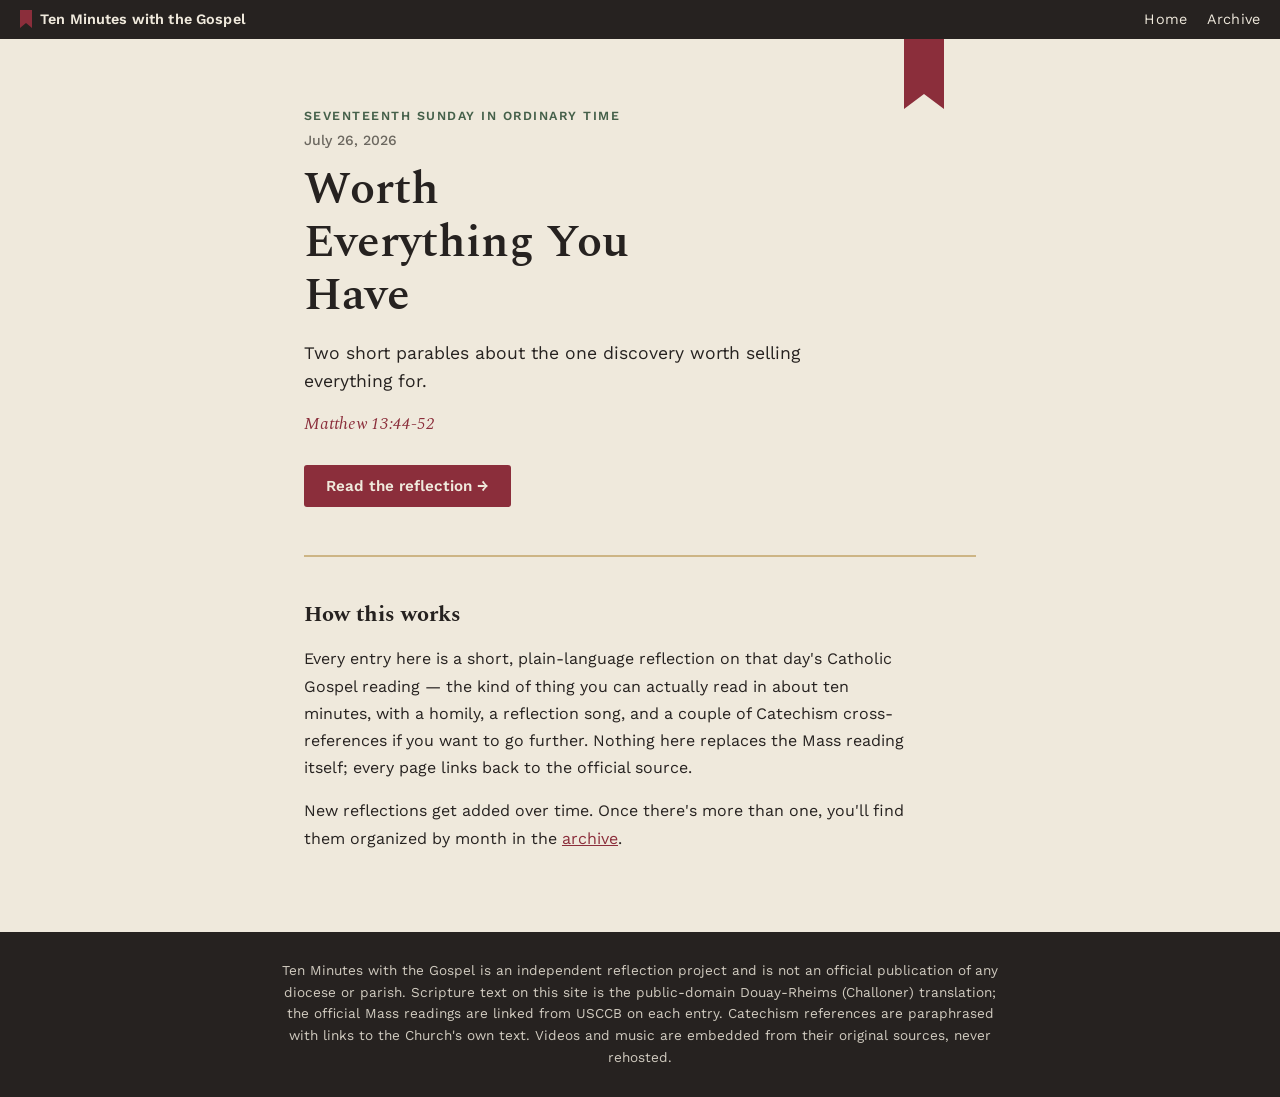
<file: index.html>
<!DOCTYPE html>
<html lang="en">
<head>
<meta charset="UTF-8">
<meta name="viewport" content="width=device-width, initial-scale=1.0">
<meta name="color-scheme" content="light">
<title>Ten Minutes with the Gospel</title>
<meta name="description" content="A short, honest reflection on each day's Catholic Gospel reading — for busy people who want ten minutes to actually sit with it.">

<meta property="og:type" content="website">
<meta property="og:title" content="Ten Minutes with the Gospel">
<meta property="og:description" content="A short, honest reflection on each day's Catholic Gospel reading.">
<meta property="og:image" content="https://allenvincentlucas.github.io/ten-minutes-with-the-gospel/og-image.png">
<meta property="og:url" content="https://allenvincentlucas.github.io/ten-minutes-with-the-gospel/">
<meta name="twitter:card" content="summary_large_image">
<meta name="twitter:title" content="Ten Minutes with the Gospel">
<meta name="twitter:image" content="https://allenvincentlucas.github.io/ten-minutes-with-the-gospel/og-image.png">
<meta name="twitter:description" content="A short, honest reflection on each day's Catholic Gospel reading.">

<link rel="preconnect" href="https://fonts.googleapis.com">
<link rel="preconnect" href="https://fonts.gstatic.com" crossorigin>
<link href="https://fonts.googleapis.com/css2?family=Spectral:ital,wght@0,400;0,500;0,600;1,400&family=Work+Sans:wght@400;500;600&display=swap" rel="stylesheet">

<link rel="icon" href="favicon.svg" type="image/svg+xml">
<link rel="icon" href="favicon-32.png" type="image/png" sizes="32x32">
<link rel="apple-touch-icon" href="apple-touch-icon.png">

<link rel="stylesheet" href="assets/tokens.css">
<link rel="stylesheet" href="assets/site-nav.css">
<link rel="stylesheet" href="style.css">
</head>
<body class="tmg-chrome">

<nav class="tmg-nav">
  <a class="tmg-nav__brand" href="index.html">
    <svg class="tmg-nav__ribbon" viewBox="0 0 12 18" aria-hidden="true">
      <path d="M0 0 H12 V18 L6 13 L0 18 Z" fill="var(--tmg-ribbon)"/>
    </svg>
    Ten Minutes with the Gospel
  </a>
  <div class="tmg-nav__links">
    <a href="index.html" aria-current="page">Home</a>
    <a href="archive/index.html">Archive</a>
  </div>
</nav>

<main>
  <section class="hero">
    <div class="hero__ribbon" aria-hidden="true">
      <svg viewBox="0 0 40 70" width="40" height="70">
        <path d="M0 0 H40 V70 L20 55 L0 70 Z" fill="var(--tmg-ribbon)"/>
      </svg>
    </div>

    <p class="eyebrow" id="hero-eyebrow">Today's ten minutes</p>
    <p class="hero__date" id="hero-date" hidden></p>
    <h1 id="hero-title">The first reflection is on its way</h1>
    <p class="hero__lede" id="hero-lede">
      Nothing's been posted yet — check back soon, or read on below to see how this site works.
    </p>
    <p class="hero__citation" id="hero-citation" hidden></p>
    <a class="btn" id="hero-cta" href="archive/index.html">Browse the archive</a>
  </section>

  <hr class="rule">

  <section class="about">
    <h2>How this works</h2>
    <p>
      Every entry here is a short, plain-language reflection on that day's
      Catholic Gospel reading — the kind of thing you can actually read in
      about ten minutes, with a homily, a reflection song, and a couple of
      Catechism cross-references if you want to go further. Nothing here
      replaces the Mass reading itself; every page links back to the
      official source.
    </p>
    <p>
      New reflections get added over time. Once there's more than one,
      you'll find them organized by month in the <a href="archive/index.html">archive</a>.
    </p>
  </section>
</main>

<footer class="tmg-footer">
  <div class="tmg-footer__row">
    Ten Minutes with the Gospel is an independent reflection project and is
    not an official publication of any diocese or parish. Scripture text on
    this site is the public-domain Douay-Rheims (Challoner) translation;
    the official Mass readings are linked from USCCB on each entry.
    Catechism references are paraphrased with links to the Church's own
    text. Videos and music are embedded from their original sources, never
    rehosted.
  </div>
</footer>

<script src="script.js"></script>
</body>
</html>
</file>
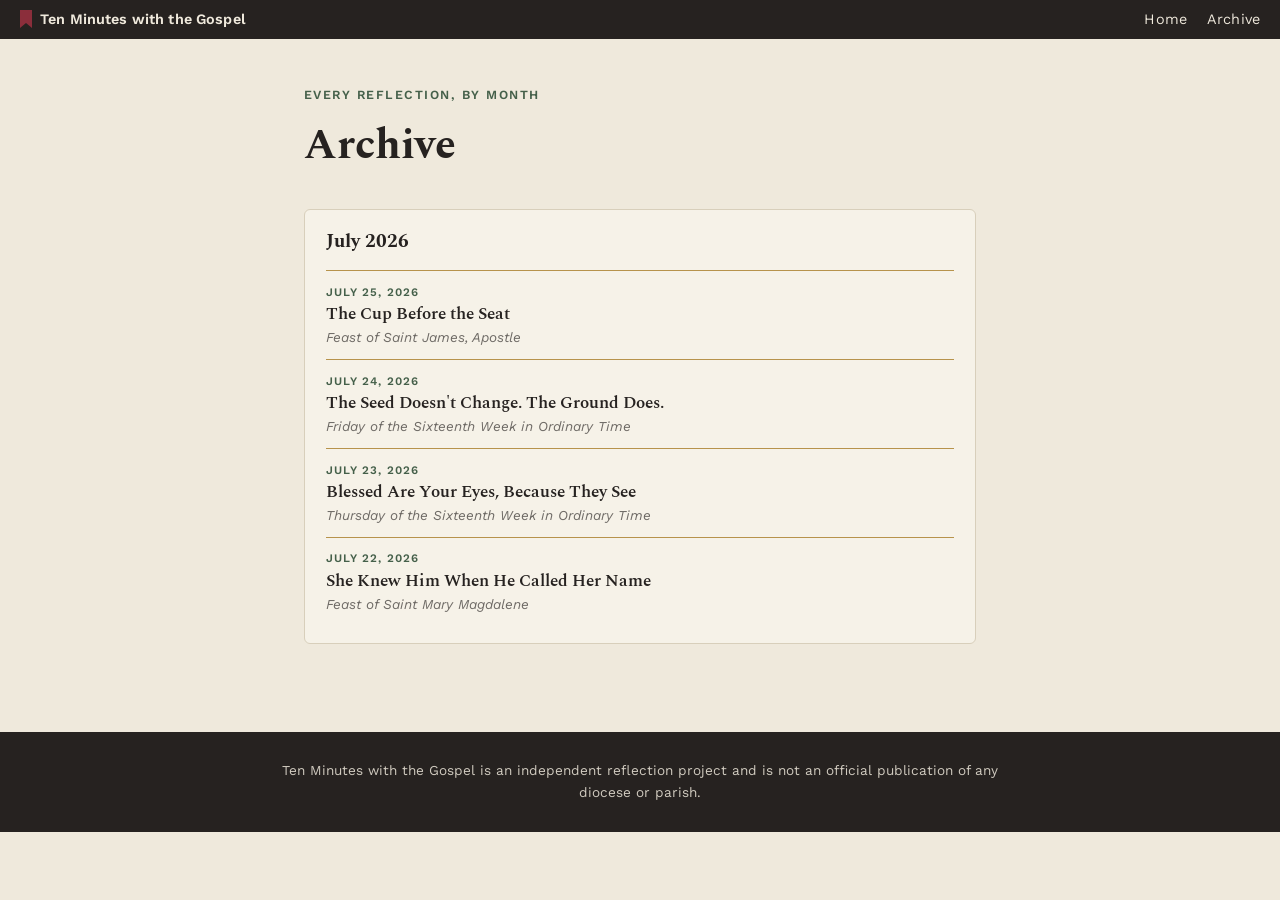
<file: archive/index.html>
<!DOCTYPE html>
<html lang="en">
<head>
<meta charset="UTF-8">
<meta name="viewport" content="width=device-width, initial-scale=1.0">
<meta name="color-scheme" content="light">
<title>Archive — Ten Minutes with the Gospel</title>
<meta name="description" content="Every Gospel reflection, organized by month.">

<link rel="preconnect" href="https://fonts.googleapis.com">
<link rel="preconnect" href="https://fonts.gstatic.com" crossorigin>
<link href="https://fonts.googleapis.com/css2?family=Spectral:ital,wght@0,400;0,500;0,600;1,400&family=Work+Sans:wght@400;500;600&display=swap" rel="stylesheet">

<link rel="stylesheet" href="../assets/tokens.css">
<link rel="stylesheet" href="../assets/site-nav.css">
<link rel="stylesheet" href="style.css">
</head>
<body class="tmg-chrome">

<nav class="tmg-nav">
  <a class="tmg-nav__brand" href="../index.html">
    <svg class="tmg-nav__ribbon" viewBox="0 0 12 18" aria-hidden="true">
      <path d="M0 0 H12 V18 L6 13 L0 18 Z" fill="var(--tmg-ribbon)"/>
    </svg>
    Ten Minutes with the Gospel
  </a>
  <div class="tmg-nav__links">
    <a href="../index.html">Home</a>
    <a href="index.html" aria-current="page">Archive</a>
  </div>
</nav>

<main>
  <p class="eyebrow">Every reflection, by month</p>
  <h1>Archive</h1>

  <div id="archive-list">
    <p class="empty-note">
      Nothing here yet — the archive fills in as new reflections are posted.
    </p>
  </div>
</main>

<footer class="tmg-footer">
  <div class="tmg-footer__row">
    Ten Minutes with the Gospel is an independent reflection project and is
    not an official publication of any diocese or parish.
  </div>
</footer>

<script src="script.js"></script>
</body>
</html>
</file>
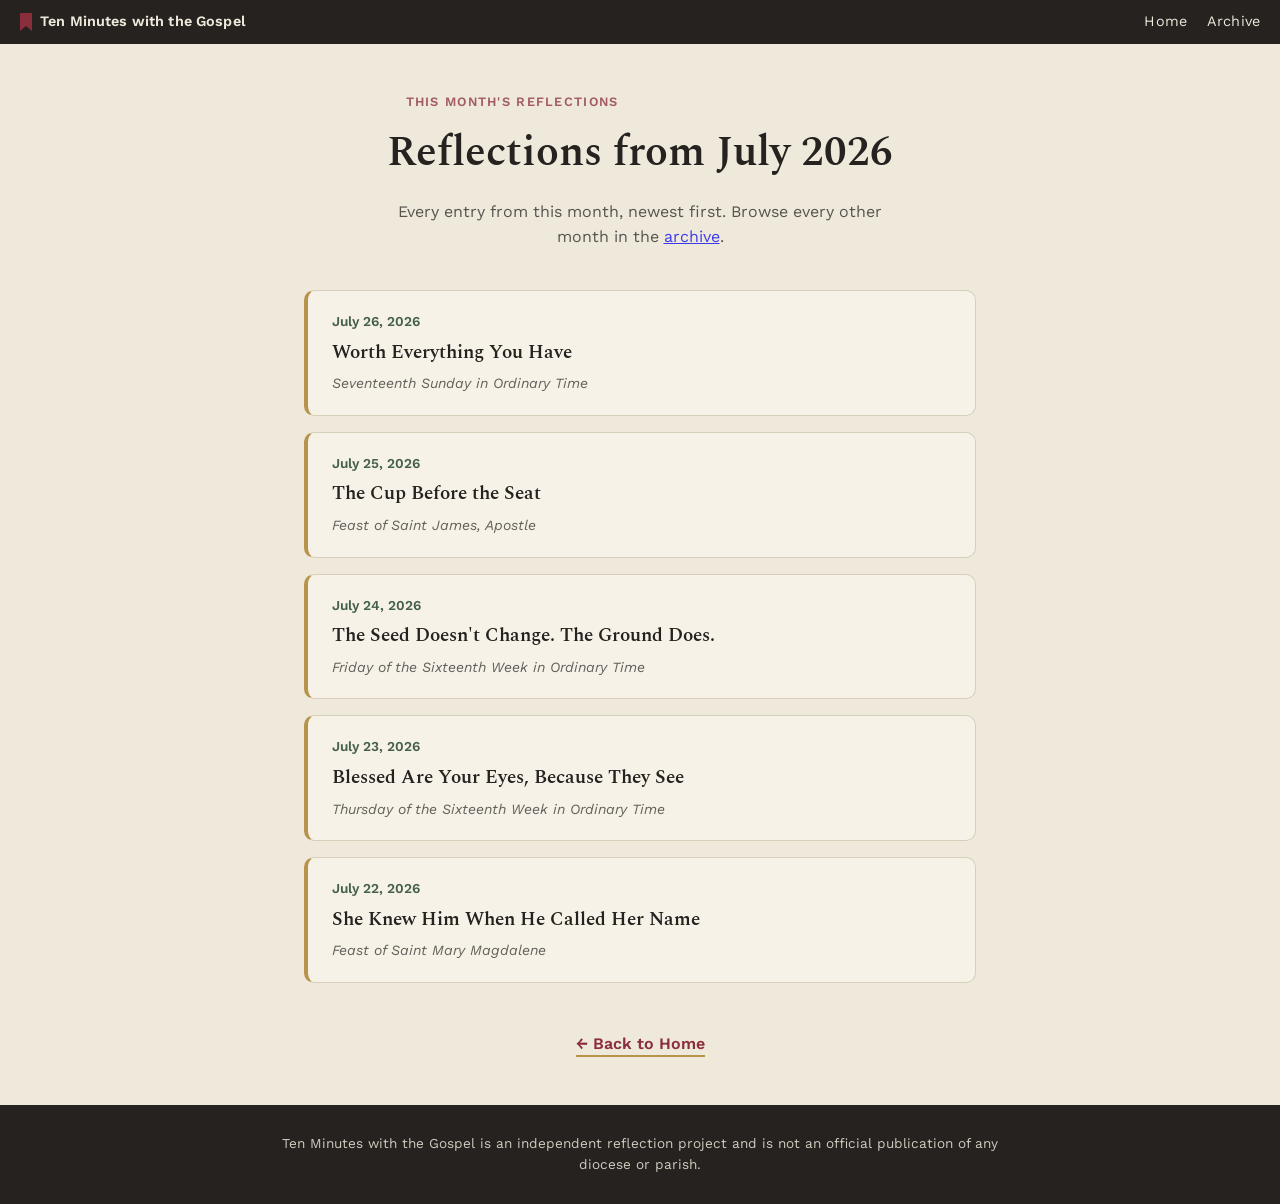
<file: 2026/07/index.html>
<!DOCTYPE html>
<html lang="en">
<head>
<meta charset="UTF-8">
<meta name="viewport" content="width=device-width, initial-scale=1.0">
<meta name="color-scheme" content="light">
<title>Reflections This Month — Ten Minutes with the Gospel</title>
<meta name="description" content="All of this month's Gospel reflections from Ten Minutes with the Gospel.">

<link rel="preconnect" href="https://fonts.googleapis.com">
<link rel="preconnect" href="https://fonts.gstatic.com" crossorigin>
<link href="https://fonts.googleapis.com/css2?family=Spectral:ital,wght@0,400;0,500;0,600;1,400&family=Work+Sans:wght@400;500;600&display=swap" rel="stylesheet">
<link rel="stylesheet" href="../../assets/tokens.css">
<link rel="stylesheet" href="../../assets/site-nav.css">
<link rel="stylesheet" href="../../month-page.css">
<link rel="icon" href="../../favicon.svg" type="image/svg+xml">
<link rel="icon" href="../../favicon-32.png" type="image/png" sizes="32x32">
<link rel="apple-touch-icon" href="../../apple-touch-icon.png">
</head>
<body class="tmg-chrome" style="background:#efe9dc;">

<nav class="tmg-nav">
  <a class="tmg-nav__brand" href="../../index.html">
    <svg class="tmg-nav__ribbon" viewBox="0 0 12 18" aria-hidden="true">
      <path d="M0 0 H12 V18 L6 13 L0 18 Z" fill="var(--tmg-ribbon)"/>
    </svg>
    Ten Minutes with the Gospel
  </a>
  <div class="tmg-nav__links">
    <a href="../../index.html">Home</a>
    <a href="../../archive/index.html">Archive</a>
  </div>
</nav>

<main class="month-wrap">
  <section class="month-hero">
    <p class="eyebrow">This Month's Reflections</p>
    <h1 id="month-title">Reflections</h1>
    <p>Every entry from this month, newest first. Browse every other month in the <a href="../../archive/index.html">archive</a>.</p>
  </section>

  <div id="month-entries" class="month-entries">
    <p class="empty-note">Loading this month's reflections…</p>
  </div>

  <div class="month-nav-back">
    <a href="../../index.html">&larr; Back to Home</a>
  </div>
</main>

<footer class="tmg-footer">
  <div class="tmg-footer__row">
    Ten Minutes with the Gospel is an independent reflection project and is
    not an official publication of any diocese or parish.
  </div>
</footer>

<script src="../../month-page.js"></script>
</body>
</html>
</file>
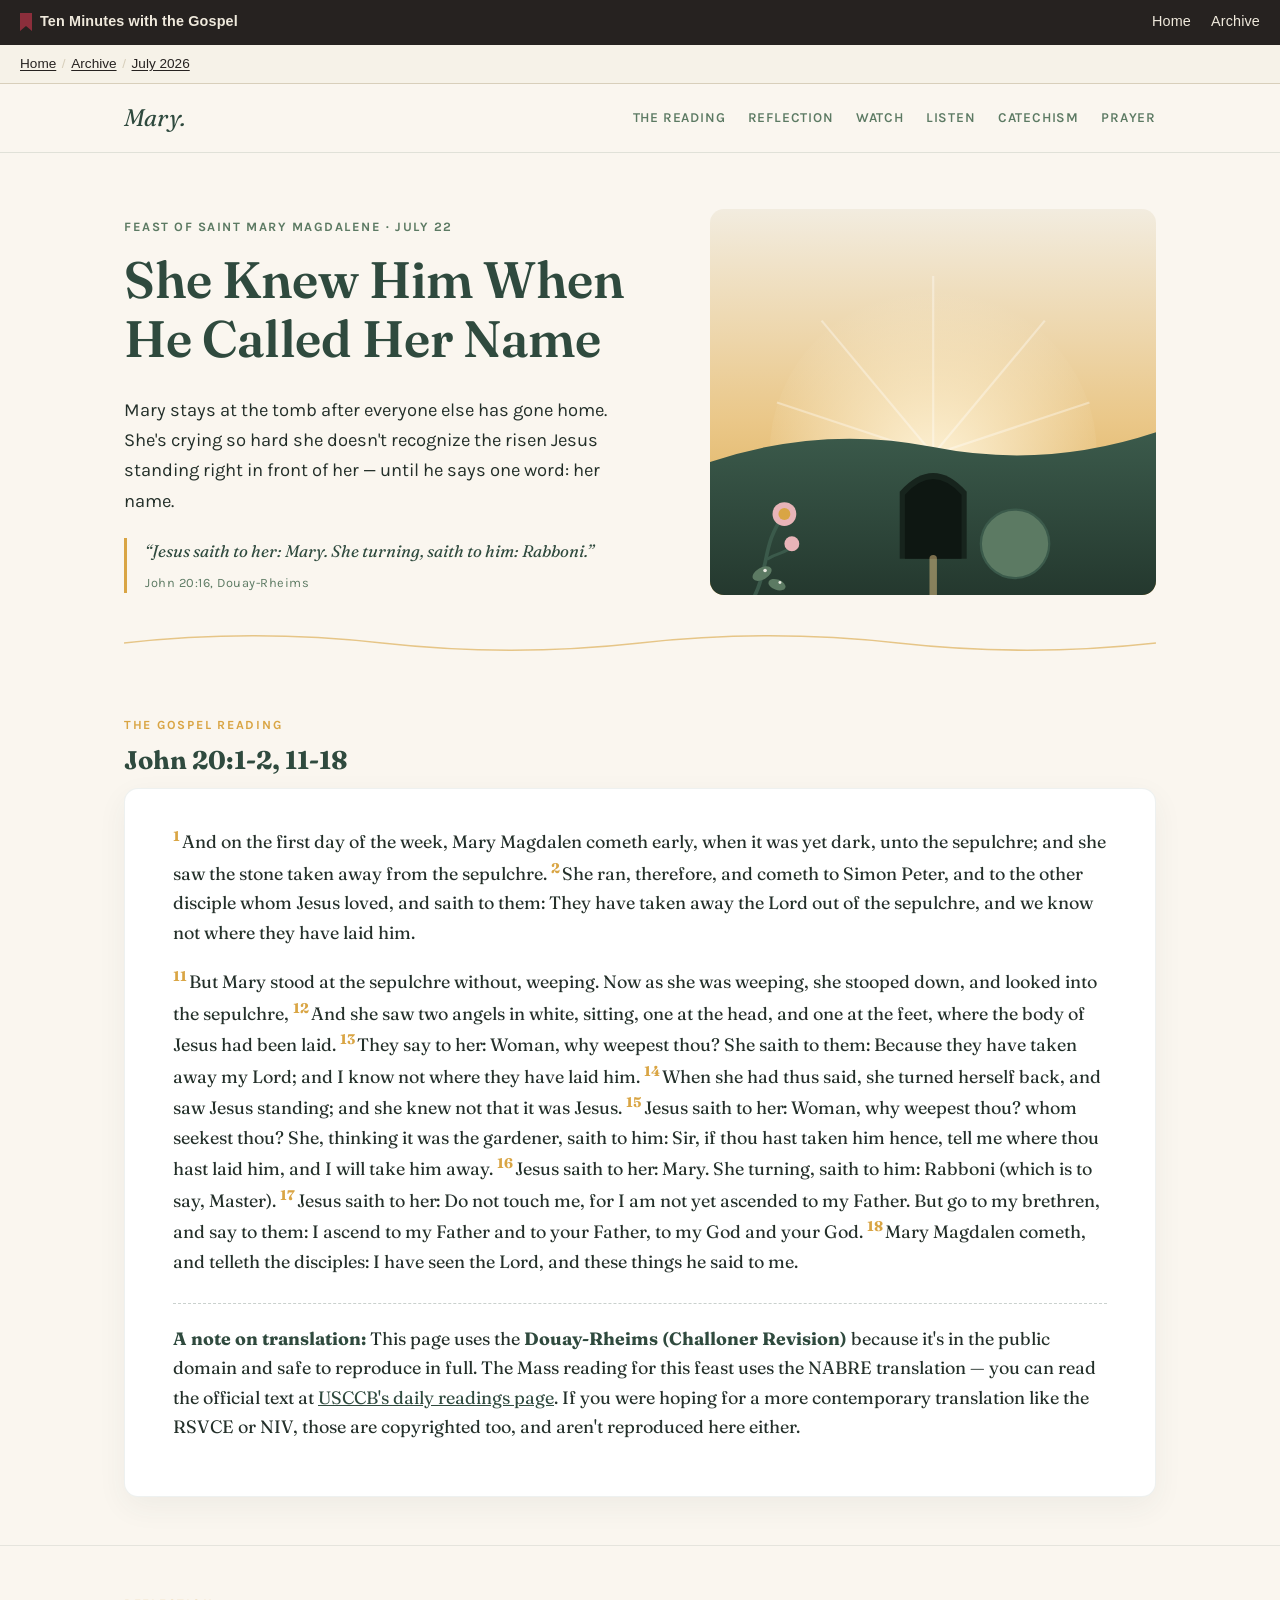
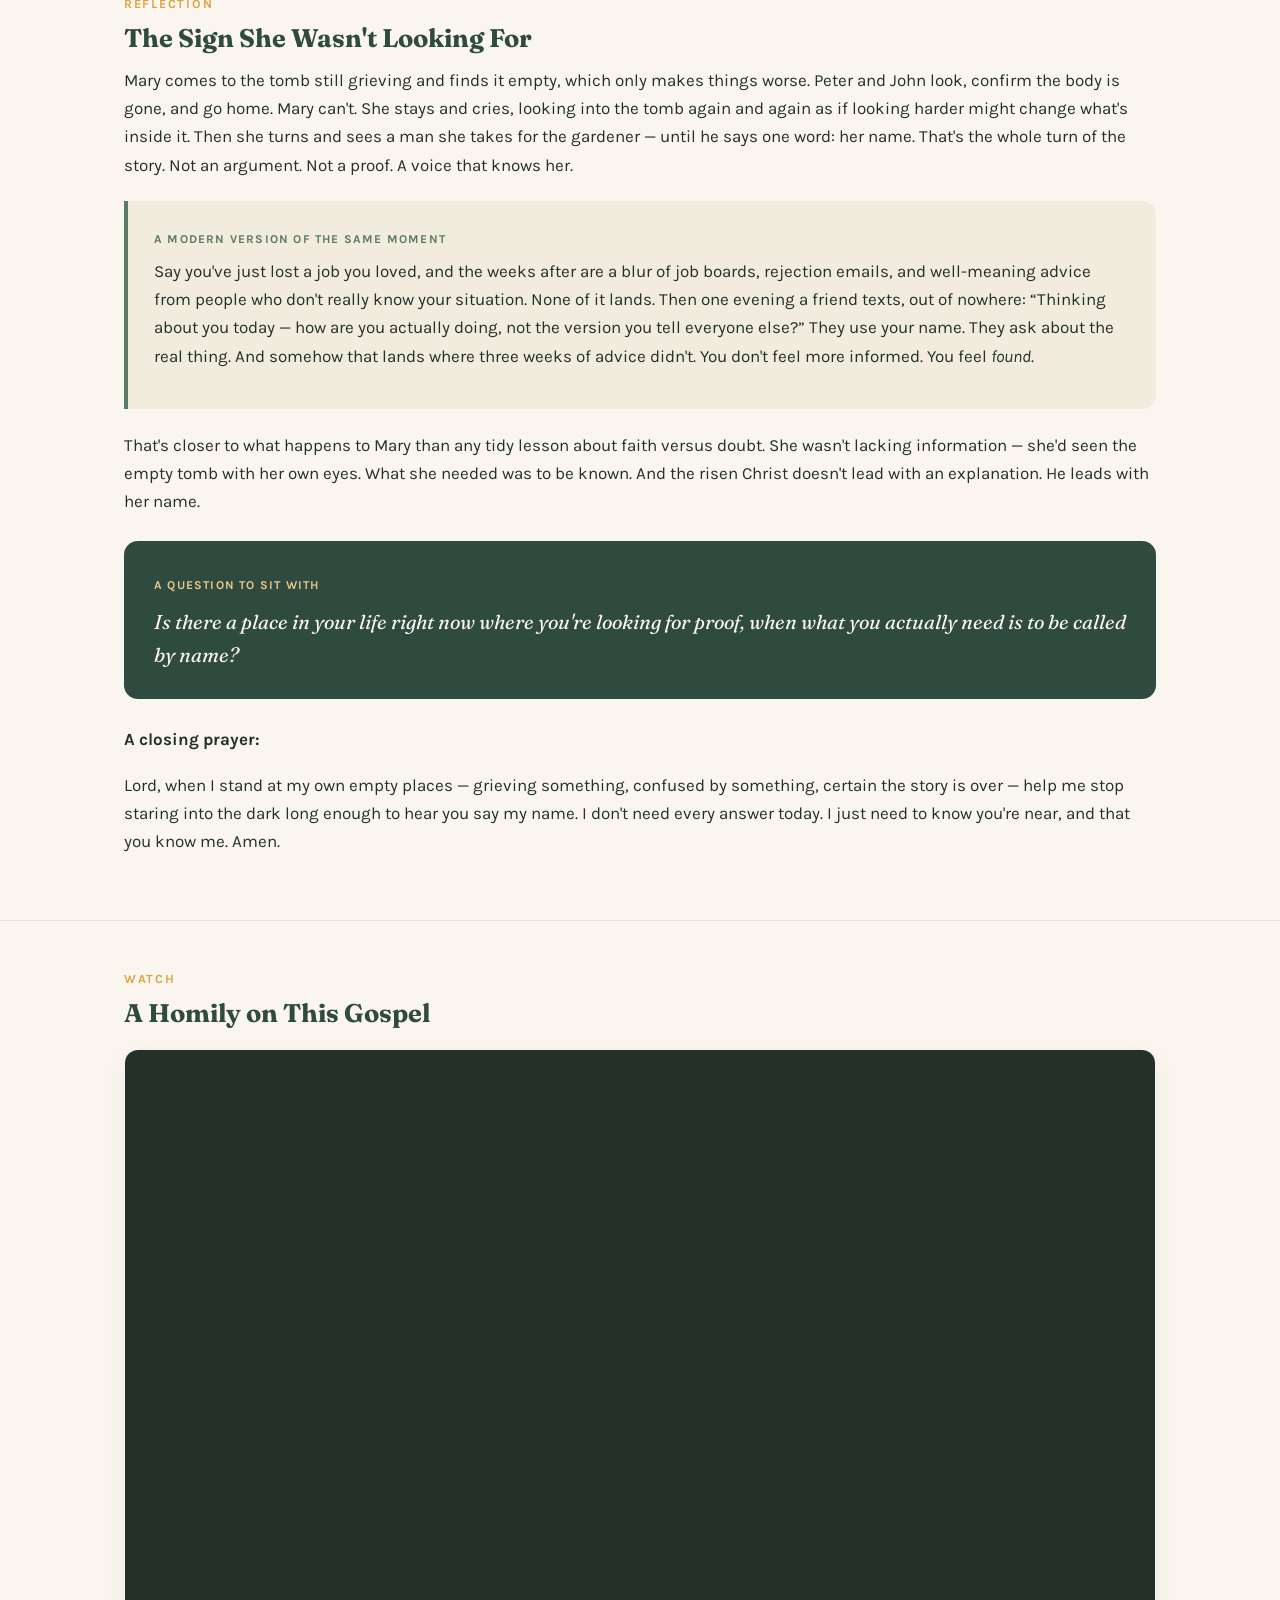
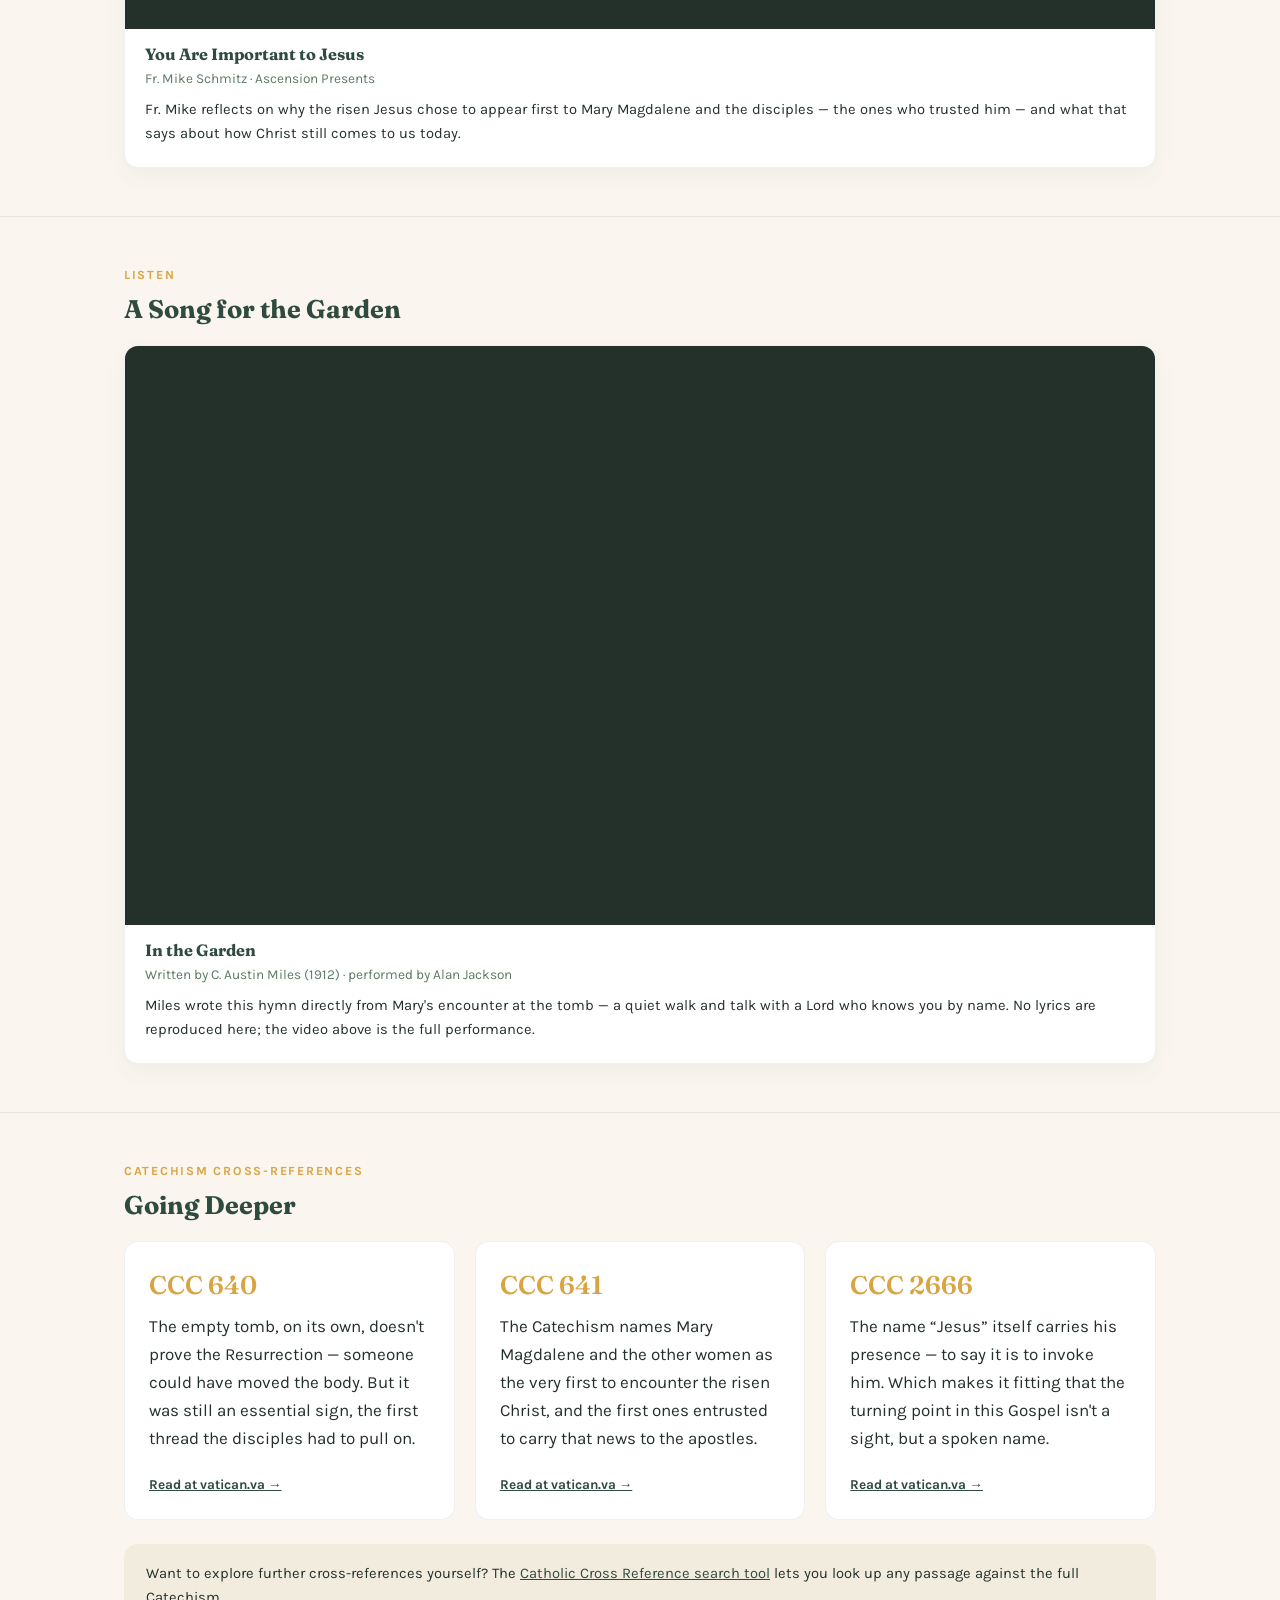
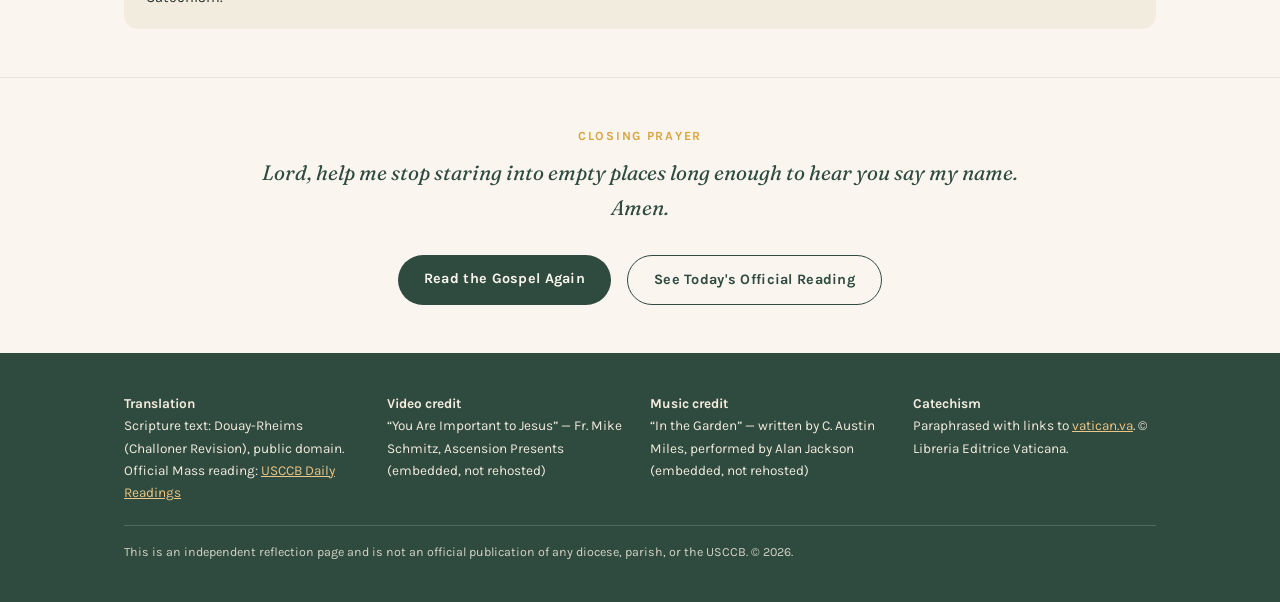
<file: 2026/07/22/index.html>
<!DOCTYPE html>
<html lang="en">
<head>
<meta charset="UTF-8">
<meta name="viewport" content="width=device-width, initial-scale=1.0">
<meta name="color-scheme" content="light">
<title>She Knew Him When He Called Her Name — Feast of St. Mary Magdalene</title>
<meta name="description" content="A reflection on John 20:1-2, 11-18: Mary Magdalene at the empty tomb, and the moment Jesus calls her by name.">

<!-- Open Graph / Twitter Card -->
<meta property="og:type" content="website">
<meta property="og:title" content="She Knew Him When He Called Her Name">
<meta property="og:description" content="A Gospel reflection for the Feast of St. Mary Magdalene: grief at the tomb, and the voice that turns it into recognition.">
<meta property="og:image" content="https://allenvincentlucas.github.io/ten-minutes-with-the-gospel/2026/07/22/og-image.png">
<meta property="og:url" content="https://allenvincentlucas.github.io/ten-minutes-with-the-gospel/2026/07/22/">
<meta name="twitter:card" content="summary_large_image">
<meta name="twitter:title" content="She Knew Him When He Called Her Name">
<meta name="twitter:description" content="A Gospel reflection for the Feast of St. Mary Magdalene: grief at the tomb, and the voice that turns it into recognition.">
<meta name="twitter:image" content="https://allenvincentlucas.github.io/ten-minutes-with-the-gospel/2026/07/22/og-image.png">

<link rel="preconnect" href="https://fonts.googleapis.com">
<link rel="preconnect" href="https://fonts.gstatic.com" crossorigin>
<link href="https://fonts.googleapis.com/css2?family=Fraunces:ital,wght@0,400;0,600;1,500&family=Karla:wght@400;500;700&display=swap" rel="stylesheet">
<link rel="stylesheet" href="../../../assets/tokens.css">
<link rel="stylesheet" href="../../../assets/site-nav.css">
<link rel="stylesheet" href="style.css">
</head>
<body>

<nav class="tmg-nav">
  <a class="tmg-nav__brand" href="../../../index.html">
    <svg class="tmg-nav__ribbon" viewBox="0 0 12 18" aria-hidden="true">
      <path d="M0 0 H12 V18 L6 13 L0 18 Z" fill="var(--tmg-ribbon)"/>
    </svg>
    Ten Minutes with the Gospel
  </a>
  <div class="tmg-nav__links">
    <a href="../../../index.html">Home</a>
    <a href="../../../archive/index.html">Archive</a>
  </div>
</nav>

<div class="tmg-breadcrumb">
  <a href="../../../index.html">Home</a><span aria-hidden="true">/</span><a href="../../../archive/index.html">Archive</a><span aria-hidden="true">/</span><a href="../index.html">July 2026</a>
</div>

<header class="site-header">
  <div class="wrap">
    <div class="brand">Mary.</div>
    <nav class="site-nav">
      <a href="#reading">The Reading</a>
      <a href="#reflection">Reflection</a>
      <a href="#watch">Watch</a>
      <a href="#listen">Listen</a>
      <a href="#catechism">Catechism</a>
      <a href="#prayer">Prayer</a>
    </nav>
  </div>
</header>

<section class="hero">
  <div class="wrap">
    <div class="hero-copy">
      <span class="eyebrow">Feast of Saint Mary Magdalene &middot; July 22</span>
      <h1>She Knew Him When He Called Her Name</h1>
      <p class="lede">Mary stays at the tomb after everyone else has gone home. She's crying so hard she doesn't recognize the risen Jesus standing right in front of her — until he says one word: her name.</p>
      <blockquote class="pull-quote">
        &ldquo;Jesus saith to her: Mary. She turning, saith to him: Rabboni.&rdquo;
        <cite>John 20:16, Douay-Rheims</cite>
      </blockquote>
    </div>
    <div class="hero-art">
      <svg viewBox="0 0 600 520" xmlns="http://www.w3.org/2000/svg" role="img" aria-label="A garden at dawn with an open tomb, sunrise light, and a rose branch heavy with dew">
        <defs>
          <linearGradient id="sky" x1="0" y1="0" x2="0" y2="1">
            <stop offset="0%" stop-color="#F2ECDF"/>
            <stop offset="55%" stop-color="#EAC788"/>
            <stop offset="100%" stop-color="#D9A544"/>
          </linearGradient>
          <radialGradient id="glow" cx="50%" cy="55%" r="55%">
            <stop offset="0%" stop-color="#FFF6DE" stop-opacity="0.95"/>
            <stop offset="100%" stop-color="#FFF6DE" stop-opacity="0"/>
          </radialGradient>
          <linearGradient id="hill" x1="0" y1="0" x2="0" y2="1">
            <stop offset="0%" stop-color="#3B5A4B"/>
            <stop offset="100%" stop-color="#24382E"/>
          </linearGradient>
        </defs>

        <rect x="0" y="0" width="600" height="520" fill="url(#sky)"/>

        <!-- sunrise glow behind the hill -->
        <circle cx="300" cy="330" r="220" fill="url(#glow)"/>

        <!-- rays -->
        <g stroke="#FFFFFF" stroke-opacity="0.35" stroke-width="3">
          <line x1="300" y1="330" x2="150" y2="150"/>
          <line x1="300" y1="330" x2="300" y2="90"/>
          <line x1="300" y1="330" x2="450" y2="150"/>
          <line x1="300" y1="330" x2="90" y2="260"/>
          <line x1="300" y1="330" x2="510" y2="260"/>
        </g>

        <!-- distant garden hill -->
        <path d="M0,340 Q150,290 300,320 T600,300 L600,520 L0,520 Z" fill="url(#hill)"/>

        <!-- tomb archway -->
        <path d="M255,470 L255,380 Q300,330 345,380 L345,470 Z" fill="#17241D"/>
        <path d="M262,470 L262,384 Q300,342 338,384 L338,470 Z" fill="#0E1712"/>

        <!-- rolled stone -->
        <circle cx="410" cy="450" r="46" fill="#5C7A63"/>
        <circle cx="410" cy="450" r="46" fill="none" stroke="#3B5A4B" stroke-width="3"/>

        <!-- path through the garden -->
        <path d="M300,470 Q300,500 300,520" stroke="#EAC788" stroke-width="10" stroke-linecap="round" fill="none" opacity="0.5"/>

        <!-- rose branch, foreground -->
        <g transform="translate(60,410)">
          <path d="M0,110 C20,70 10,40 40,0" stroke="#3B5A4B" stroke-width="5" fill="none" stroke-linecap="round"/>
          <path d="M18,60 C34,50 44,54 50,40" stroke="#3B5A4B" stroke-width="4" fill="none" stroke-linecap="round"/>
          <circle cx="40" cy="0" r="16" fill="#E8B4B8"/>
          <circle cx="40" cy="0" r="8" fill="#D9A544"/>
          <circle cx="50" cy="40" r="10" fill="#E8B4B8"/>
          <ellipse cx="10" cy="80" rx="14" ry="8" fill="#5C7A63" transform="rotate(-30 10 80)"/>
          <ellipse cx="30" cy="95" rx="12" ry="7" fill="#5C7A63" transform="rotate(20 30 95)"/>
          <!-- dew drops -->
          <circle cx="14" cy="76" r="2.4" fill="#FAF6EF" opacity="0.9"/>
          <circle cx="34" cy="92" r="2" fill="#FAF6EF" opacity="0.9"/>
        </g>
      </svg>
    </div>
  </div>
</section>

<div class="divider">
  <div class="wrap">
    <svg viewBox="0 0 1080 40" xmlns="http://www.w3.org/2000/svg" preserveAspectRatio="none" style="width:100%;height:32px;" aria-hidden="true">
      <path d="M0,20 Q135,2 270,20 T540,20 T810,20 T1080,20" fill="none" stroke="#D9A544" stroke-width="2" opacity="0.6"/>
    </svg>
  </div>
</div>

<section class="block" id="reading">
  <div class="wrap">
    <span class="section-label">The Gospel Reading</span>
    <h2>John 20:1-2, 11-18</h2>
    <div class="reading-card">
      <p><span class="verse-num">1</span>And on the first day of the week, Mary Magdalen cometh early, when it was yet dark, unto the sepulchre; and she saw the stone taken away from the sepulchre. <span class="verse-num">2</span>She ran, therefore, and cometh to Simon Peter, and to the other disciple whom Jesus loved, and saith to them: They have taken away the Lord out of the sepulchre, and we know not where they have laid him.</p>
      <p><span class="verse-num">11</span>But Mary stood at the sepulchre without, weeping. Now as she was weeping, she stooped down, and looked into the sepulchre, <span class="verse-num">12</span>And she saw two angels in white, sitting, one at the head, and one at the feet, where the body of Jesus had been laid. <span class="verse-num">13</span>They say to her: Woman, why weepest thou? She saith to them: Because they have taken away my Lord; and I know not where they have laid him. <span class="verse-num">14</span>When she had thus said, she turned herself back, and saw Jesus standing; and she knew not that it was Jesus. <span class="verse-num">15</span>Jesus saith to her: Woman, why weepest thou? whom seekest thou? She, thinking it was the gardener, saith to him: Sir, if thou hast taken him hence, tell me where thou hast laid him, and I will take him away. <span class="verse-num">16</span>Jesus saith to her: Mary. She turning, saith to him: Rabboni (which is to say, Master). <span class="verse-num">17</span>Jesus saith to her: Do not touch me, for I am not yet ascended to my Father. But go to my brethren, and say to them: I ascend to my Father and to your Father, to my God and your God. <span class="verse-num">18</span>Mary Magdalen cometh, and telleth the disciples: I have seen the Lord, and these things he said to me.</p>

      <div class="translation-note">
        <p><strong>A note on translation:</strong> This page uses the <strong>Douay-Rheims (Challoner Revision)</strong> because it's in the public domain and safe to reproduce in full. The Mass reading for this feast uses the NABRE translation &mdash; you can read the official text at <a href="https://bible.usccb.org/bible/readings/072226.cfm" target="_blank" rel="noopener">USCCB's daily readings page</a>. If you were hoping for a more contemporary translation like the RSVCE or NIV, those are copyrighted too, and aren't reproduced here either.</p>
      </div>
    </div>
  </div>
</section>

<section class="block" id="reflection">
  <div class="wrap">
    <span class="section-label">Reflection</span>
    <h2>The Sign She Wasn't Looking For</h2>
    <p>Mary comes to the tomb still grieving and finds it empty, which only makes things worse. Peter and John look, confirm the body is gone, and go home. Mary can't. She stays and cries, looking into the tomb again and again as if looking harder might change what's inside it. Then she turns and sees a man she takes for the gardener &mdash; until he says one word: her name. That's the whole turn of the story. Not an argument. Not a proof. A voice that knows her.</p>

    <div class="scenario-box">
      <span class="tag">A modern version of the same moment</span>
      <p>Say you've just lost a job you loved, and the weeks after are a blur of job boards, rejection emails, and well-meaning advice from people who don't really know your situation. None of it lands. Then one evening a friend texts, out of nowhere: &ldquo;Thinking about you today &mdash; how are you actually doing, not the version you tell everyone else?&rdquo; They use your name. They ask about the real thing. And somehow that lands where three weeks of advice didn't. You don't feel more informed. You feel <em>found</em>.</p>
    </div>

    <p>That's closer to what happens to Mary than any tidy lesson about faith versus doubt. She wasn't lacking information &mdash; she'd seen the empty tomb with her own eyes. What she needed was to be known. And the risen Christ doesn't lead with an explanation. He leads with her name.</p>

    <div class="question-callout">
      <span class="tag">A question to sit with</span>
      <p>Is there a place in your life right now where you're looking for proof, when what you actually need is to be called by name?</p>
    </div>

    <p style="margin-top:26px;"><strong>A closing prayer:</strong></p>
    <p class="prayer-inline">Lord, when I stand at my own empty places &mdash; grieving something, confused by something, certain the story is over &mdash; help me stop staring into the dark long enough to hear you say my name. I don't need every answer today. I just need to know you're near, and that you know me. Amen.</p>
  </div>
</section>

<section class="block" id="watch">
  <div class="wrap">
    <span class="section-label">Watch</span>
    <h2>A Homily on This Gospel</h2>
    <div class="media-grid">
      <div class="media-card">
        <div class="embed">
          <iframe src="https://www.youtube.com/embed/N38gNrx6nU0" title="Ascension Presents: Fr. Mike Schmitz on Jesus appearing first to Mary Magdalene" allowfullscreen loading="lazy"></iframe>
        </div>
        <div class="meta">
          <h3>You Are Important to Jesus</h3>
          <p class="credit">Fr. Mike Schmitz &middot; Ascension Presents</p>
          <p class="why">Fr. Mike reflects on why the risen Jesus chose to appear first to Mary Magdalene and the disciples &mdash; the ones who trusted him &mdash; and what that says about how Christ still comes to us today.</p>
        </div>
      </div>
    </div>
  </div>
</section>

<section class="block" id="listen">
  <div class="wrap">
    <span class="section-label">Listen</span>
    <h2>A Song for the Garden</h2>
    <div class="media-grid">
      <div class="media-card">
        <div class="embed">
          <iframe src="https://www.youtube.com/embed/hhIGIfsLxVk" title="Alan Jackson performs In the Garden" allowfullscreen loading="lazy"></iframe>
        </div>
        <div class="meta">
          <h3>In the Garden</h3>
          <p class="credit">Written by C. Austin Miles (1912) &middot; performed by Alan Jackson</p>
          <p class="why">Miles wrote this hymn directly from Mary's encounter at the tomb &mdash; a quiet walk and talk with a Lord who knows you by name. No lyrics are reproduced here; the video above is the full performance.</p>
        </div>
      </div>
    </div>
  </div>
</section>

<section class="block" id="catechism">
  <div class="wrap">
    <span class="section-label">Catechism Cross-References</span>
    <h2>Going Deeper</h2>
    <div class="ccc-grid">
      <div class="ccc-card">
        <span class="num">CCC 640</span>
        <p>The empty tomb, on its own, doesn't prove the Resurrection &mdash; someone could have moved the body. But it was still an essential sign, the first thread the disciples had to pull on.</p>
        <a href="https://www.vatican.va/archive/ENG0015/__P1S.HTM" target="_blank" rel="noopener">Read at vatican.va &rarr;</a>
      </div>
      <div class="ccc-card">
        <span class="num">CCC 641</span>
        <p>The Catechism names Mary Magdalene and the other women as the very first to encounter the risen Christ, and the first ones entrusted to carry that news to the apostles.</p>
        <a href="https://www.vatican.va/archive/ENG0015/__P1S.HTM" target="_blank" rel="noopener">Read at vatican.va &rarr;</a>
      </div>
      <div class="ccc-card">
        <span class="num">CCC 2666</span>
        <p>The name &ldquo;Jesus&rdquo; itself carries his presence &mdash; to say it is to invoke him. Which makes it fitting that the turning point in this Gospel isn't a sight, but a spoken name.</p>
        <a href="https://www.vatican.va/archive/ENG0015/__P9F.HTM" target="_blank" rel="noopener">Read at vatican.va &rarr;</a>
      </div>
    </div>
    <div class="ccc-callout">
      Want to explore further cross-references yourself? The <a href="https://www.catholiccrossreference.online/catechism/#!/search/John%2020%3A1-2%2C%2011-18" target="_blank" rel="noopener">Catholic Cross Reference search tool</a> lets you look up any passage against the full Catechism.
    </div>
  </div>
</section>

<section class="block prayer-block" id="prayer">
  <div class="wrap">
    <span class="section-label">Closing Prayer</span>
    <p class="prayer-text">Lord, help me stop staring into empty places long enough to hear you say my name. Amen.</p>
    <div class="cta-row">
      <a class="btn btn-primary" href="#reading">Read the Gospel Again</a>
      <a class="btn btn-secondary" href="https://bible.usccb.org/bible/readings/072226.cfm" target="_blank" rel="noopener">See Today's Official Reading</a>
    </div>
  </div>
</section>

<footer class="site-footer">
  <div class="wrap">
    <div class="foot-grid">
      <div>
        <strong>Translation</strong><br>
        Scripture text: Douay-Rheims (Challoner Revision), public domain.<br>
        Official Mass reading: <a href="https://bible.usccb.org/bible/readings/072226.cfm" target="_blank" rel="noopener">USCCB Daily Readings</a>
      </div>
      <div>
        <strong>Video credit</strong><br>
        &ldquo;You Are Important to Jesus&rdquo; &mdash; Fr. Mike Schmitz, Ascension Presents (embedded, not rehosted)
      </div>
      <div>
        <strong>Music credit</strong><br>
        &ldquo;In the Garden&rdquo; &mdash; written by C. Austin Miles, performed by Alan Jackson (embedded, not rehosted)
      </div>
      <div>
        <strong>Catechism</strong><br>
        Paraphrased with links to <a href="https://www.vatican.va/archive/ENG0015/__P1S.HTM" target="_blank" rel="noopener">vatican.va</a>. &copy; Libreria Editrice Vaticana.
      </div>
    </div>
    <div class="disclaimer">
      This is an independent reflection page and is not an official publication of any diocese, parish, or the USCCB. &copy; <span id="year"></span>.
    </div>
  </div>
</footer>

<script src="script.js"></script>
</body>
</html>
</file>
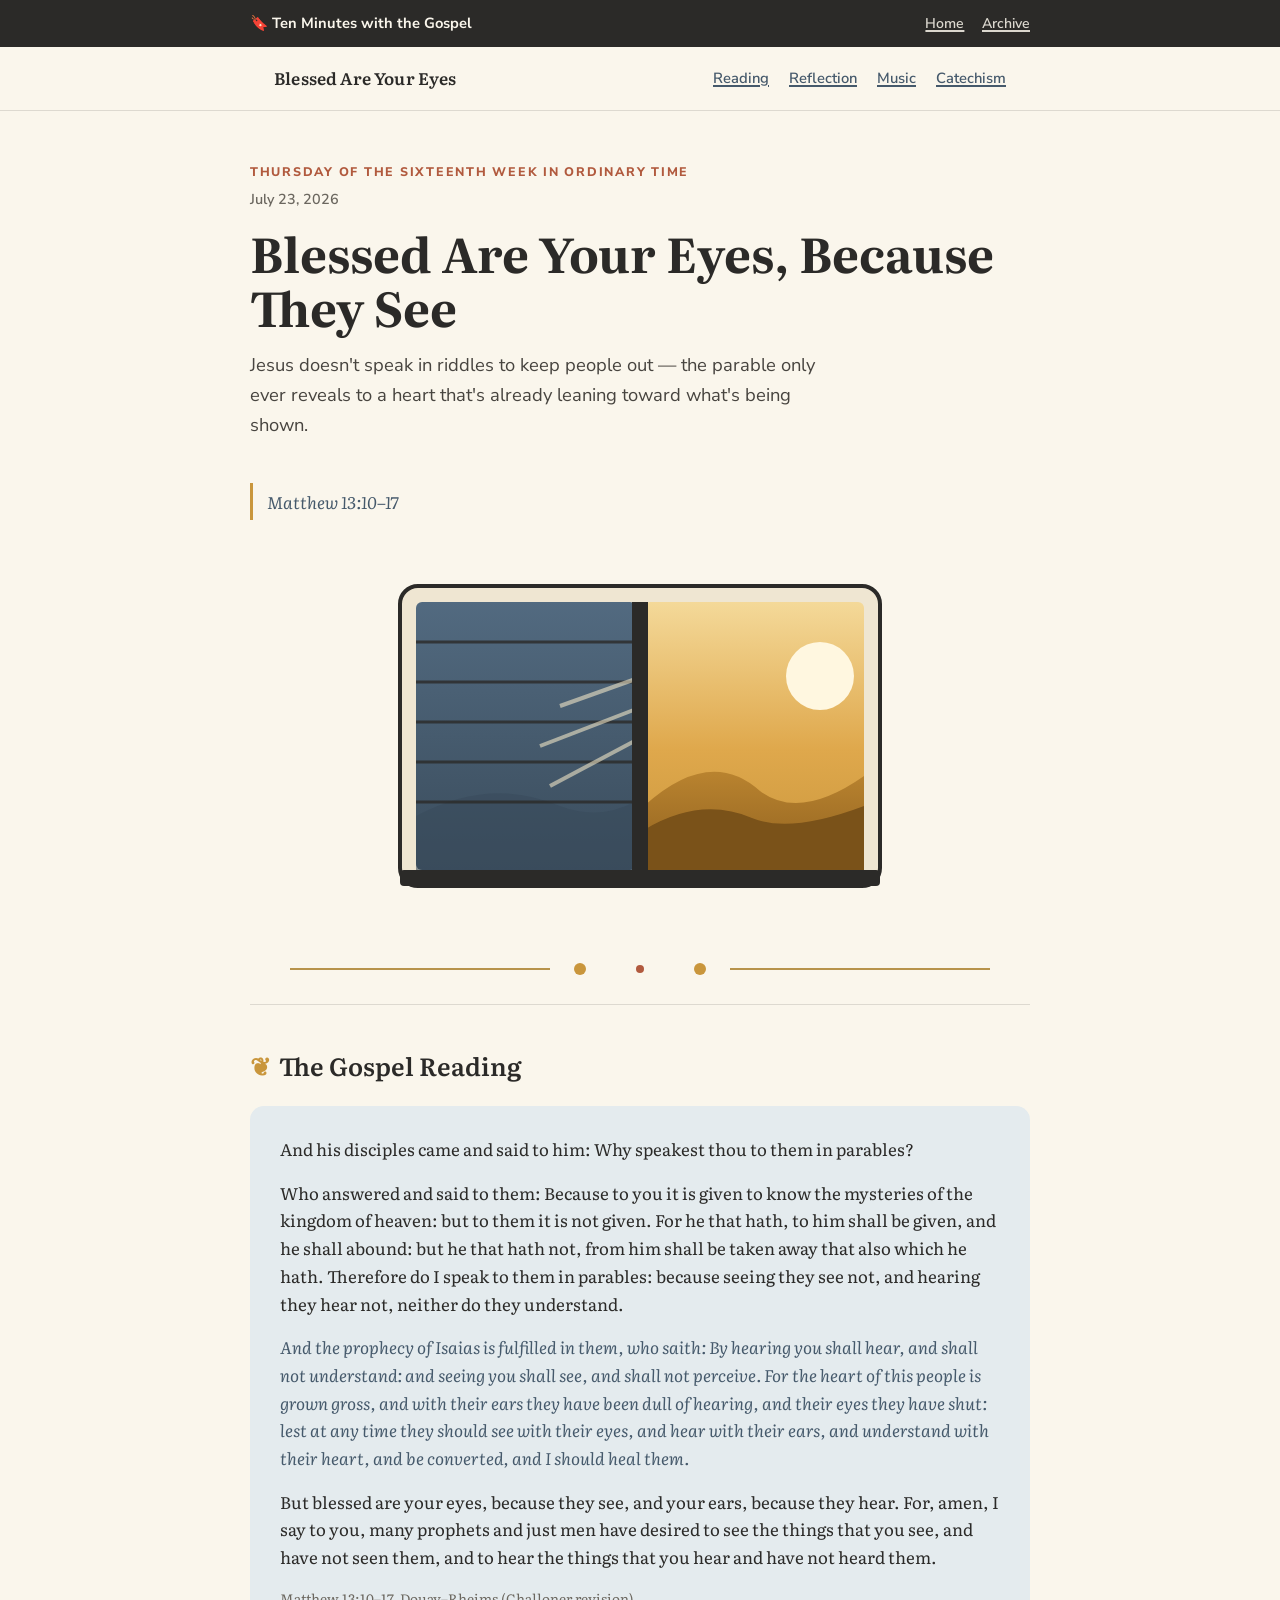
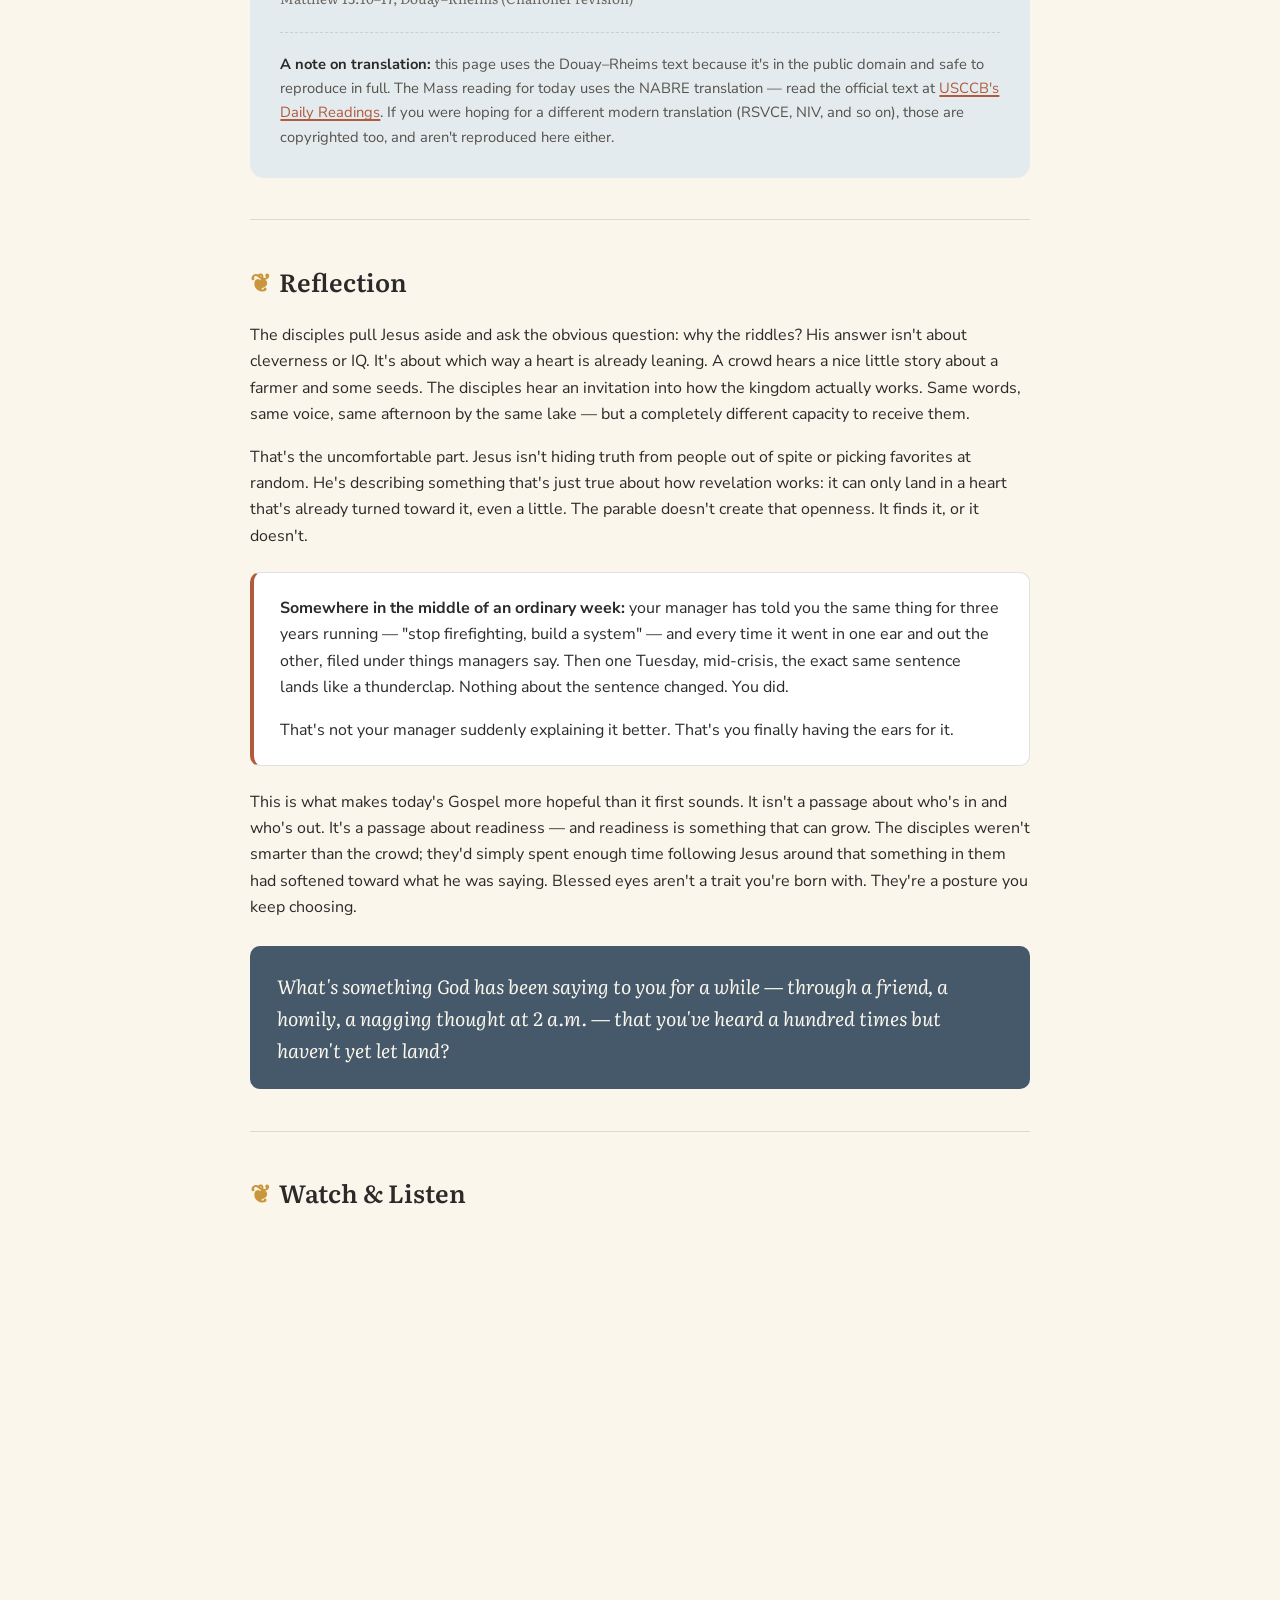
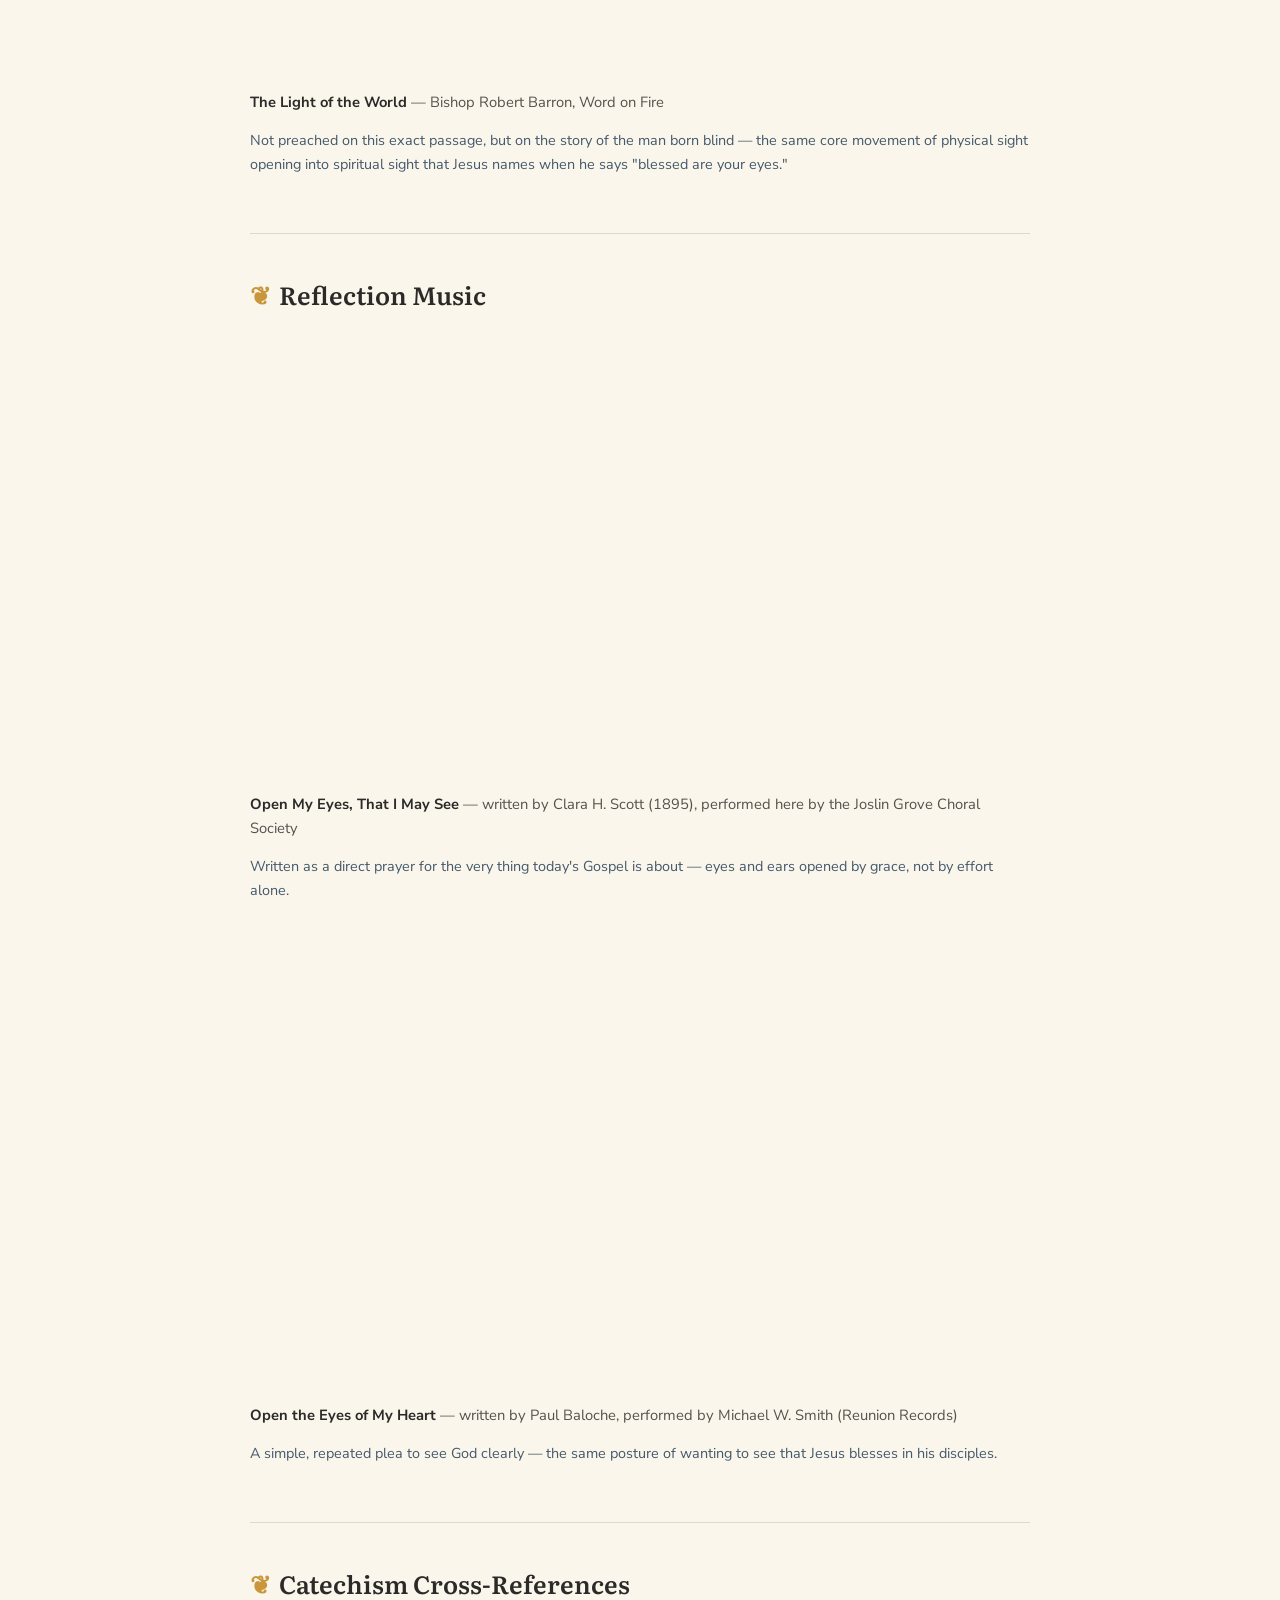
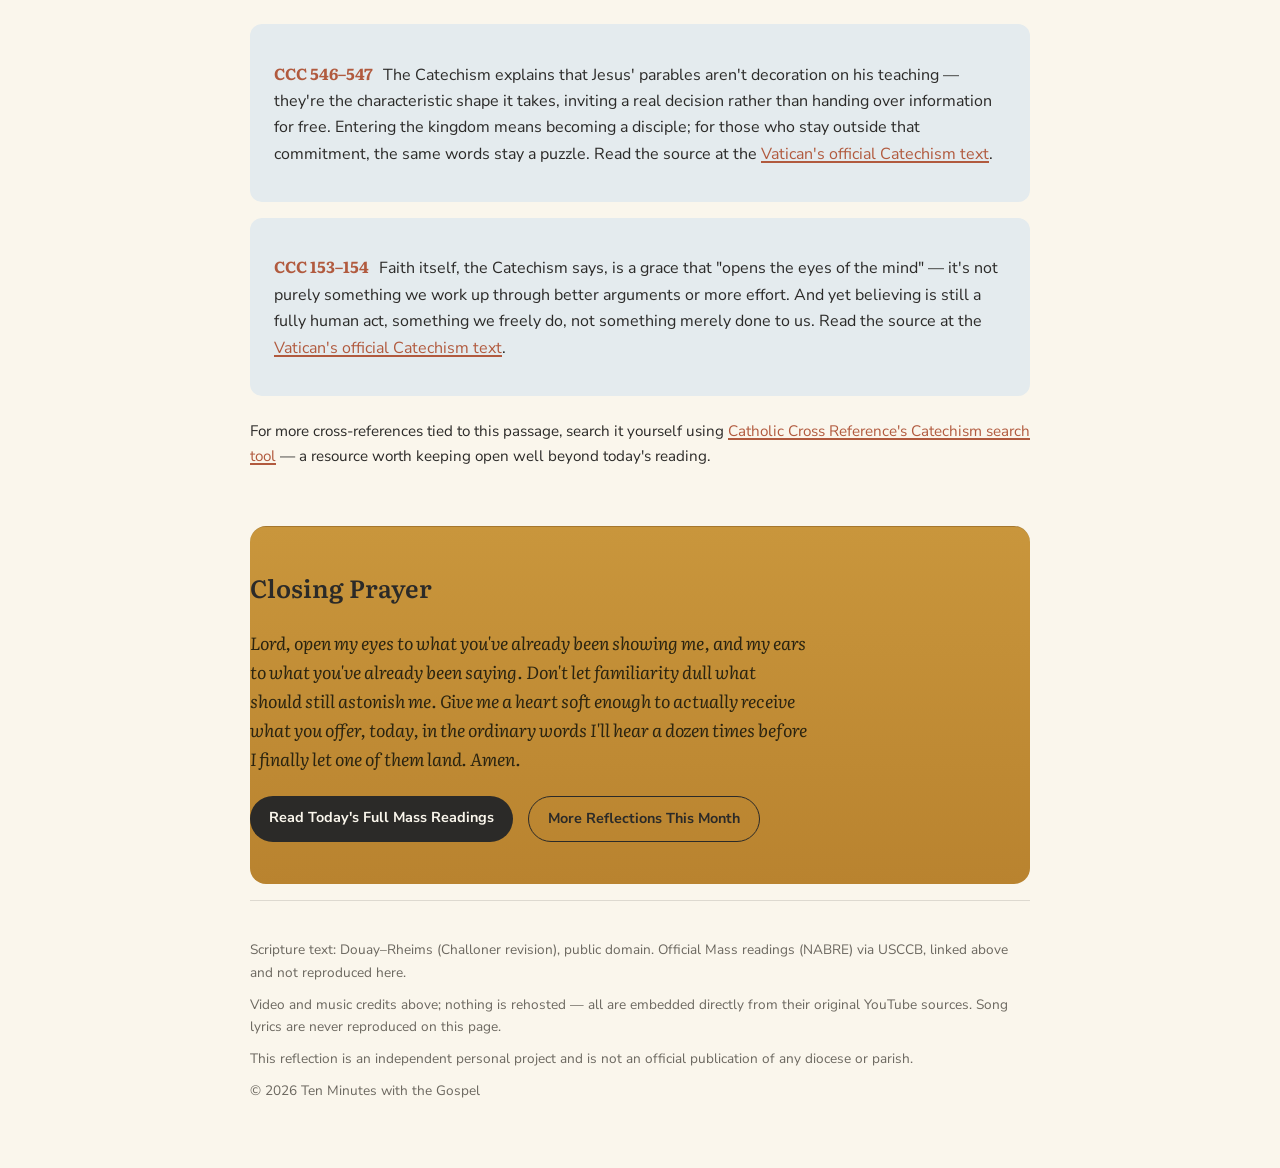
<file: 2026/07/23/index.html>
<!DOCTYPE html>
<html lang="en">
<head>
<meta charset="UTF-8">
<meta name="viewport" content="width=device-width, initial-scale=1.0">
<meta name="color-scheme" content="light">
<title>Blessed Are Your Eyes — Ten Minutes with the Gospel</title>
<meta name="description" content="A reflection on Matthew 13:10-17: parables don't hide the truth from us so much as meet us exactly where our hearts already stand.">

<!-- Open Graph / Twitter -->
<meta property="og:type" content="website">
<meta property="og:title" content="Blessed Are Your Eyes — Ten Minutes with the Gospel">
<meta property="og:description" content="Parables reveal to a heart already leaning toward what's being shown — a reflection on Matthew 13:10-17.">
<meta property="og:image" content="https://allenvincentlucas.github.io/ten-minutes-with-the-gospel/2026/07/23/og-image.png">
<meta property="og:url" content="https://allenvincentlucas.github.io/ten-minutes-with-the-gospel/2026/07/23/">
<meta name="twitter:card" content="summary_large_image">
<meta name="twitter:title" content="Blessed Are Your Eyes — Ten Minutes with the Gospel">
<meta name="twitter:description" content="Parables reveal to a heart already leaning toward what's being shown — a reflection on Matthew 13:10-17.">
<meta name="twitter:image" content="https://allenvincentlucas.github.io/ten-minutes-with-the-gospel/2026/07/23/og-image.png">

<link rel="stylesheet" href="style.css">
</head>
<body style="background:#faf6ec;">

<div class="site-chrome-bar">
  <div class="wrap site-chrome-inner">
    <a class="site-title" href="../../../index.html">&#128278; Ten Minutes with the Gospel</a>
    <nav class="site-chrome-nav">
      <a href="../../../index.html">Home</a>
      <a href="../../../archive/index.html">Archive</a>
    </nav>
  </div>
</div>

<header class="site-header">
  <div class="wrap">
    <a class="brand" href="../../../index.html">Blessed Are Your Eyes</a>
    <nav class="site-nav">
      <a href="#reading">Reading</a>
      <a href="#reflection">Reflection</a>
      <a href="#music">Music</a>
      <a href="#catechism">Catechism</a>
    </nav>
  </div>
</header>

<main>
  <section class="hero wrap">
    <p class="eyebrow">Thursday of the Sixteenth Week in Ordinary Time</p>
    <p class="date-line">July 23, 2026</p>
    <h1>Blessed Are Your Eyes, Because They See</h1>
    <p class="lede">Jesus doesn't speak in riddles to keep people out — the parable only ever reveals to a heart that's already leaning toward what's being shown.</p>
    <p class="citation-pull">Matthew 13:10&ndash;17</p>

    <div class="hero-art">
      <svg viewBox="0 0 560 360" xmlns="http://www.w3.org/2000/svg" role="img" aria-label="A shuttered window opening onto a sunrise over rolling hills, one side still closed, one side flooded with golden light">
        <defs>
          <linearGradient id="skyGold" x1="0" y1="0" x2="0" y2="1">
            <stop offset="0%" stop-color="#f4d999"/>
            <stop offset="55%" stop-color="#dfa84c"/>
            <stop offset="100%" stop-color="#c9963c"/>
          </linearGradient>
          <linearGradient id="hillGold" x1="0" y1="0" x2="0" y2="1">
            <stop offset="0%" stop-color="#b9832f"/>
            <stop offset="100%" stop-color="#8f611f"/>
          </linearGradient>
          <linearGradient id="slatePanel" x1="0" y1="0" x2="0" y2="1">
            <stop offset="0%" stop-color="#526a80"/>
            <stop offset="100%" stop-color="#3a4c5c"/>
          </linearGradient>
        </defs>

        <!-- outer frame -->
        <rect x="40" y="30" width="480" height="300" rx="18" fill="#efe6d2" stroke="#2b2a28" stroke-width="4"/>

        <!-- left pane: still shuttered, dim -->
        <g>
          <rect x="56" y="46" width="220" height="268" rx="6" fill="url(#slatePanel)"/>
          <!-- faint hint of the same hills, unseen in the dimness -->
          <path d="M56 260 Q 130 220 200 250 Q 240 265 276 245 L276 314 L56 314 Z" fill="#3a4c5c" opacity="0.6"/>
          <!-- closed shutter slats -->
          <g stroke="#2b2a28" stroke-width="3" opacity="0.8">
            <line x1="56" y1="86" x2="276" y2="86"/>
            <line x1="56" y1="126" x2="276" y2="126"/>
            <line x1="56" y1="166" x2="276" y2="166"/>
            <line x1="56" y1="206" x2="276" y2="206"/>
            <line x1="56" y1="246" x2="276" y2="246"/>
          </g>
        </g>

        <!-- right pane: open to full light -->
        <g>
          <rect x="284" y="46" width="220" height="268" rx="6" fill="url(#skyGold)"/>
          <circle cx="460" cy="120" r="34" fill="#fff7e0"/>
          <path d="M284 250 Q 350 190 400 235 Q 440 265 504 220 L504 314 L284 314 Z" fill="url(#hillGold)"/>
          <path d="M284 274 Q 340 240 392 262 Q 430 278 504 250 L504 314 L284 314 Z" fill="#7a5219"/>
          <!-- rays crossing the sill toward the shuttered side -->
          <g stroke="#fff2cf" stroke-width="4" opacity="0.55">
            <line x1="284" y1="120" x2="200" y2="150"/>
            <line x1="284" y1="150" x2="180" y2="190"/>
            <line x1="284" y1="180" x2="190" y2="230"/>
          </g>
        </g>

        <!-- central mullion -->
        <rect x="272" y="46" width="16" height="268" fill="#2b2a28"/>

        <!-- sill -->
        <rect x="40" y="314" width="480" height="16" rx="4" fill="#2b2a28"/>
      </svg>
    </div>
  </section>

  <div class="wrap divider">
    <svg viewBox="0 0 700 24" width="100%" height="24" aria-hidden="true">
      <line x1="0" y1="12" x2="260" y2="12" stroke="#B7934B" stroke-width="2"/>
      <circle cx="290" cy="12" r="6" fill="#c9963c"/>
      <circle cx="350" cy="12" r="4" fill="#b15a3e"/>
      <circle cx="410" cy="12" r="6" fill="#c9963c"/>
      <line x1="440" y1="12" x2="700" y2="12" stroke="#B7934B" stroke-width="2"/>
    </svg>
  </div>

  <section class="block wrap" id="reading">
    <h2><span class="glyph">&#10086;</span>The Gospel Reading</h2>
    <div class="reading-card">
      <p>And his disciples came and said to him: Why speakest thou to them in parables?</p>
      <p>Who answered and said to them: Because to you it is given to know the mysteries of the kingdom of heaven: but to them it is not given. For he that hath, to him shall be given, and he shall abound: but he that hath not, from him shall be taken away that also which he hath. Therefore do I speak to them in parables: because seeing they see not, and hearing they hear not, neither do they understand.</p>
      <p class="isaiah">And the prophecy of Isaias is fulfilled in them, who saith: By hearing you shall hear, and shall not understand: and seeing you shall see, and shall not perceive. For the heart of this people is grown gross, and with their ears they have been dull of hearing, and their eyes they have shut: lest at any time they should see with their eyes, and hear with their ears, and understand with their heart, and be converted, and I should heal them.</p>
      <p>But blessed are your eyes, because they see, and your ears, because they hear. For, amen, I say to you, many prophets and just men have desired to see the things that you see, and have not seen them, and to hear the things that you hear and have not heard them.</p>
      <p style="font-size:0.85rem; color:#6b675f; margin-top:1rem;">Matthew 13:10&ndash;17, Douay&ndash;Rheims (Challoner revision)</p>

      <div class="translation-note">
        <p><strong>A note on translation:</strong> this page uses the Douay&ndash;Rheims text because it's in the public domain and safe to reproduce in full. The Mass reading for today uses the NABRE translation — read the official text at <a href="https://bible.usccb.org/bible/readings/072326.cfm" target="_blank" rel="noopener">USCCB's Daily Readings</a>. If you were hoping for a different modern translation (RSVCE, NIV, and so on), those are copyrighted too, and aren't reproduced here either.</p>
      </div>
    </div>
  </section>

  <section class="block wrap" id="reflection">
    <h2><span class="glyph">&#10086;</span>Reflection</h2>
    <p>The disciples pull Jesus aside and ask the obvious question: why the riddles? His answer isn't about cleverness or IQ. It's about which way a heart is already leaning. A crowd hears a nice little story about a farmer and some seeds. The disciples hear an invitation into how the kingdom actually works. Same words, same voice, same afternoon by the same lake — but a completely different capacity to receive them.</p>
    <p>That's the uncomfortable part. Jesus isn't hiding truth from people out of spite or picking favorites at random. He's describing something that's just true about how revelation works: it can only land in a heart that's already turned toward it, even a little. The parable doesn't create that openness. It finds it, or it doesn't.</p>

    <div class="scenario-box">
      <p><strong>Somewhere in the middle of an ordinary week:</strong> your manager has told you the same thing for three years running &mdash; "stop firefighting, build a system" &mdash; and every time it went in one ear and out the other, filed under things managers say. Then one Tuesday, mid-crisis, the exact same sentence lands like a thunderclap. Nothing about the sentence changed. You did.</p>
      <p>That's not your manager suddenly explaining it better. That's you finally having the ears for it.</p>
    </div>

    <p>This is what makes today's Gospel more hopeful than it first sounds. It isn't a passage about who's in and who's out. It's a passage about readiness &mdash; and readiness is something that can grow. The disciples weren't smarter than the crowd; they'd simply spent enough time following Jesus around that something in them had softened toward what he was saying. Blessed eyes aren't a trait you're born with. They're a posture you keep choosing.</p>

    <div class="question-callout">
      What's something God has been saying to you for a while &mdash; through a friend, a homily, a nagging thought at 2 a.m. &mdash; that you've heard a hundred times but haven't yet let land?
    </div>
  </section>

  <section class="block wrap" id="videos">
    <h2><span class="glyph">&#10086;</span>Watch &amp; Listen</h2>
    <div class="video-grid">
      <div class="video-card">
        <iframe src="https://www.youtube.com/embed/7y3_me_hEBU" title="The Light of the World — Bishop Barron's Sunday Sermon" allowfullscreen loading="lazy"></iframe>
        <p class="credit"><strong>The Light of the World</strong> &mdash; Bishop Robert Barron, Word on Fire</p>
        <p class="note">Not preached on this exact passage, but on the story of the man born blind &mdash; the same core movement of physical sight opening into spiritual sight that Jesus names when he says "blessed are your eyes."</p>
      </div>
    </div>
  </section>

  <section class="block wrap" id="music">
    <h2><span class="glyph">&#10086;</span>Reflection Music</h2>
    <div class="video-grid">
      <div class="video-card">
        <iframe src="https://www.youtube.com/embed/GDceaG7kFQA" title="Open My Eyes, That I May See" allowfullscreen loading="lazy"></iframe>
        <p class="credit"><strong>Open My Eyes, That I May See</strong> &mdash; written by Clara H. Scott (1895), performed here by the Joslin Grove Choral Society</p>
        <p class="note">Written as a direct prayer for the very thing today's Gospel is about &mdash; eyes and ears opened by grace, not by effort alone.</p>
      </div>
      <div class="video-card">
        <iframe src="https://www.youtube.com/embed/HwKCvuorI9E" title="Open the Eyes of My Heart — Michael W. Smith" allowfullscreen loading="lazy"></iframe>
        <p class="credit"><strong>Open the Eyes of My Heart</strong> &mdash; written by Paul Baloche, performed by Michael W. Smith (Reunion Records)</p>
        <p class="note">A simple, repeated plea to see God clearly &mdash; the same posture of wanting to see that Jesus blesses in his disciples.</p>
      </div>
    </div>
  </section>

  <section class="block wrap" id="catechism">
    <h2><span class="glyph">&#10086;</span>Catechism Cross-References</h2>

    <div class="ccc-card">
      <p><span class="num">CCC 546&ndash;547</span> The Catechism explains that Jesus' parables aren't decoration on his teaching &mdash; they're the characteristic shape it takes, inviting a real decision rather than handing over information for free. Entering the kingdom means becoming a disciple; for those who stay outside that commitment, the same words stay a puzzle. Read the source at the <a href="https://www.vatican.va/archive/ENG0015/__P1S.HTM" target="_blank" rel="noopener">Vatican's official Catechism text</a>.</p>
    </div>
    <div class="ccc-card">
      <p><span class="num">CCC 153&ndash;154</span> Faith itself, the Catechism says, is a grace that "opens the eyes of the mind" &mdash; it's not purely something we work up through better arguments or more effort. And yet believing is still a fully human act, something we freely do, not something merely done to us. Read the source at the <a href="https://www.vatican.va/archive/ENG0015/__P16.HTM" target="_blank" rel="noopener">Vatican's official Catechism text</a>.</p>
    </div>

    <p class="ccc-callout">For more cross-references tied to this passage, search it yourself using <a href="https://www.catholiccrossreference.online/catechism/#!/search/Matt%2013%3A10-17" target="_blank" rel="noopener">Catholic Cross Reference's Catechism search tool</a> &mdash; a resource worth keeping open well beyond today's reading.</p>
  </section>

  <section class="block wrap closing-prayer">
    <h2>Closing Prayer</h2>
    <p>Lord, open my eyes to what you've already been showing me, and my ears to what you've already been saying. Don't let familiarity dull what should still astonish me. Give me a heart soft enough to actually receive what you offer, today, in the ordinary words I'll hear a dozen times before I finally let one of them land. Amen.</p>
    <div class="cta-row">
      <a href="https://bible.usccb.org/bible/readings/072326.cfm" target="_blank" rel="noopener">Read Today's Full Mass Readings</a>
      <a class="secondary" href="../../index.html">More Reflections This Month</a>
    </div>
  </section>
</main>

<footer class="site-footer wrap">
  <p>Scripture text: Douay&ndash;Rheims (Challoner revision), public domain. Official Mass readings (NABRE) via USCCB, linked above and not reproduced here.</p>
  <p>Video and music credits above; nothing is rehosted &mdash; all are embedded directly from their original YouTube sources. Song lyrics are never reproduced on this page.</p>
  <p>This reflection is an independent personal project and is not an official publication of any diocese or parish.</p>
  <p>&copy; <span id="footer-year">2026</span> Ten Minutes with the Gospel</p>
</footer>

<script src="script.js"></script>
</body>
</html>
</file>
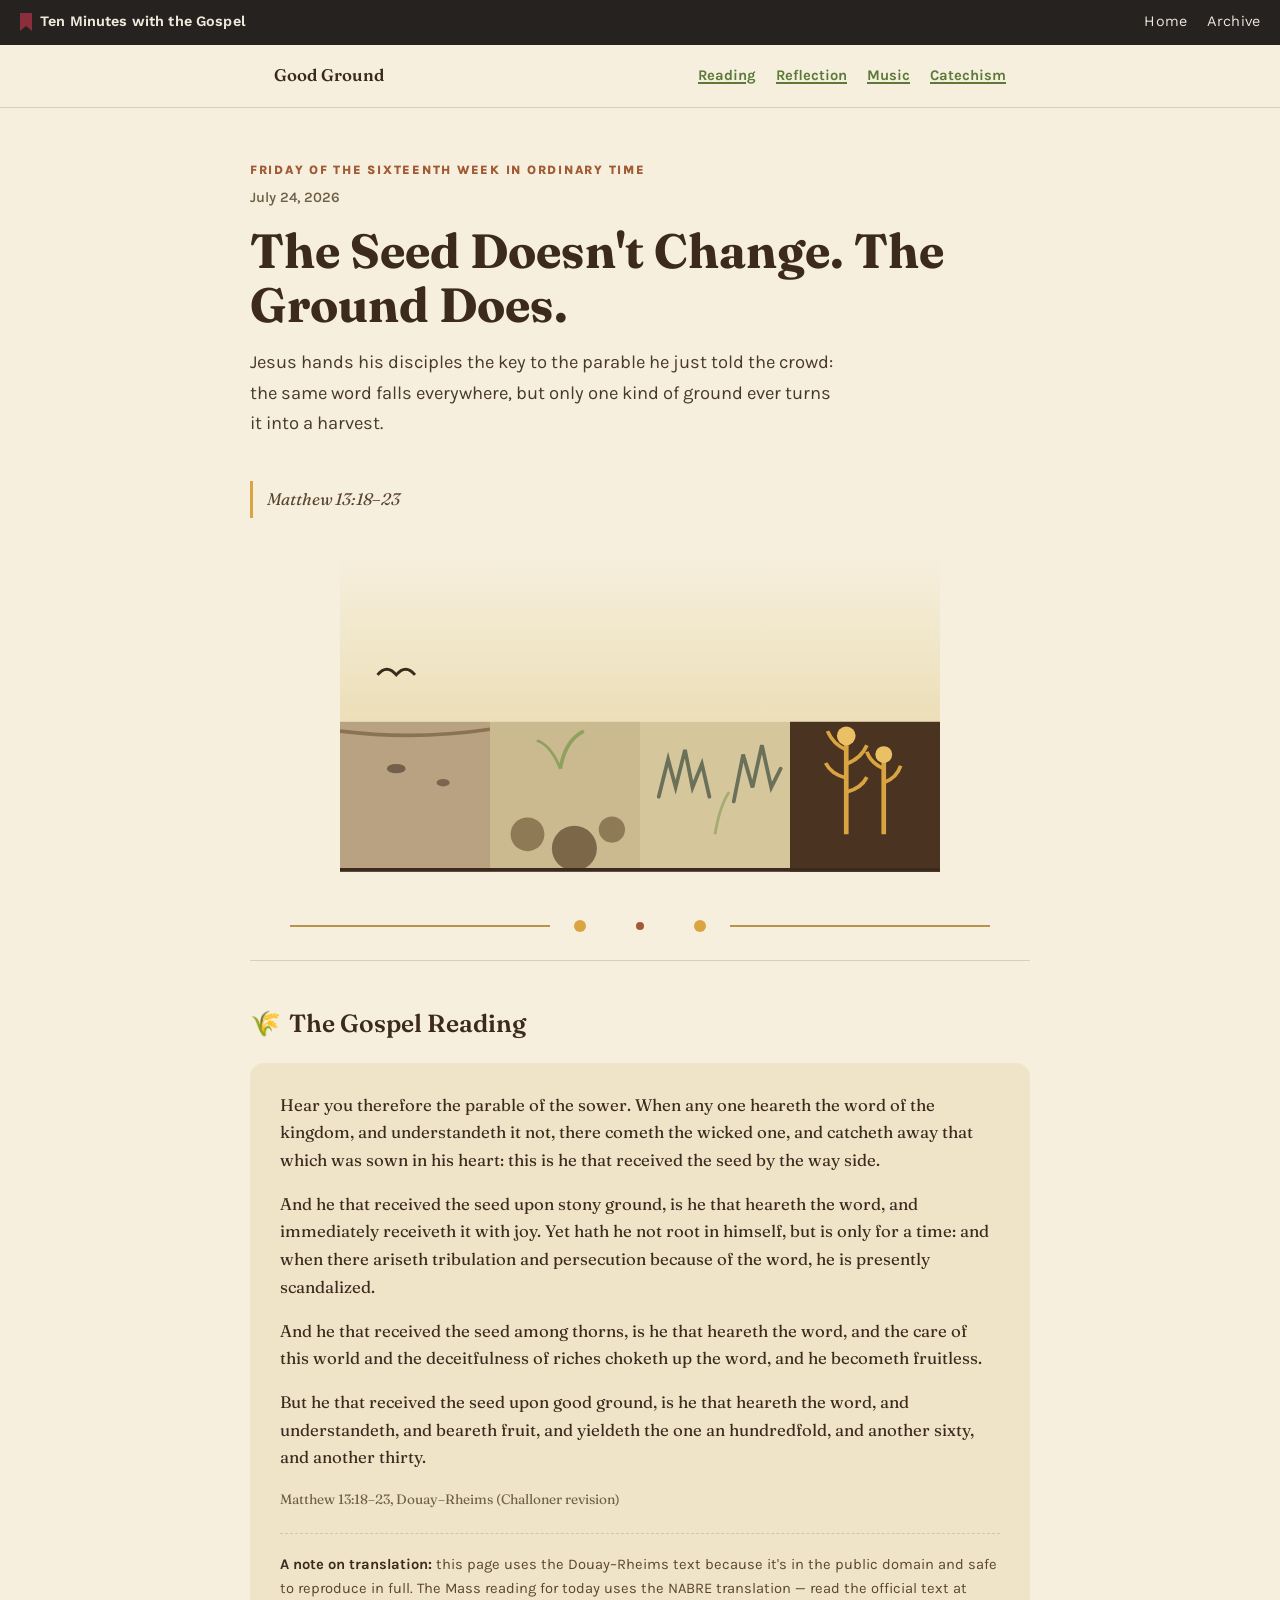
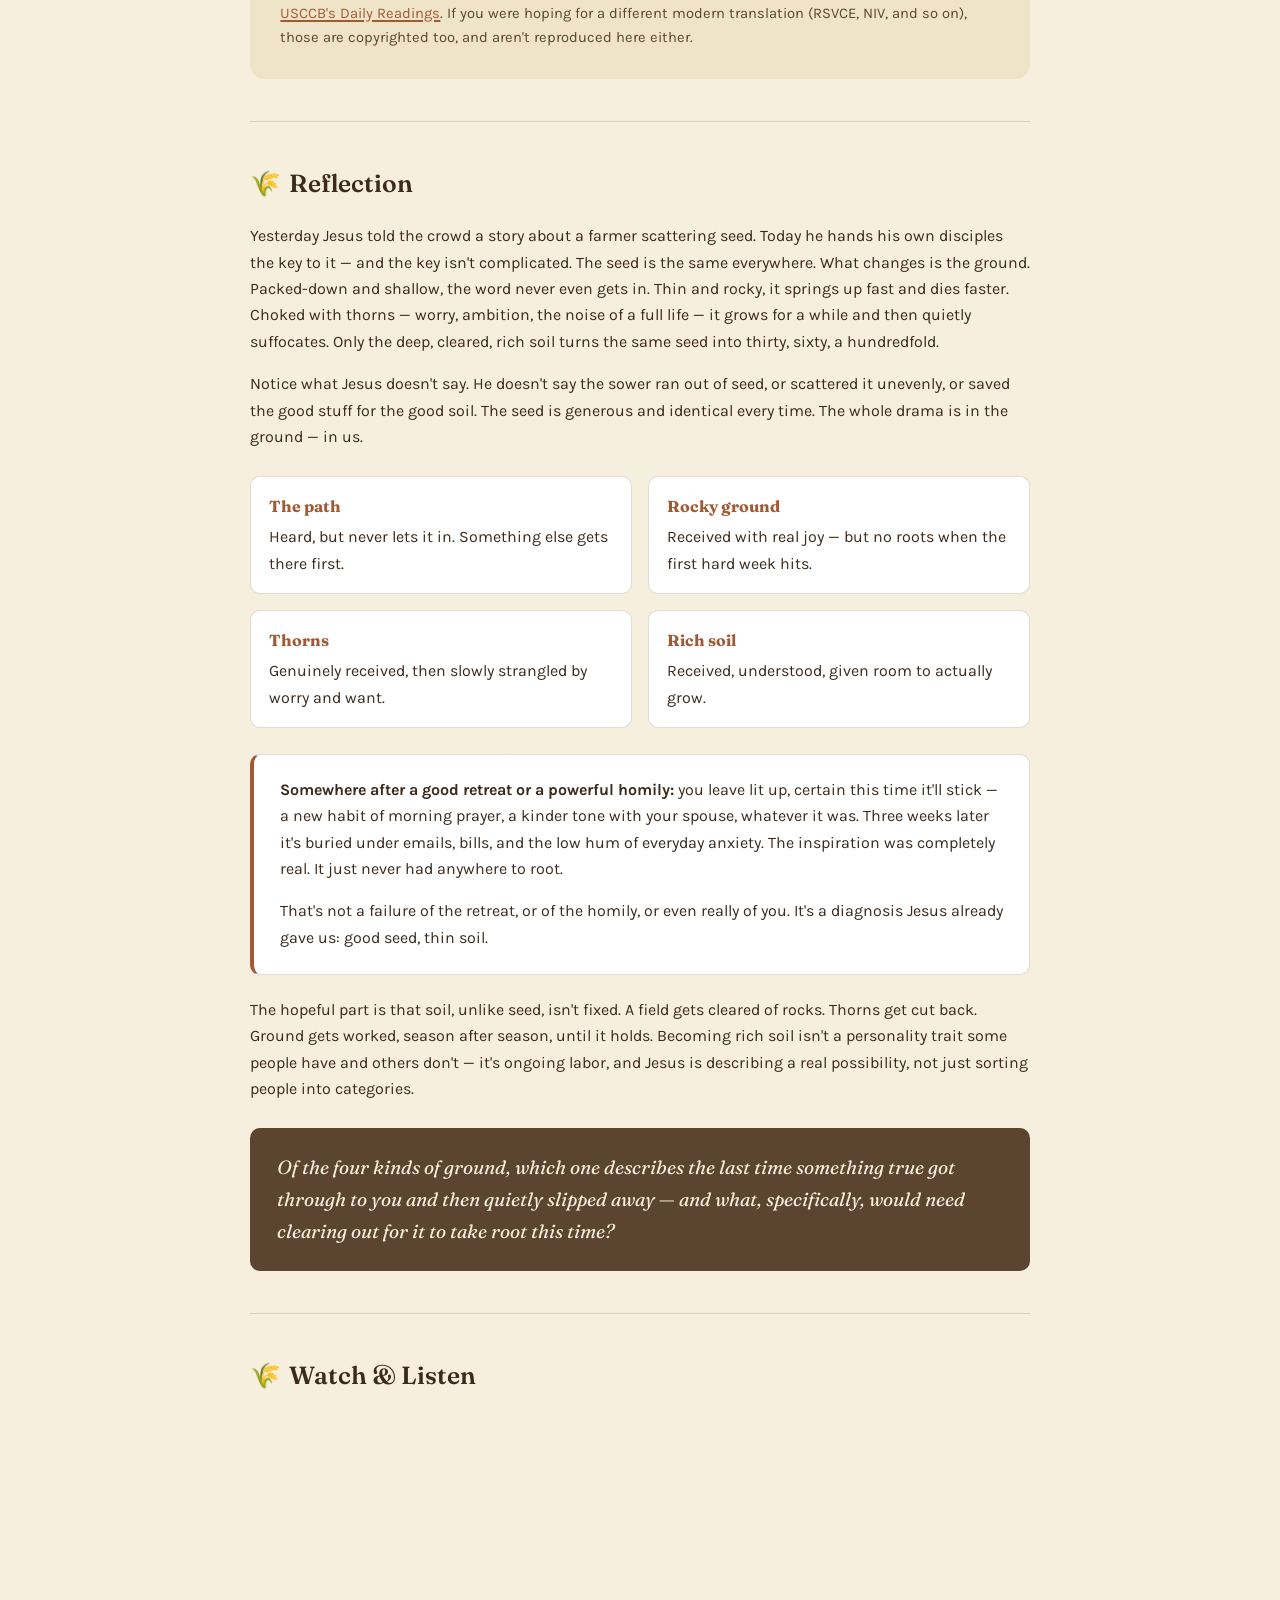
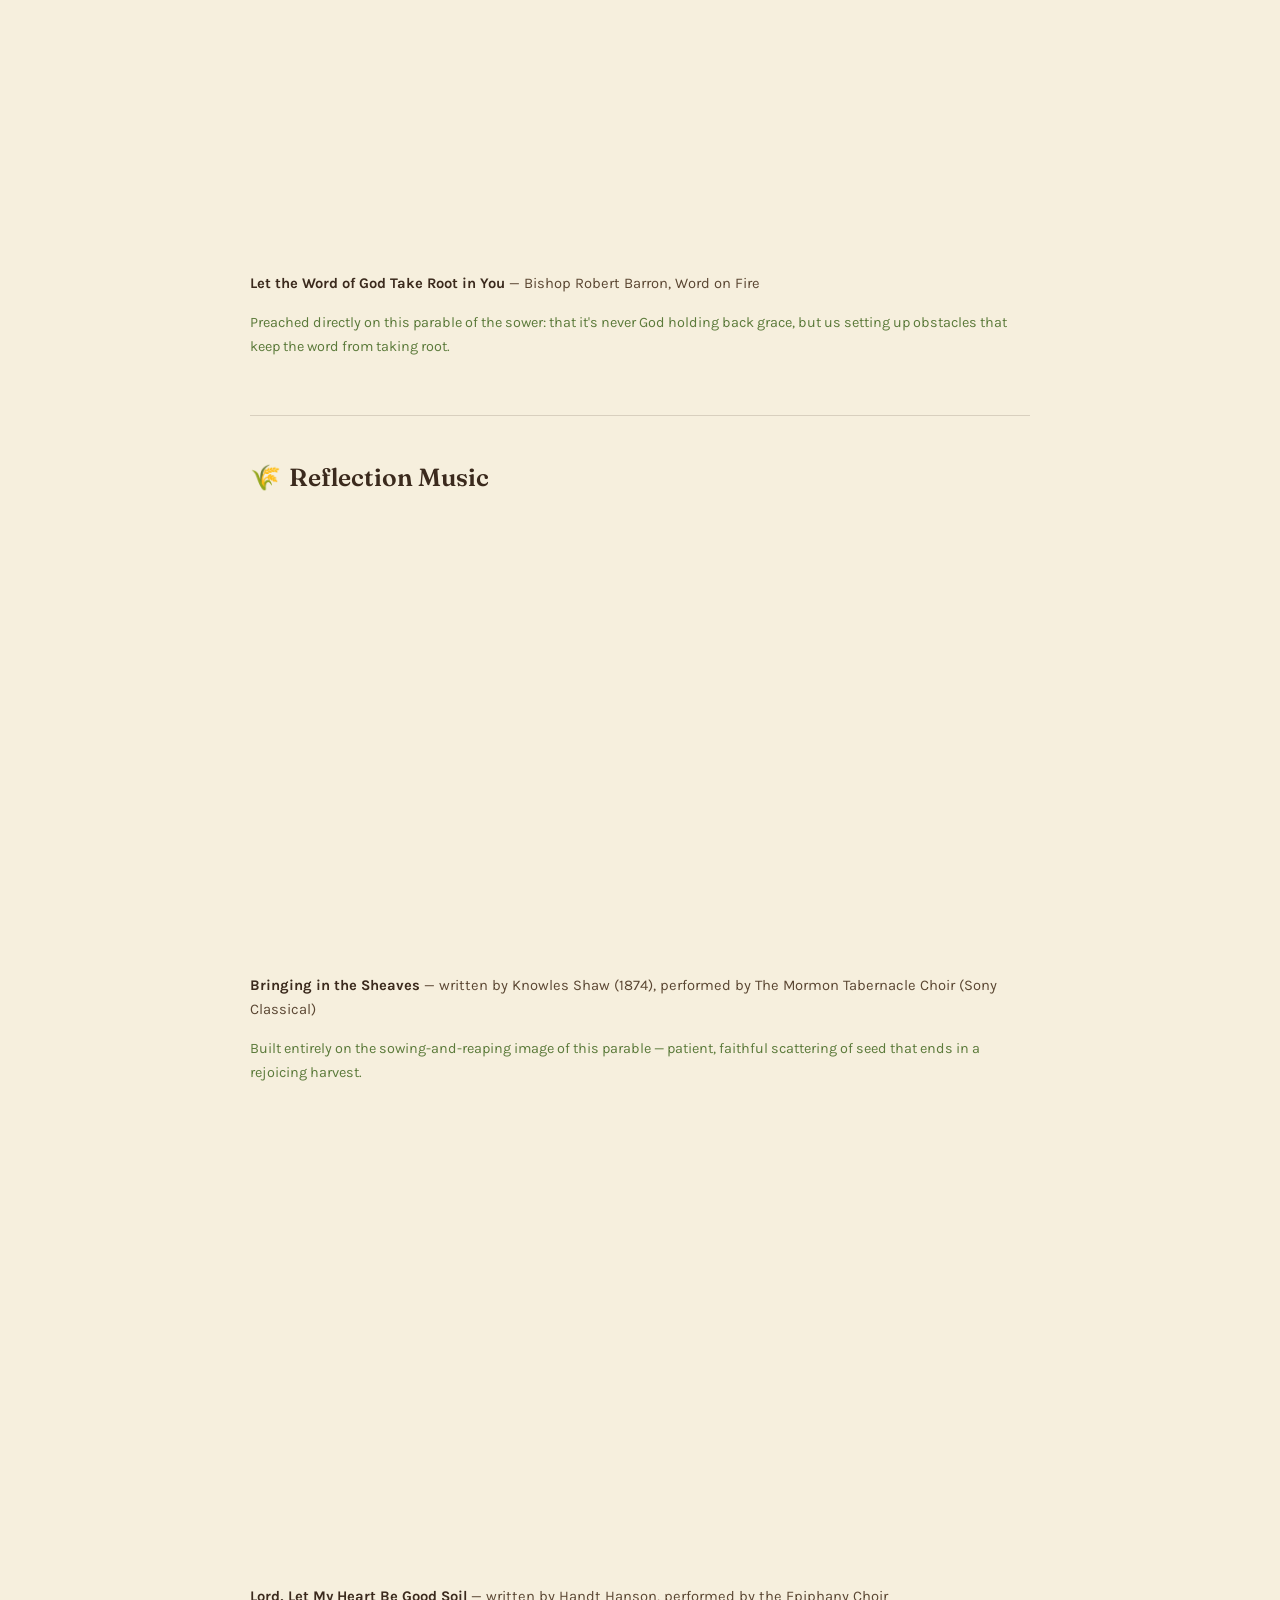
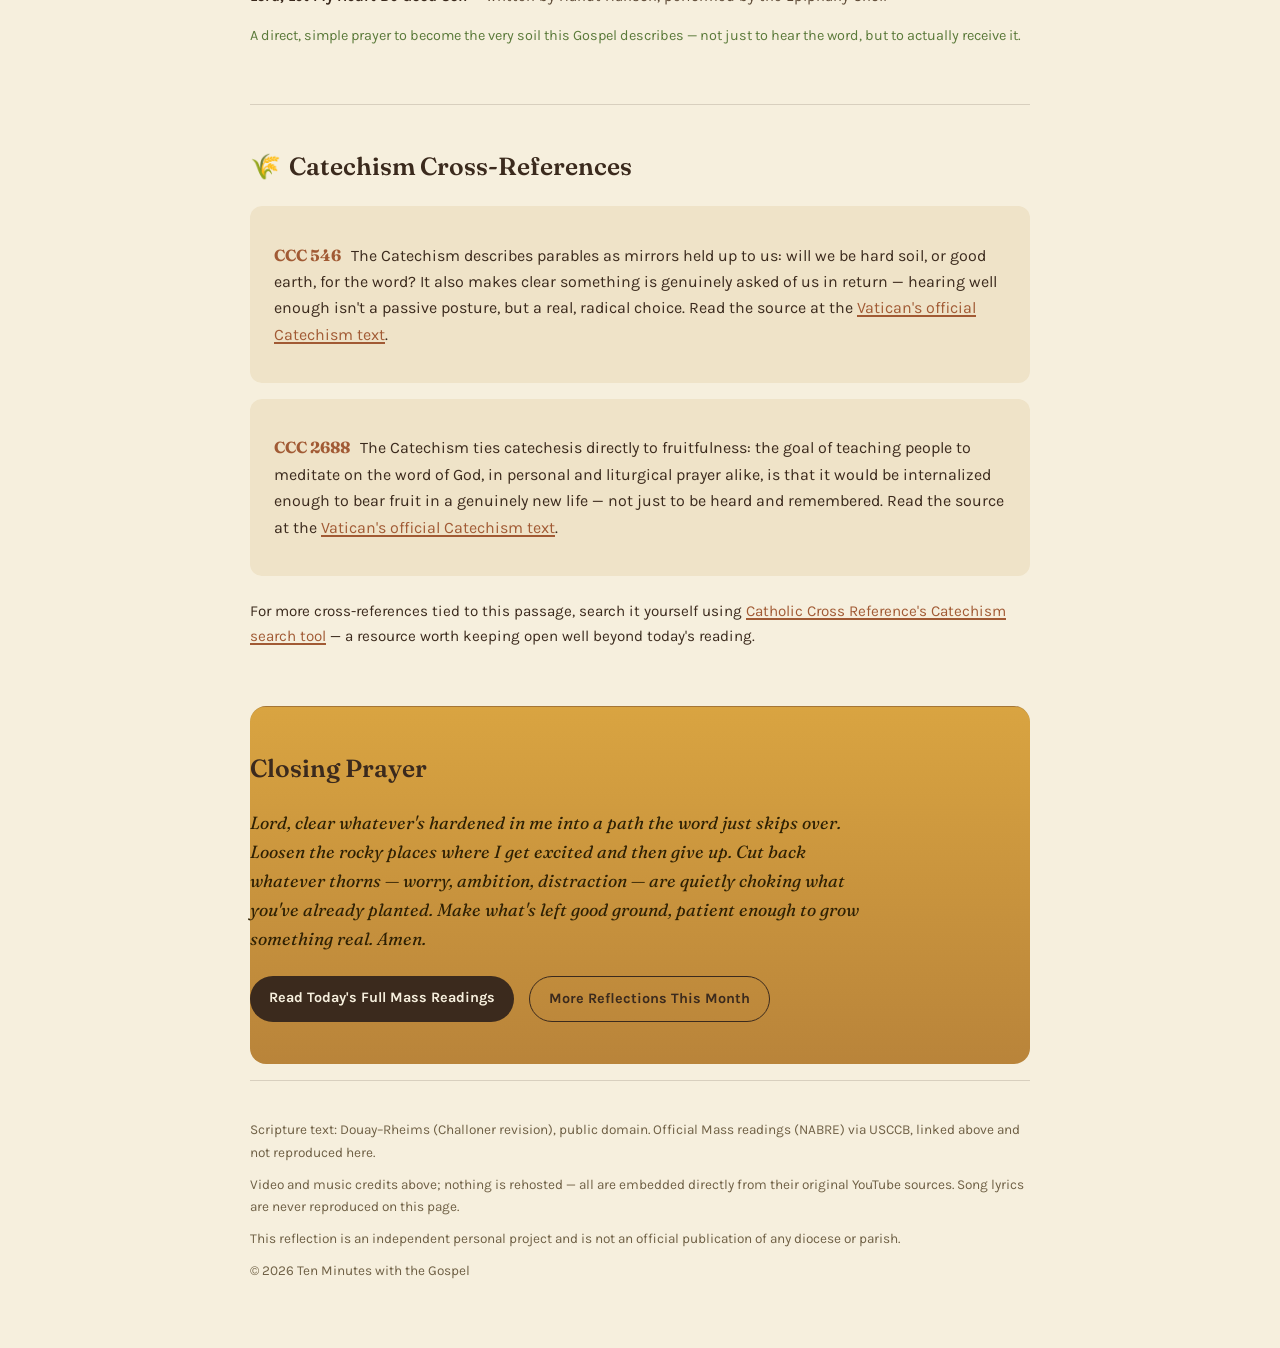
<file: 2026/07/24/index.html>
<!DOCTYPE html>
<html lang="en">
<head>
<meta charset="UTF-8">
<meta name="viewport" content="width=device-width, initial-scale=1.0">
<meta name="color-scheme" content="light">
<title>Good Ground — Ten Minutes with the Gospel</title>
<meta name="description" content="A reflection on Matthew 13:18-23: the seed is the same everywhere — what changes the harvest is the condition of the ground that receives it.">

<!-- Open Graph / Twitter -->
<meta property="og:type" content="website">
<meta property="og:title" content="Good Ground — Ten Minutes with the Gospel">
<meta property="og:description" content="The word doesn't fail — the ground does. A reflection on Matthew 13:18-23, the Parable of the Sower explained.">
<meta property="og:image" content="https://allenvincentlucas.github.io/ten-minutes-with-the-gospel/2026/07/24/og-image.png">
<meta property="og:url" content="https://allenvincentlucas.github.io/ten-minutes-with-the-gospel/2026/07/24/">
<meta name="twitter:card" content="summary_large_image">
<meta name="twitter:title" content="Good Ground — Ten Minutes with the Gospel">
<meta name="twitter:description" content="The word doesn't fail — the ground does. A reflection on Matthew 13:18-23, the Parable of the Sower explained.">
<meta name="twitter:image" content="https://allenvincentlucas.github.io/ten-minutes-with-the-gospel/2026/07/24/og-image.png">

<link rel="preconnect" href="https://fonts.googleapis.com">
<link rel="preconnect" href="https://fonts.gstatic.com" crossorigin>
<link href="https://fonts.googleapis.com/css2?family=Spectral:ital,wght@0,400;0,500;0,600;1,400&family=Work+Sans:wght@400;500;600&display=swap" rel="stylesheet">
<link rel="stylesheet" href="../../../assets/tokens.css">
<link rel="stylesheet" href="../../../assets/site-nav.css">
<link rel="icon" href="../../../favicon.svg" type="image/svg+xml">
<link rel="icon" href="../../../favicon-32.png" type="image/png" sizes="32x32">
<link rel="apple-touch-icon" href="../../../apple-touch-icon.png">
<link rel="stylesheet" href="style.css">
</head>
<body class="tmg-chrome" style="background:#f6efdd;">

<nav class="tmg-nav">
  <a class="tmg-nav__brand" href="../../../index.html">
    <svg class="tmg-nav__ribbon" viewBox="0 0 12 18" aria-hidden="true">
      <path d="M0 0 H12 V18 L6 13 L0 18 Z" fill="var(--tmg-ribbon)"/>
    </svg>
    Ten Minutes with the Gospel
  </a>
  <div class="tmg-nav__links">
    <a href="../../../index.html">Home</a>
    <a href="../../../archive/index.html">Archive</a>
  </div>
</nav>

<header class="site-header">
  <div class="wrap">
    <a class="brand" href="../../../index.html">Good Ground</a>
    <nav class="site-nav">
      <a href="#reading">Reading</a>
      <a href="#reflection">Reflection</a>
      <a href="#music">Music</a>
      <a href="#catechism">Catechism</a>
    </nav>
  </div>
</header>

<main>
  <section class="hero wrap">
    <p class="eyebrow">Friday of the Sixteenth Week in Ordinary Time</p>
    <p class="date-line">July 24, 2026</p>
    <h1>The Seed Doesn't Change. The Ground Does.</h1>
    <p class="lede">Jesus hands his disciples the key to the parable he just told the crowd: the same word falls everywhere, but only one kind of ground ever turns it into a harvest.</p>
    <p class="citation-pull">Matthew 13:18&ndash;23</p>

    <div class="hero-art">
      <svg viewBox="0 0 640 340" xmlns="http://www.w3.org/2000/svg" role="img" aria-label="A cross-section of four strips of ground: a hard path, thin rocky soil, thorny ground, and rich dark soil growing a full wheat stalk">
        <defs>
          <linearGradient id="skyStrip" x1="0" y1="0" x2="0" y2="1">
            <stop offset="0%" stop-color="#f6efdd"/>
            <stop offset="100%" stop-color="#ecdfb8"/>
          </linearGradient>
        </defs>
        <rect x="0" y="0" width="640" height="180" fill="url(#skyStrip)"/>

        <!-- Panel 1: the path -->
        <g>
          <rect x="0" y="180" width="160" height="160" fill="#b9a281"/>
          <path d="M0 190 Q 80 200 160 188" stroke="#8a7350" stroke-width="4" fill="none"/>
          <ellipse cx="60" cy="230" rx="10" ry="5" fill="#3b2a1d" opacity="0.55"/>
          <ellipse cx="110" cy="245" rx="7" ry="4" fill="#3b2a1d" opacity="0.5"/>
          <!-- a bird -->
          <path d="M40 130 q10 -12 20 0 q10 -12 20 0" stroke="#3b2a1d" stroke-width="3" fill="none"/>
        </g>

        <!-- Panel 2: rocky ground -->
        <g>
          <rect x="160" y="180" width="160" height="160" fill="#cbb98f"/>
          <circle cx="200" cy="300" r="18" fill="#8f7a56"/>
          <circle cx="250" cy="315" r="24" fill="#7c6849"/>
          <circle cx="290" cy="295" r="14" fill="#8f7a56"/>
          <!-- wilting sprout -->
          <path d="M235 230 Q 240 200 260 190" stroke="#8fa15f" stroke-width="4" fill="none"/>
          <path d="M235 230 Q 225 205 210 200" stroke="#8fa15f" stroke-width="3" fill="none"/>
        </g>

        <!-- Panel 3: thorns -->
        <g>
          <rect x="320" y="180" width="160" height="160" fill="#d6c69c"/>
          <path d="M340 260 L350 220 L358 250 L368 210 L376 250 L386 225 L394 260" stroke="#6b7059" stroke-width="4" fill="none" stroke-linecap="round"/>
          <path d="M420 265 L430 215 L440 250 L450 205 L460 250 L470 230" stroke="#6b7059" stroke-width="4" fill="none" stroke-linecap="round"/>
          <!-- a small choked stalk -->
          <path d="M400 300 Q 405 270 415 255" stroke="#8fa15f" stroke-width="3" fill="none" opacity="0.7"/>
        </g>

        <!-- Panel 4: rich soil, full wheat -->
        <g>
          <rect x="480" y="180" width="160" height="160" fill="#4a3320"/>
          <path d="M540 300 L540 200" stroke="#d9a441" stroke-width="5"/>
          <path d="M540 210 q-14 -6 -20 -20" stroke="#d9a441" stroke-width="4" fill="none"/>
          <path d="M540 225 q16 -6 22 -20" stroke="#d9a441" stroke-width="4" fill="none"/>
          <path d="M540 240 q-16 -4 -22 -16" stroke="#d9a441" stroke-width="4" fill="none"/>
          <path d="M540 255 q16 -4 22 -16" stroke="#d9a441" stroke-width="4" fill="none"/>
          <circle cx="540" cy="195" r="10" fill="#e9c064"/>
          <path d="M580 300 L580 220" stroke="#d9a441" stroke-width="5"/>
          <path d="M580 230 q-14 -6 -18 -18" stroke="#d9a441" stroke-width="4" fill="none"/>
          <path d="M580 245 q14 -5 18 -18" stroke="#d9a441" stroke-width="4" fill="none"/>
          <circle cx="580" cy="215" r="9" fill="#e9c064"/>
        </g>

        <!-- ground line + labels row -->
        <rect x="0" y="336" width="640" height="4" fill="#3b2a1d"/>
      </svg>
    </div>
  </section>

  <div class="wrap divider">
    <svg viewBox="0 0 700 24" width="100%" height="24" aria-hidden="true">
      <line x1="0" y1="12" x2="260" y2="12" stroke="#B7934B" stroke-width="2"/>
      <circle cx="290" cy="12" r="6" fill="#d9a441"/>
      <circle cx="350" cy="12" r="4" fill="#a15a34"/>
      <circle cx="410" cy="12" r="6" fill="#d9a441"/>
      <line x1="440" y1="12" x2="700" y2="12" stroke="#B7934B" stroke-width="2"/>
    </svg>
  </div>

  <section class="block wrap" id="reading">
    <h2><span class="glyph">&#127806;</span>The Gospel Reading</h2>
    <div class="reading-card">
      <p>Hear you therefore the parable of the sower. When any one heareth the word of the kingdom, and understandeth it not, there cometh the wicked one, and catcheth away that which was sown in his heart: this is he that received the seed by the way side.</p>
      <p>And he that received the seed upon stony ground, is he that heareth the word, and immediately receiveth it with joy. Yet hath he not root in himself, but is only for a time: and when there ariseth tribulation and persecution because of the word, he is presently scandalized.</p>
      <p>And he that received the seed among thorns, is he that heareth the word, and the care of this world and the deceitfulness of riches choketh up the word, and he becometh fruitless.</p>
      <p>But he that received the seed upon good ground, is he that heareth the word, and understandeth, and beareth fruit, and yieldeth the one an hundredfold, and another sixty, and another thirty.</p>
      <p style="font-size:0.85rem; color:#6f6045; margin-top:1rem;">Matthew 13:18&ndash;23, Douay&ndash;Rheims (Challoner revision)</p>

      <div class="translation-note">
        <p><strong>A note on translation:</strong> this page uses the Douay&ndash;Rheims text because it's in the public domain and safe to reproduce in full. The Mass reading for today uses the NABRE translation — read the official text at <a href="https://bible.usccb.org/bible/readings/072426.cfm" target="_blank" rel="noopener">USCCB's Daily Readings</a>. If you were hoping for a different modern translation (RSVCE, NIV, and so on), those are copyrighted too, and aren't reproduced here either.</p>
      </div>
    </div>
  </section>

  <section class="block wrap" id="reflection">
    <h2><span class="glyph">&#127806;</span>Reflection</h2>
    <p>Yesterday Jesus told the crowd a story about a farmer scattering seed. Today he hands his own disciples the key to it &mdash; and the key isn't complicated. The seed is the same everywhere. What changes is the ground. Packed-down and shallow, the word never even gets in. Thin and rocky, it springs up fast and dies faster. Choked with thorns &mdash; worry, ambition, the noise of a full life &mdash; it grows for a while and then quietly suffocates. Only the deep, cleared, rich soil turns the same seed into thirty, sixty, a hundredfold.</p>
    <p>Notice what Jesus doesn't say. He doesn't say the sower ran out of seed, or scattered it unevenly, or saved the good stuff for the good soil. The seed is generous and identical every time. The whole drama is in the ground &mdash; in us.</p>

    <div class="soil-legend">
      <div class="item"><strong>The path</strong>Heard, but never lets it in. Something else gets there first.</div>
      <div class="item"><strong>Rocky ground</strong>Received with real joy &mdash; but no roots when the first hard week hits.</div>
      <div class="item"><strong>Thorns</strong>Genuinely received, then slowly strangled by worry and want.</div>
      <div class="item"><strong>Rich soil</strong>Received, understood, given room to actually grow.</div>
    </div>

    <div class="scenario-box">
      <p><strong>Somewhere after a good retreat or a powerful homily:</strong> you leave lit up, certain this time it'll stick &mdash; a new habit of morning prayer, a kinder tone with your spouse, whatever it was. Three weeks later it's buried under emails, bills, and the low hum of everyday anxiety. The inspiration was completely real. It just never had anywhere to root.</p>
      <p>That's not a failure of the retreat, or of the homily, or even really of you. It's a diagnosis Jesus already gave us: good seed, thin soil.</p>
    </div>

    <p>The hopeful part is that soil, unlike seed, isn't fixed. A field gets cleared of rocks. Thorns get cut back. Ground gets worked, season after season, until it holds. Becoming rich soil isn't a personality trait some people have and others don't &mdash; it's ongoing labor, and Jesus is describing a real possibility, not just sorting people into categories.</p>

    <div class="question-callout">
      Of the four kinds of ground, which one describes the last time something true got through to you and then quietly slipped away &mdash; and what, specifically, would need clearing out for it to take root this time?
    </div>
  </section>

  <section class="block wrap" id="videos">
    <h2><span class="glyph">&#127806;</span>Watch &amp; Listen</h2>
    <div class="video-grid">
      <div class="video-card">
        <iframe src="https://www.youtube.com/embed/3Shoc-isiu0" title="Let the Word of God Take Root in You — Bishop Barron's Sunday Sermon" allowfullscreen loading="lazy"></iframe>
        <p class="credit"><strong>Let the Word of God Take Root in You</strong> &mdash; Bishop Robert Barron, Word on Fire</p>
        <p class="note">Preached directly on this parable of the sower: that it's never God holding back grace, but us setting up obstacles that keep the word from taking root.</p>
      </div>
    </div>
  </section>

  <section class="block wrap" id="music">
    <h2><span class="glyph">&#127806;</span>Reflection Music</h2>
    <div class="video-grid">
      <div class="video-card">
        <iframe src="https://www.youtube.com/embed/p31AG2Zrpko" title="Bringing in the Sheaves — The Mormon Tabernacle Choir" allowfullscreen loading="lazy"></iframe>
        <p class="credit"><strong>Bringing in the Sheaves</strong> &mdash; written by Knowles Shaw (1874), performed by The Mormon Tabernacle Choir (Sony Classical)</p>
        <p class="note">Built entirely on the sowing-and-reaping image of this parable &mdash; patient, faithful scattering of seed that ends in a rejoicing harvest.</p>
      </div>
      <div class="video-card">
        <iframe src="https://www.youtube.com/embed/CekFw3_fpGI" title="Lord, Let My Heart Be Good Soil — Epiphany Choir" allowfullscreen loading="lazy"></iframe>
        <p class="credit"><strong>Lord, Let My Heart Be Good Soil</strong> &mdash; written by Handt Hanson, performed by the Epiphany Choir</p>
        <p class="note">A direct, simple prayer to become the very soil this Gospel describes &mdash; not just to hear the word, but to actually receive it.</p>
      </div>
    </div>
  </section>

  <section class="block wrap" id="catechism">
    <h2><span class="glyph">&#127806;</span>Catechism Cross-References</h2>

    <div class="ccc-card">
      <p><span class="num">CCC 546</span> The Catechism describes parables as mirrors held up to us: will we be hard soil, or good earth, for the word? It also makes clear something is genuinely asked of us in return &mdash; hearing well enough isn't a passive posture, but a real, radical choice. Read the source at the <a href="https://www.vatican.va/archive/ENG0015/__P1S.HTM" target="_blank" rel="noopener">Vatican's official Catechism text</a>.</p>
    </div>
    <div class="ccc-card">
      <p><span class="num">CCC 2688</span> The Catechism ties catechesis directly to fruitfulness: the goal of teaching people to meditate on the word of God, in personal and liturgical prayer alike, is that it would be internalized enough to bear fruit in a genuinely new life &mdash; not just to be heard and remembered. Read the source at the <a href="https://www.vatican.va/archive/ENG0015/__P82.HTM" target="_blank" rel="noopener">Vatican's official Catechism text</a>.</p>
    </div>

    <p class="ccc-callout">For more cross-references tied to this passage, search it yourself using <a href="https://www.catholiccrossreference.online/catechism/#!/search/Matt%2013%3A18-23" target="_blank" rel="noopener">Catholic Cross Reference's Catechism search tool</a> &mdash; a resource worth keeping open well beyond today's reading.</p>
  </section>

  <section class="block wrap closing-prayer">
    <h2>Closing Prayer</h2>
    <p>Lord, clear whatever's hardened in me into a path the word just skips over. Loosen the rocky places where I get excited and then give up. Cut back whatever thorns &mdash; worry, ambition, distraction &mdash; are quietly choking what you've already planted. Make what's left good ground, patient enough to grow something real. Amen.</p>
    <div class="cta-row">
      <a href="https://bible.usccb.org/bible/readings/072426.cfm" target="_blank" rel="noopener">Read Today's Full Mass Readings</a>
      <a class="secondary" href="../index.html">More Reflections This Month</a>
    </div>
  </section>
</main>

<footer class="site-footer wrap">
  <p>Scripture text: Douay&ndash;Rheims (Challoner revision), public domain. Official Mass readings (NABRE) via USCCB, linked above and not reproduced here.</p>
  <p>Video and music credits above; nothing is rehosted &mdash; all are embedded directly from their original YouTube sources. Song lyrics are never reproduced on this page.</p>
  <p>This reflection is an independent personal project and is not an official publication of any diocese or parish.</p>
  <p>&copy; <span id="footer-year">2026</span> Ten Minutes with the Gospel</p>
</footer>

<script src="script.js"></script>
</body>
</html>
</file>
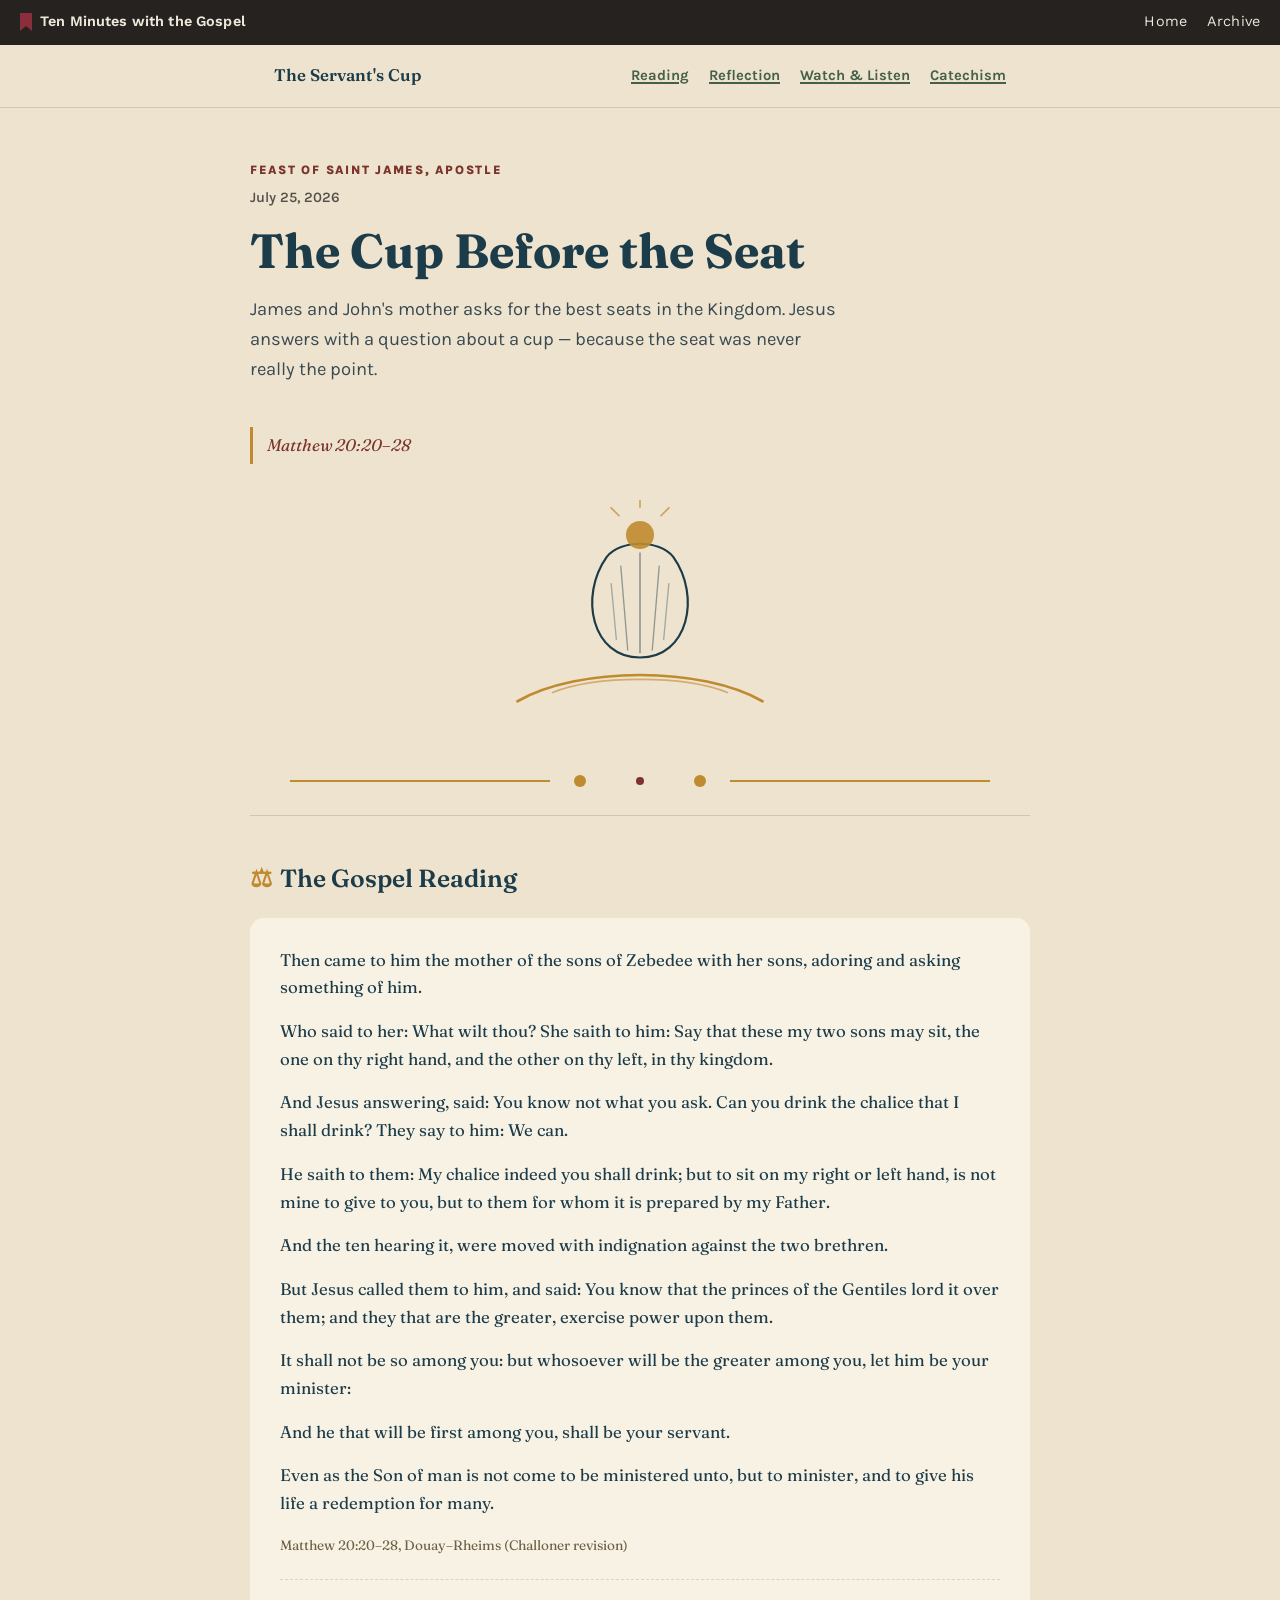
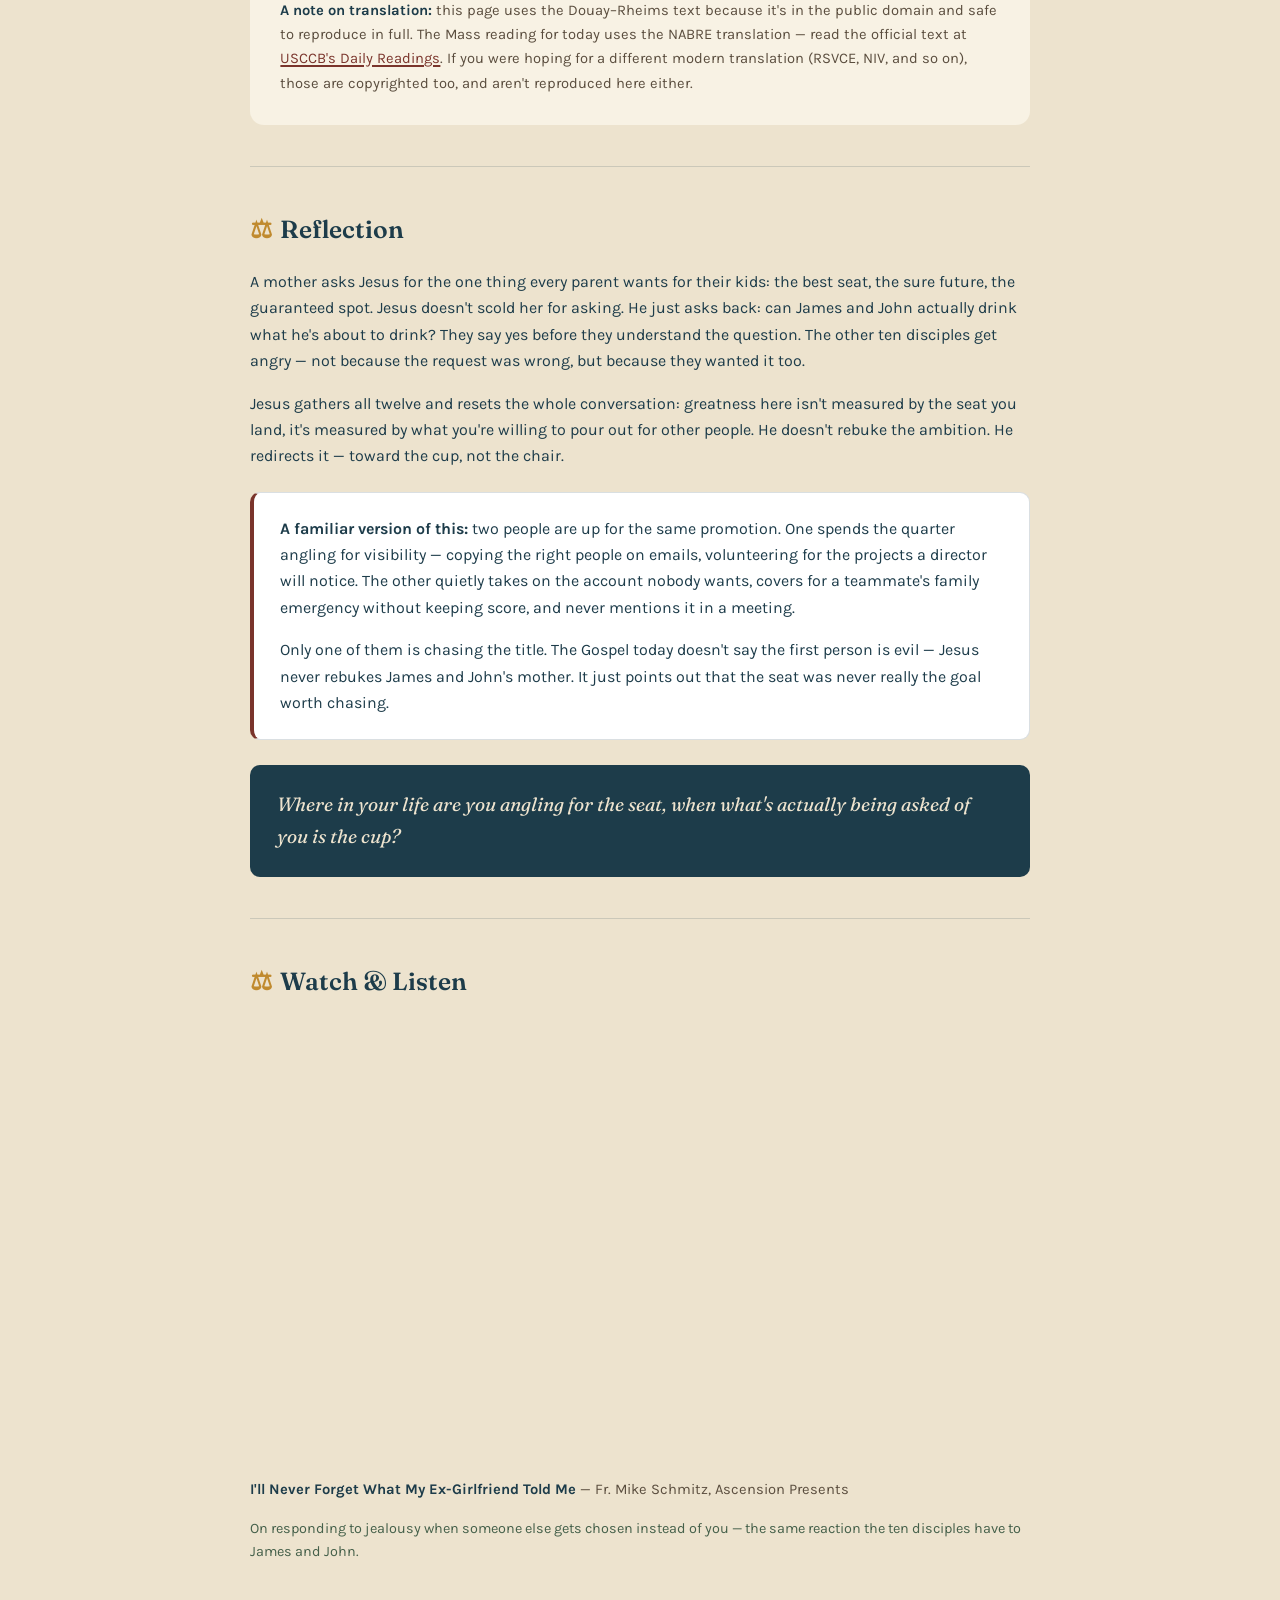
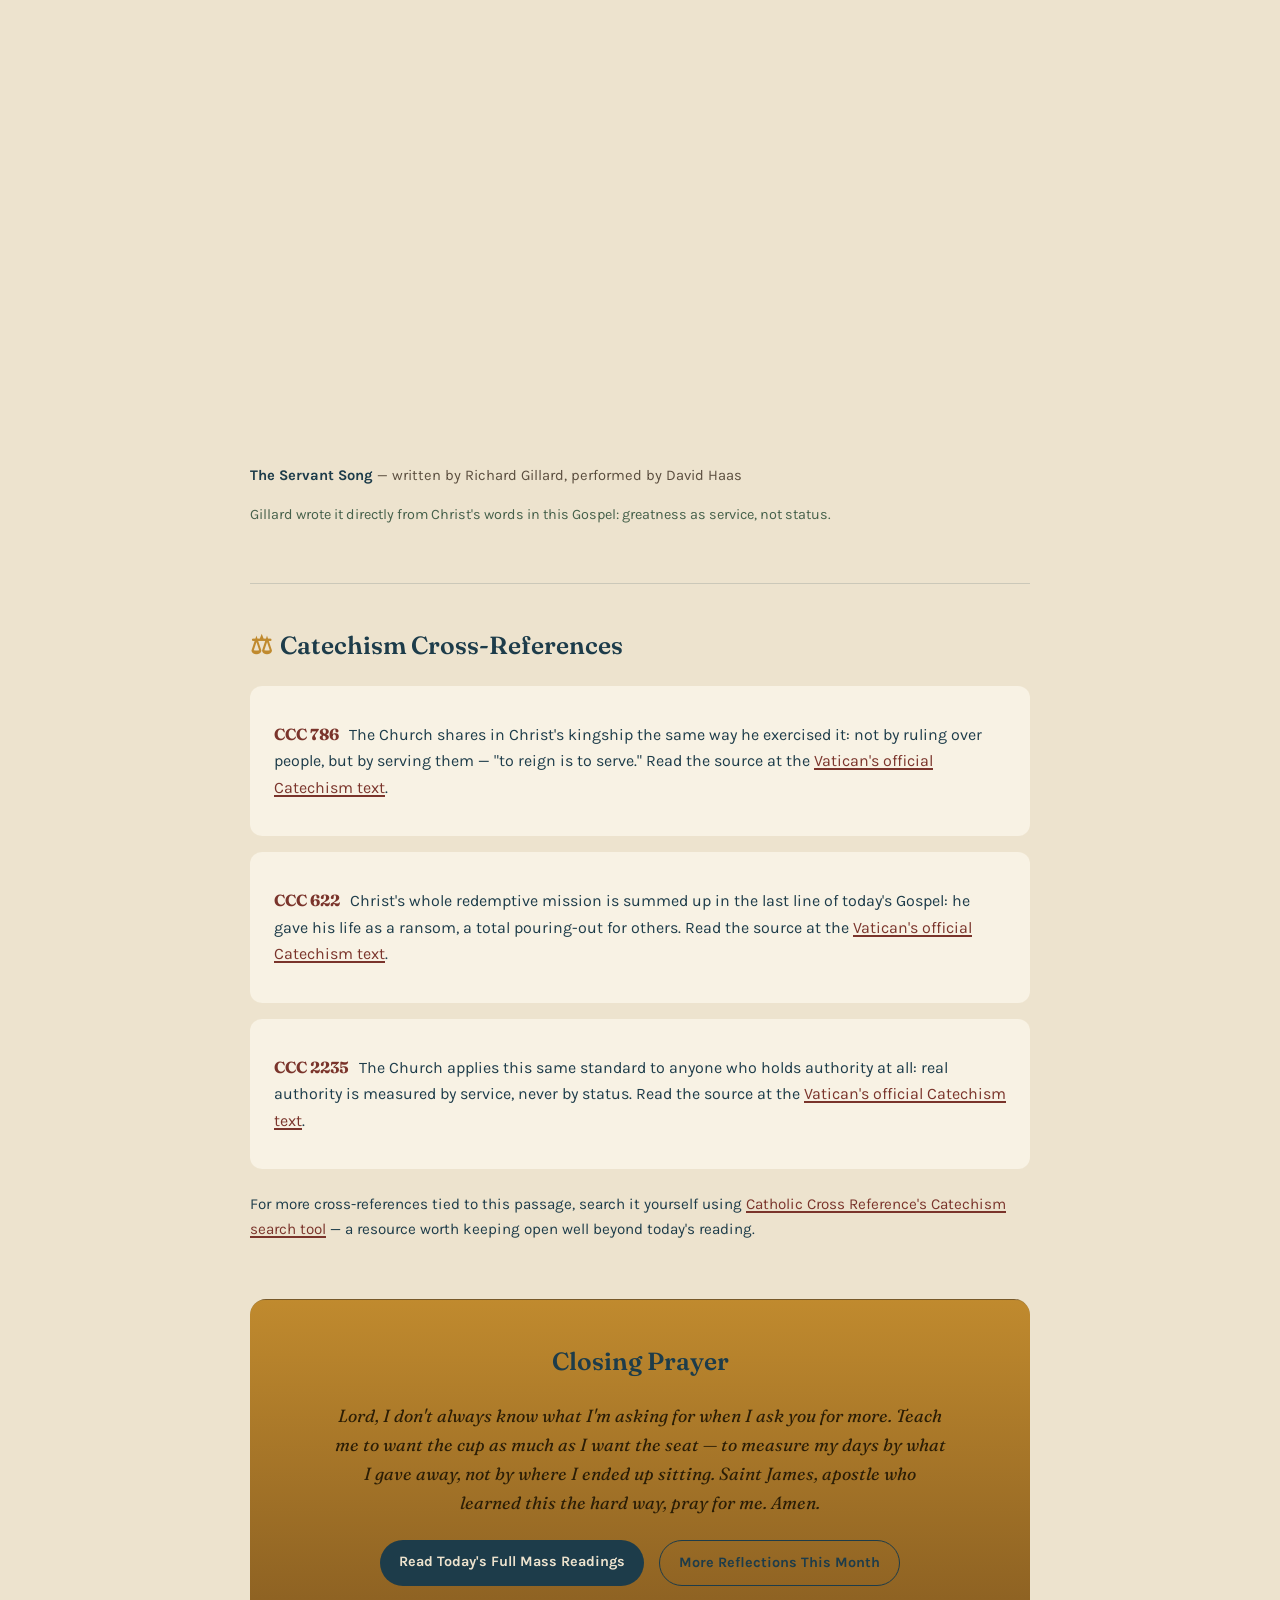
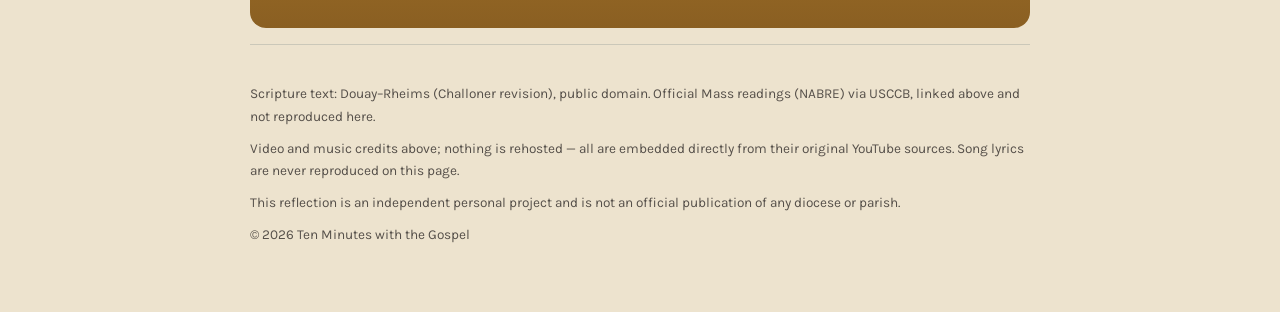
<file: 2026/07/25/index.html>
<!DOCTYPE html>
<html lang="en">
<head>
<meta charset="UTF-8">
<meta name="viewport" content="width=device-width, initial-scale=1.0">
<meta name="color-scheme" content="light">
<title>The Cup Before the Seat — Ten Minutes with the Gospel</title>
<meta name="description" content="A reflection on Matthew 20:20-28 for the Feast of Saint James, Apostle: James and John's mother asks for the best seats in the Kingdom — Jesus answers with a question about a cup.">

<!-- Open Graph / Twitter -->
<meta property="og:type" content="website">
<meta property="og:title" content="The Cup Before the Seat — Ten Minutes with the Gospel">
<meta property="og:description" content="James and John's mother asks for the best seats in the Kingdom. Jesus answers with a question about a cup. A reflection on Matthew 20:20-28.">
<meta property="og:image" content="https://allenvincentlucas.github.io/ten-minutes-with-the-gospel/2026/07/25/og-image.png">
<meta property="og:url" content="https://allenvincentlucas.github.io/ten-minutes-with-the-gospel/2026/07/25/">
<meta name="twitter:card" content="summary_large_image">
<meta name="twitter:title" content="The Cup Before the Seat — Ten Minutes with the Gospel">
<meta name="twitter:description" content="James and John's mother asks for the best seats in the Kingdom. Jesus answers with a question about a cup. A reflection on Matthew 20:20-28.">
<meta name="twitter:image" content="https://allenvincentlucas.github.io/ten-minutes-with-the-gospel/2026/07/25/og-image.png">

<link rel="preconnect" href="https://fonts.googleapis.com">
<link rel="preconnect" href="https://fonts.gstatic.com" crossorigin>
<link href="https://fonts.googleapis.com/css2?family=Spectral:ital,wght@0,400;0,500;0,600;1,400&family=Work+Sans:wght@400;500;600&display=swap" rel="stylesheet">
<link rel="stylesheet" href="../../../assets/tokens.css">
<link rel="stylesheet" href="../../../assets/site-nav.css">
<link rel="icon" href="../../../favicon.svg" type="image/svg+xml">
<link rel="icon" href="../../../favicon-32.png" type="image/png" sizes="32x32">
<link rel="apple-touch-icon" href="../../../apple-touch-icon.png">
<link rel="stylesheet" href="style.css">
</head>
<body class="tmg-chrome" style="background:#ede3ce;">

<nav class="tmg-nav">
  <a class="tmg-nav__brand" href="../../../index.html">
    <svg class="tmg-nav__ribbon" viewBox="0 0 12 18" aria-hidden="true">
      <path d="M0 0 H12 V18 L6 13 L0 18 Z" fill="var(--tmg-ribbon)"/>
    </svg>
    Ten Minutes with the Gospel
  </a>
  <div class="tmg-nav__links">
    <a href="../../../index.html">Home</a>
    <a href="../../../archive/index.html">Archive</a>
  </div>
</nav>

<header class="site-header">
  <div class="wrap">
    <a class="brand" href="../../../index.html">The Servant's Cup</a>
    <nav class="site-nav">
      <a href="#reading">Reading</a>
      <a href="#reflection">Reflection</a>
      <a href="#videos">Watch &amp; Listen</a>
      <a href="#catechism">Catechism</a>
    </nav>
  </div>
</header>

<main>
  <section class="hero wrap">
    <p class="eyebrow">Feast of Saint James, Apostle</p>
    <p class="date-line">July 25, 2026</p>
    <h1>The Cup Before the Seat</h1>
    <p class="lede">James and John's mother asks for the best seats in the Kingdom. Jesus answers with a question about a cup — because the seat was never really the point.</p>
    <p class="citation-pull">Matthew 20:20&ndash;28</p>

    <div class="hero-art">
      <svg viewBox="0 0 320 260" xmlns="http://www.w3.org/2000/svg" role="img" aria-label="A scallop shell above a simple road curving toward a rising light">
        <path d="M20 230 C 90 190, 230 190, 300 230" fill="none" stroke="var(--gold)" stroke-width="3" stroke-linecap="round"/>
        <path d="M60 220 C 110 200, 210 200, 260 220" fill="none" stroke="var(--gold)" stroke-width="2" stroke-linecap="round" opacity="0.6"/>
        <g transform="translate(160,120)">
          <path d="M0 60 C -55 60 -70 -10 -38 -55 C -22 -75 22 -75 38 -55 C 70 -10 55 60 0 60 Z" fill="var(--cream)" stroke="var(--ink)" stroke-width="2.5"/>
          <path d="M0 55 L 0 -60" stroke="var(--ink)" stroke-width="1.5" opacity="0.55"/>
          <path d="M-14 52 L -22 -45" stroke="var(--ink)" stroke-width="1.5" opacity="0.45"/>
          <path d="M14 52 L 22 -45" stroke="var(--ink)" stroke-width="1.5" opacity="0.45"/>
          <path d="M-27 40 L -33 -25" stroke="var(--ink)" stroke-width="1.5" opacity="0.35"/>
          <path d="M27 40 L 33 -25" stroke="var(--ink)" stroke-width="1.5" opacity="0.35"/>
        </g>
        <circle cx="160" cy="40" r="16" fill="var(--gold)" opacity="0.9"/>
        <g stroke="var(--gold)" stroke-width="2" opacity="0.7" stroke-linecap="round">
          <line x1="160" y1="8" x2="160" y2="-4"/>
          <line x1="184" y1="18" x2="193" y2="9"/>
          <line x1="136" y1="18" x2="127" y2="9"/>
        </g>
      </svg>
    </div>
  </section>

  <div class="wrap divider">
    <svg viewBox="0 0 700 24" width="100%" height="24" aria-hidden="true">
      <line x1="0" y1="12" x2="260" y2="12" stroke="#C08A2E" stroke-width="2"/>
      <circle cx="290" cy="12" r="6" fill="#C08A2E"/>
      <circle cx="350" cy="12" r="4" fill="#7A342B"/>
      <circle cx="410" cy="12" r="6" fill="#C08A2E"/>
      <line x1="440" y1="12" x2="700" y2="12" stroke="#C08A2E" stroke-width="2"/>
    </svg>
  </div>

  <section class="block wrap" id="reading">
    <h2><span class="glyph">&#9878;</span>The Gospel Reading</h2>
    <div class="reading-card">
      <p>Then came to him the mother of the sons of Zebedee with her sons, adoring and asking something of him.</p>
      <p>Who said to her: What wilt thou? She saith to him: Say that these my two sons may sit, the one on thy right hand, and the other on thy left, in thy kingdom.</p>
      <p>And Jesus answering, said: You know not what you ask. Can you drink the chalice that I shall drink? They say to him: We can.</p>
      <p>He saith to them: My chalice indeed you shall drink; but to sit on my right or left hand, is not mine to give to you, but to them for whom it is prepared by my Father.</p>
      <p>And the ten hearing it, were moved with indignation against the two brethren.</p>
      <p>But Jesus called them to him, and said: You know that the princes of the Gentiles lord it over them; and they that are the greater, exercise power upon them.</p>
      <p>It shall not be so among you: but whosoever will be the greater among you, let him be your minister:</p>
      <p>And he that will be first among you, shall be your servant.</p>
      <p>Even as the Son of man is not come to be ministered unto, but to minister, and to give his life a redemption for many.</p>
      <p style="font-size:0.85rem; color:#6f6045; margin-top:1rem;">Matthew 20:20&ndash;28, Douay&ndash;Rheims (Challoner revision)</p>

      <div class="translation-note">
        <p><strong>A note on translation:</strong> this page uses the Douay&ndash;Rheims text because it's in the public domain and safe to reproduce in full. The Mass reading for today uses the NABRE translation — read the official text at <a href="https://bible.usccb.org/bible/readings/072526.cfm" target="_blank" rel="noopener">USCCB's Daily Readings</a>. If you were hoping for a different modern translation (RSVCE, NIV, and so on), those are copyrighted too, and aren't reproduced here either.</p>
      </div>
    </div>
  </section>

  <section class="block wrap" id="reflection">
    <h2><span class="glyph">&#9878;</span>Reflection</h2>
    <p>A mother asks Jesus for the one thing every parent wants for their kids: the best seat, the sure future, the guaranteed spot. Jesus doesn't scold her for asking. He just asks back: can James and John actually drink what he's about to drink? They say yes before they understand the question. The other ten disciples get angry — not because the request was wrong, but because they wanted it too.</p>
    <p>Jesus gathers all twelve and resets the whole conversation: greatness here isn't measured by the seat you land, it's measured by what you're willing to pour out for other people. He doesn't rebuke the ambition. He redirects it — toward the cup, not the chair.</p>

    <div class="scenario-box">
      <p><strong>A familiar version of this:</strong> two people are up for the same promotion. One spends the quarter angling for visibility — copying the right people on emails, volunteering for the projects a director will notice. The other quietly takes on the account nobody wants, covers for a teammate's family emergency without keeping score, and never mentions it in a meeting.</p>
      <p>Only one of them is chasing the title. The Gospel today doesn't say the first person is evil — Jesus never rebukes James and John's mother. It just points out that the seat was never really the goal worth chasing.</p>
    </div>

    <div class="question-callout">
      Where in your life are you angling for the seat, when what's actually being asked of you is the cup?
    </div>
  </section>

  <section class="block wrap" id="videos">
    <h2><span class="glyph">&#9878;</span>Watch &amp; Listen</h2>
    <div class="video-grid">
      <div class="video-card">
        <iframe src="https://www.youtube.com/embed/qiS_s-riaCg" title="I'll Never Forget What My Ex-Girlfriend Told Me — Fr. Mike Schmitz, Ascension Presents" allowfullscreen loading="lazy"></iframe>
        <p class="credit"><strong>I'll Never Forget What My Ex-Girlfriend Told Me</strong> &mdash; Fr. Mike Schmitz, Ascension Presents</p>
        <p class="note">On responding to jealousy when someone else gets chosen instead of you — the same reaction the ten disciples have to James and John.</p>
      </div>
      <div class="video-card">
        <iframe src="https://www.youtube.com/embed/vsBCCz3Y7_w" title="The Servant Song — performed by David Haas" allowfullscreen loading="lazy"></iframe>
        <p class="credit"><strong>The Servant Song</strong> &mdash; written by Richard Gillard, performed by David Haas</p>
        <p class="note">Gillard wrote it directly from Christ's words in this Gospel: greatness as service, not status.</p>
      </div>
    </div>
  </section>

  <section class="block wrap" id="catechism">
    <h2><span class="glyph">&#9878;</span>Catechism Cross-References</h2>

    <div class="ccc-card">
      <p><span class="num">CCC 786</span> The Church shares in Christ's kingship the same way he exercised it: not by ruling over people, but by serving them — "to reign is to serve." Read the source at the <a href="https://www.vatican.va/content/catechism/en/part_one/section_two/chapter_three/article_9/paragraph_2_the_church_-_people_of_god,_body_of_christ,_temple_of_the_holy_spirit.html" target="_blank" rel="noopener">Vatican's official Catechism text</a>.</p>
    </div>
    <div class="ccc-card">
      <p><span class="num">CCC 622</span> Christ's whole redemptive mission is summed up in the last line of today's Gospel: he gave his life as a ransom, a total pouring-out for others. Read the source at the <a href="https://www.vatican.va/archive/ENG0015/__P1O.HTM" target="_blank" rel="noopener">Vatican's official Catechism text</a>.</p>
    </div>
    <div class="ccc-card">
      <p><span class="num">CCC 2235</span> The Church applies this same standard to anyone who holds authority at all: real authority is measured by service, never by status. Read the source at the <a href="https://www.vatican.va/content/catechism/en/part_three/section_two/chapter_two/article_4/v_the_authorities_in_civil_society.html" target="_blank" rel="noopener">Vatican's official Catechism text</a>.</p>
    </div>

    <p class="ccc-callout">For more cross-references tied to this passage, search it yourself using <a href="https://www.catholiccrossreference.online/catechism/#!/search/Matt%2020%3A20-28" target="_blank" rel="noopener">Catholic Cross Reference's Catechism search tool</a> &mdash; a resource worth keeping open well beyond today's reading.</p>
  </section>

  <section class="block wrap closing-prayer">
    <h2>Closing Prayer</h2>
    <p>Lord, I don't always know what I'm asking for when I ask you for more. Teach me to want the cup as much as I want the seat — to measure my days by what I gave away, not by where I ended up sitting. Saint James, apostle who learned this the hard way, pray for me. Amen.</p>
    <div class="cta-row">
      <a href="https://bible.usccb.org/bible/readings/072526.cfm" target="_blank" rel="noopener">Read Today's Full Mass Readings</a>
      <a class="secondary" href="../index.html">More Reflections This Month</a>
    </div>
  </section>
</main>

<footer class="site-footer wrap">
  <p>Scripture text: Douay&ndash;Rheims (Challoner revision), public domain. Official Mass readings (NABRE) via USCCB, linked above and not reproduced here.</p>
  <p>Video and music credits above; nothing is rehosted &mdash; all are embedded directly from their original YouTube sources. Song lyrics are never reproduced on this page.</p>
  <p>This reflection is an independent personal project and is not an official publication of any diocese or parish.</p>
  <p>&copy; <span id="footer-year">2026</span> Ten Minutes with the Gospel</p>
</footer>

<script src="script.js"></script>
</body>
</html>
</file>
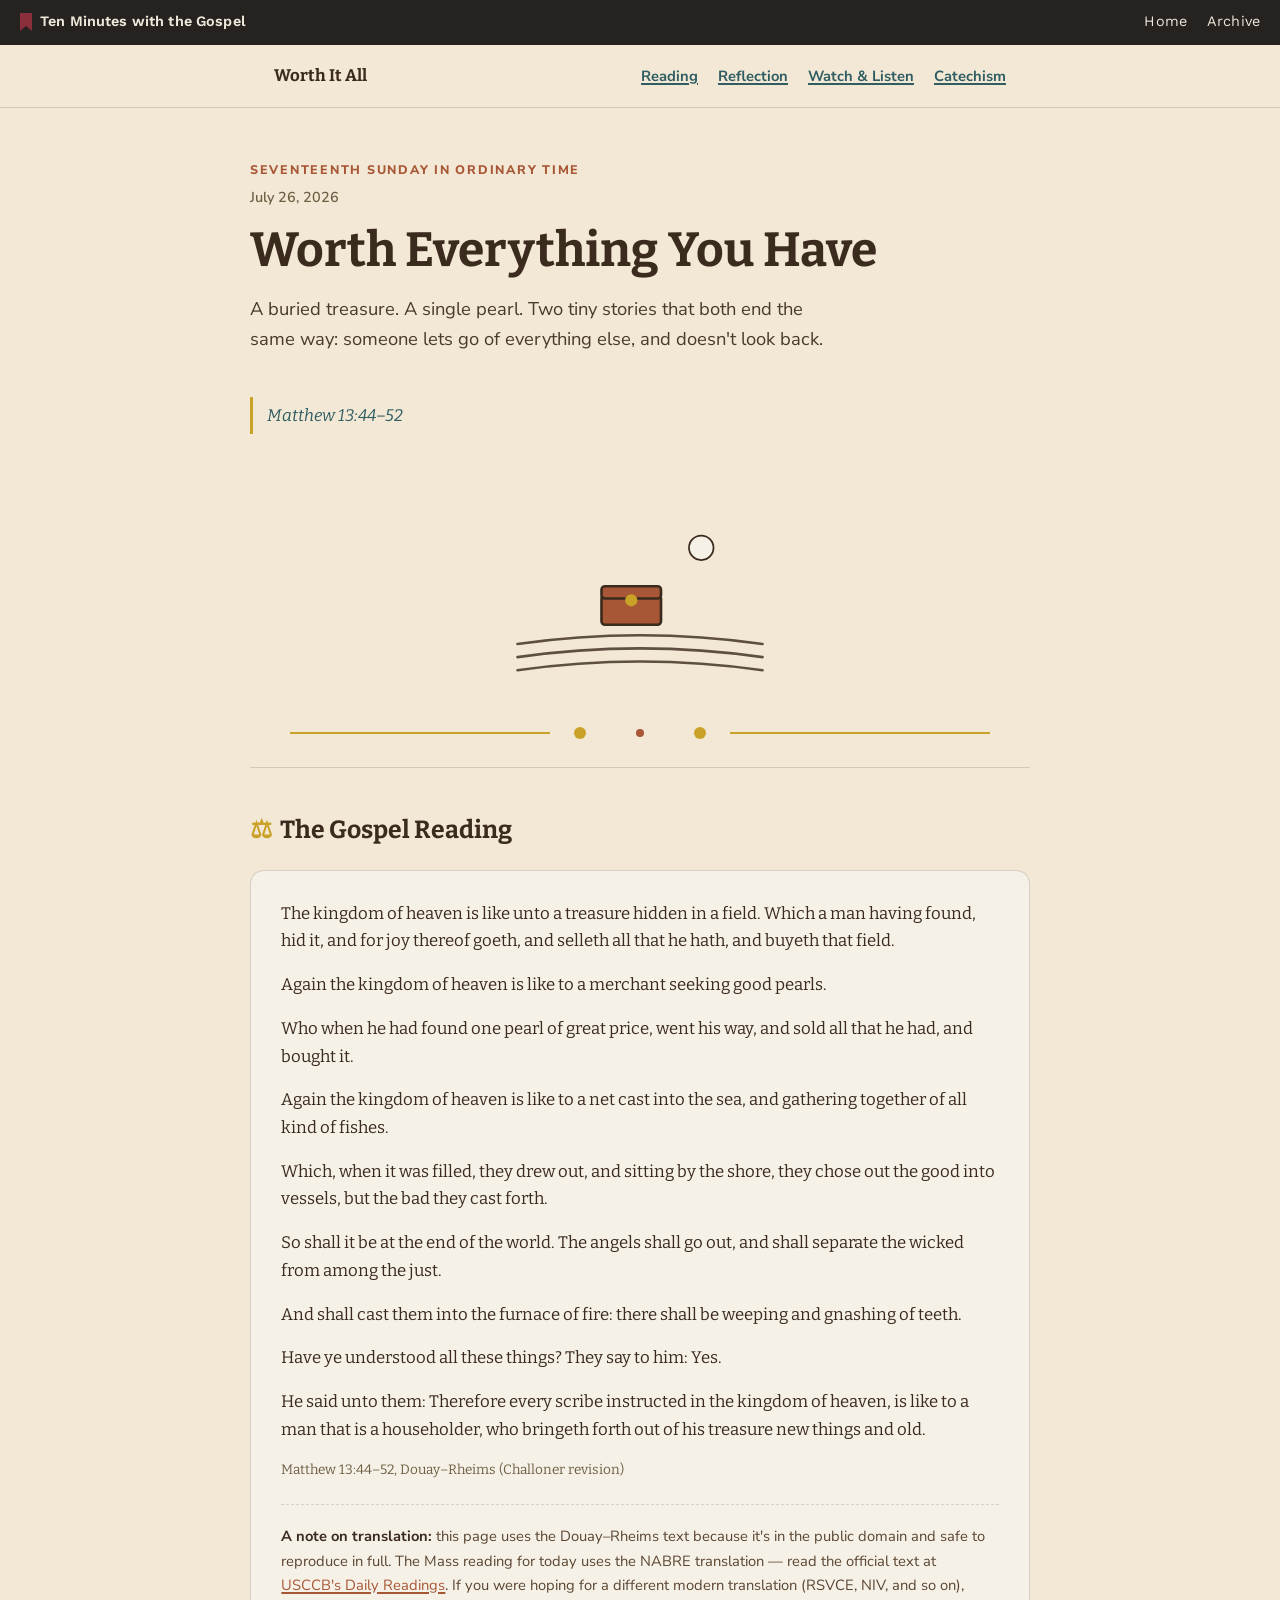
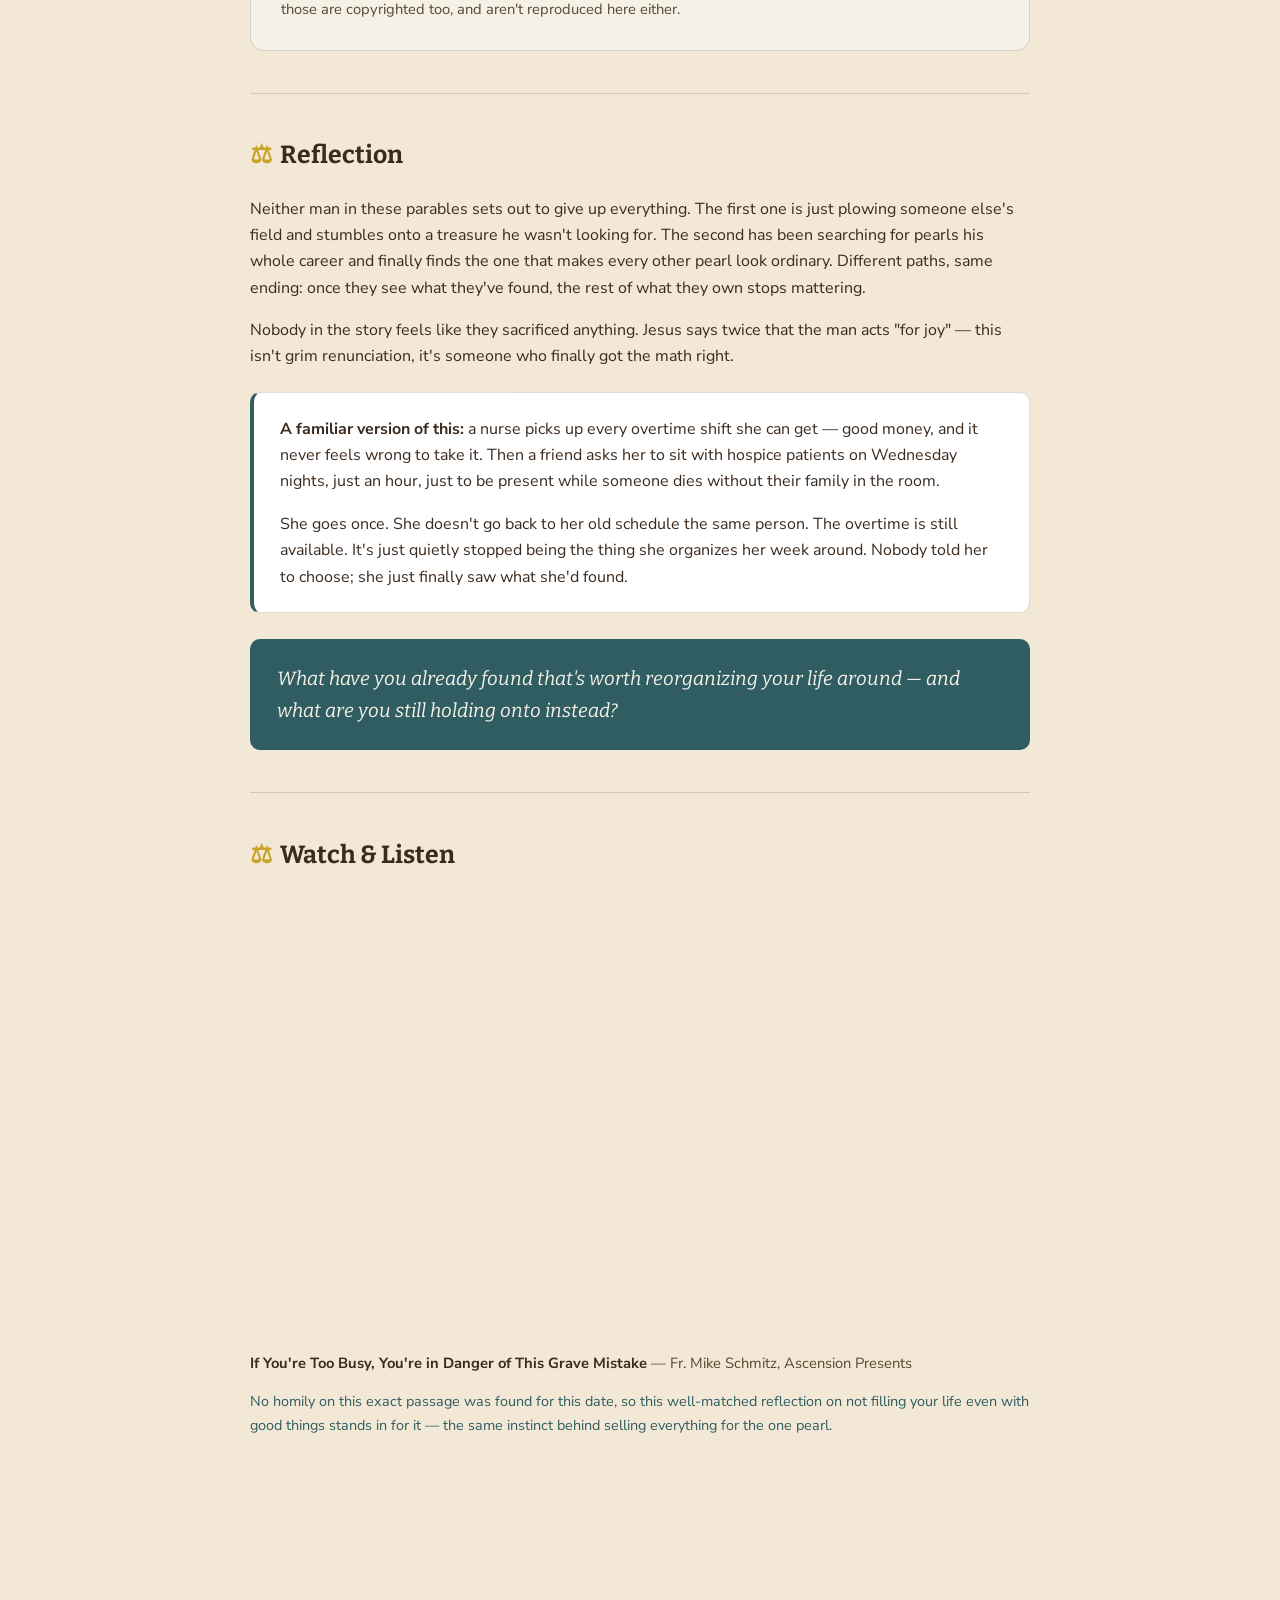
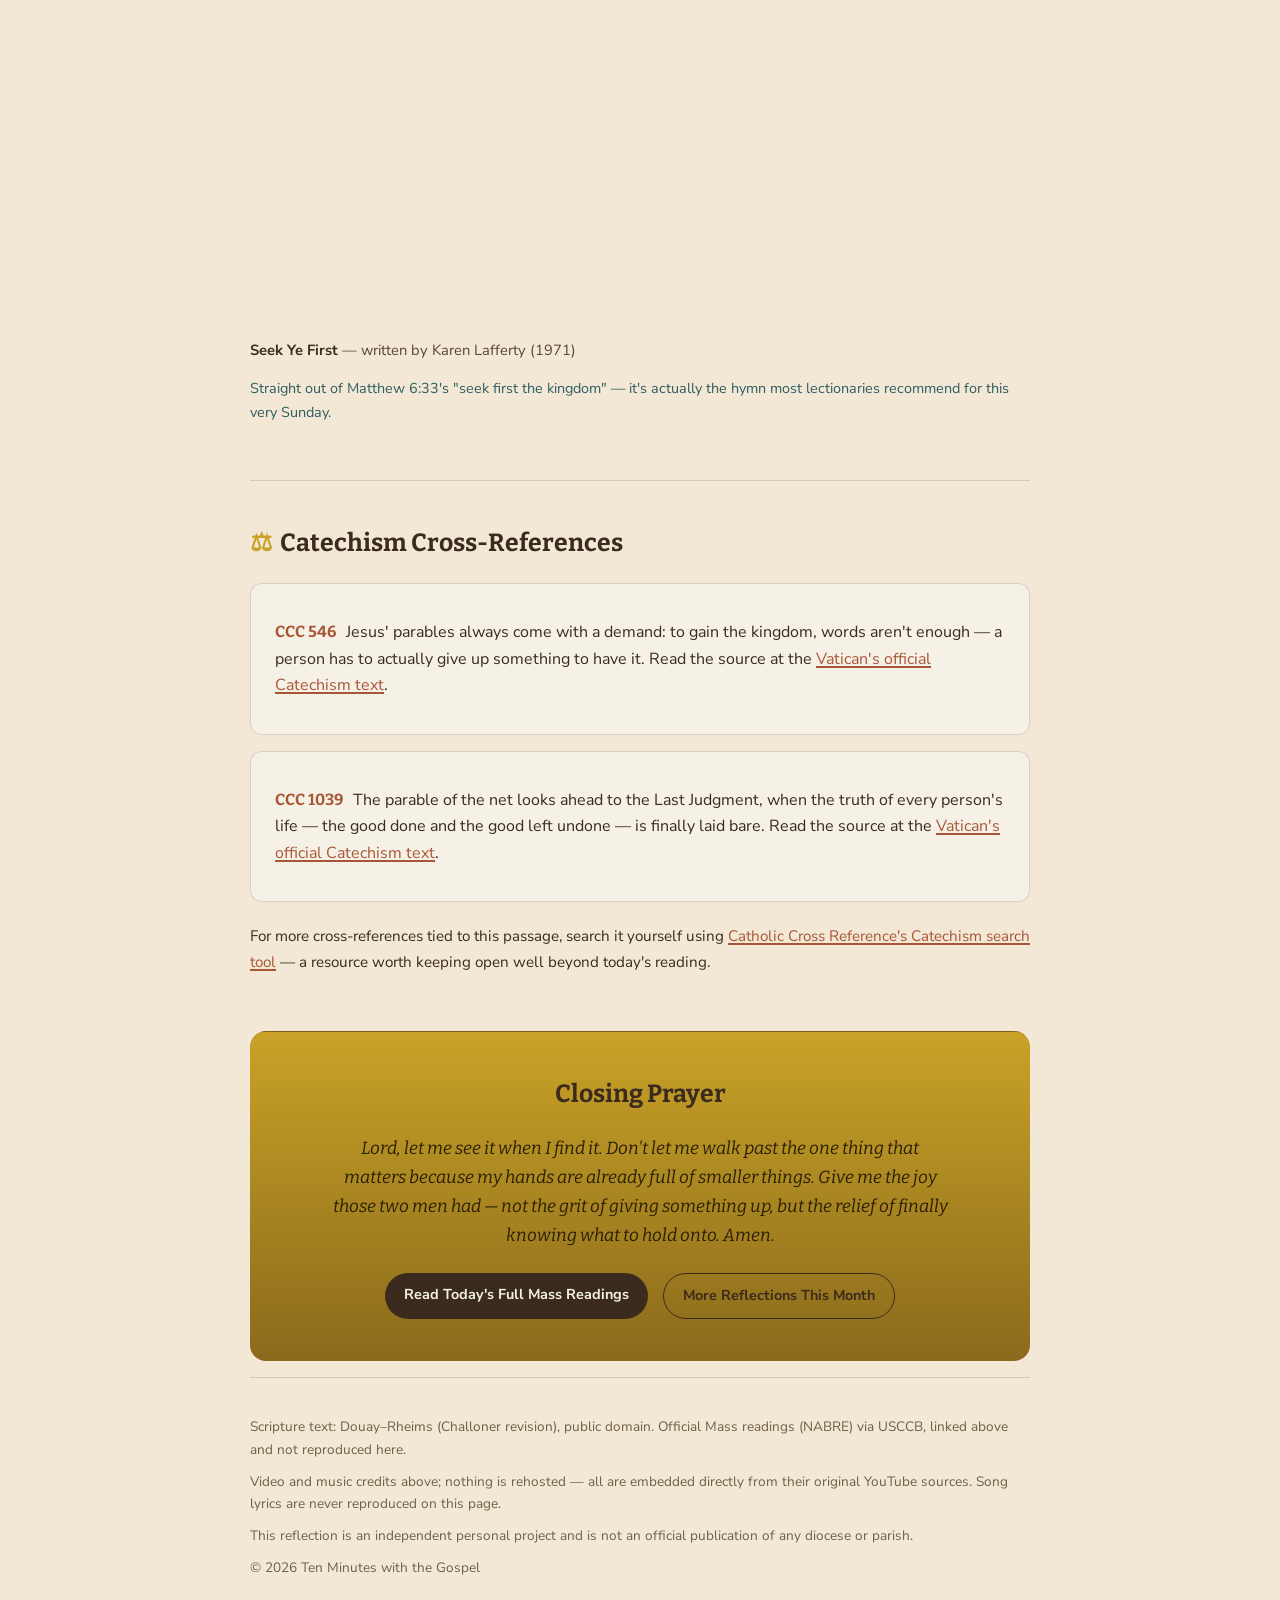
<file: 2026/07/26/index.html>
<!DOCTYPE html>
<html lang="en">
<head>
<meta charset="UTF-8">
<meta name="viewport" content="width=device-width, initial-scale=1.0">
<meta name="color-scheme" content="light">
<title>Worth Everything You Have — Ten Minutes with the Gospel</title>
<meta name="description" content="A reflection on Matthew 13:44-52 for the Seventeenth Sunday in Ordinary Time: two short parables about the one discovery worth selling everything for.">

<!-- Open Graph / Twitter -->
<meta property="og:type" content="website">
<meta property="og:title" content="Worth Everything You Have — Ten Minutes with the Gospel">
<meta property="og:description" content="Two short parables about the one discovery worth selling everything for. A reflection on Matthew 13:44-52.">
<meta property="og:image" content="https://allenvincentlucas.github.io/ten-minutes-with-the-gospel/2026/07/26/og-image.png">
<meta property="og:url" content="https://allenvincentlucas.github.io/ten-minutes-with-the-gospel/2026/07/26/">
<meta name="twitter:card" content="summary_large_image">
<meta name="twitter:title" content="Worth Everything You Have — Ten Minutes with the Gospel">
<meta name="twitter:description" content="Two short parables about the one discovery worth selling everything for. A reflection on Matthew 13:44-52.">
<meta name="twitter:image" content="https://allenvincentlucas.github.io/ten-minutes-with-the-gospel/2026/07/26/og-image.png">

<link rel="preconnect" href="https://fonts.googleapis.com">
<link rel="preconnect" href="https://fonts.gstatic.com" crossorigin>
<link href="https://fonts.googleapis.com/css2?family=Spectral:ital,wght@0,400;0,500;0,600;1,400&family=Work+Sans:wght@400;500;600&display=swap" rel="stylesheet">
<link rel="stylesheet" href="../../../assets/tokens.css">
<link rel="stylesheet" href="../../../assets/site-nav.css">
<link rel="icon" href="../../../favicon.svg" type="image/svg+xml">
<link rel="icon" href="../../../favicon-32.png" type="image/png" sizes="32x32">
<link rel="apple-touch-icon" href="../../../apple-touch-icon.png">
<link rel="stylesheet" href="style.css">
</head>
<body class="tmg-chrome" style="background:#f2e8d5;">

<nav class="tmg-nav">
  <a class="tmg-nav__brand" href="../../../index.html">
    <svg class="tmg-nav__ribbon" viewBox="0 0 12 18" aria-hidden="true">
      <path d="M0 0 H12 V18 L6 13 L0 18 Z" fill="var(--tmg-ribbon)"/>
    </svg>
    Ten Minutes with the Gospel
  </a>
  <div class="tmg-nav__links">
    <a href="../../../index.html">Home</a>
    <a href="../../../archive/index.html">Archive</a>
  </div>
</nav>

<header class="site-header">
  <div class="wrap">
    <a class="brand" href="../../../index.html">Worth It All</a>
    <nav class="site-nav">
      <a href="#reading">Reading</a>
      <a href="#reflection">Reflection</a>
      <a href="#videos">Watch &amp; Listen</a>
      <a href="#catechism">Catechism</a>
    </nav>
  </div>
</header>

<main>
  <section class="hero wrap">
    <p class="eyebrow">Seventeenth Sunday in Ordinary Time</p>
    <p class="date-line">July 26, 2026</p>
    <h1>Worth Everything You Have</h1>
    <p class="lede">A buried treasure. A single pearl. Two tiny stories that both end the same way: someone lets go of everything else, and doesn't look back.</p>
    <p class="citation-pull">Matthew 13:44&ndash;52</p>

    <div class="hero-art">
      <svg viewBox="0 0 320 240" xmlns="http://www.w3.org/2000/svg" role="img" aria-label="A plowed field with a glinting buried treasure and a single pearl beside it">
        <g stroke="var(--loam)" stroke-width="3" fill="none" opacity="0.8" stroke-linecap="round">
          <path d="M20 200 Q 160 180, 300 200"/>
          <path d="M20 215 Q 160 195, 300 215"/>
          <path d="M20 230 Q 160 210, 300 230"/>
        </g>
        <g transform="translate(150,150)">
          <rect x="-34" y="-6" width="68" height="34" rx="4" fill="var(--clay)" stroke="var(--loam)" stroke-width="3"/>
          <rect x="-34" y="-16" width="68" height="14" rx="4" fill="var(--clay)" stroke="var(--loam)" stroke-width="3"/>
          <circle cx="0" cy="0" r="7" fill="var(--gold)"/>
        </g>
        <g stroke="var(--gold)" stroke-width="2" opacity="0.85" stroke-linecap="round">
          <line x1="150" y1="-40" x2="150" y2="-58"/>
          <line x1="128" y1="-30" x2="112" y2="-44"/>
          <line x1="172" y1="-30" x2="188" y2="-44"/>
        </g>
        <circle cx="230" cy="90" r="14" fill="var(--pearl)" stroke="var(--loam)" stroke-width="2"/>
      </svg>
    </div>
  </section>

  <div class="wrap divider">
    <svg viewBox="0 0 700 24" width="100%" height="24" aria-hidden="true">
      <line x1="0" y1="12" x2="260" y2="12" stroke="#C9A227" stroke-width="2"/>
      <circle cx="290" cy="12" r="6" fill="#C9A227"/>
      <circle cx="350" cy="12" r="4" fill="#A85736"/>
      <circle cx="410" cy="12" r="6" fill="#C9A227"/>
      <line x1="440" y1="12" x2="700" y2="12" stroke="#C9A227" stroke-width="2"/>
    </svg>
  </div>

  <section class="block wrap" id="reading">
    <h2><span class="glyph">&#9878;</span>The Gospel Reading</h2>
    <div class="reading-card">
      <p>The kingdom of heaven is like unto a treasure hidden in a field. Which a man having found, hid it, and for joy thereof goeth, and selleth all that he hath, and buyeth that field.</p>
      <p>Again the kingdom of heaven is like to a merchant seeking good pearls.</p>
      <p>Who when he had found one pearl of great price, went his way, and sold all that he had, and bought it.</p>
      <p>Again the kingdom of heaven is like to a net cast into the sea, and gathering together of all kind of fishes.</p>
      <p>Which, when it was filled, they drew out, and sitting by the shore, they chose out the good into vessels, but the bad they cast forth.</p>
      <p>So shall it be at the end of the world. The angels shall go out, and shall separate the wicked from among the just.</p>
      <p>And shall cast them into the furnace of fire: there shall be weeping and gnashing of teeth.</p>
      <p>Have ye understood all these things? They say to him: Yes.</p>
      <p>He said unto them: Therefore every scribe instructed in the kingdom of heaven, is like to a man that is a householder, who bringeth forth out of his treasure new things and old.</p>
      <p style="font-size:0.85rem; color:#6f6045; margin-top:1rem;">Matthew 13:44&ndash;52, Douay&ndash;Rheims (Challoner revision)</p>

      <div class="translation-note">
        <p><strong>A note on translation:</strong> this page uses the Douay&ndash;Rheims text because it's in the public domain and safe to reproduce in full. The Mass reading for today uses the NABRE translation — read the official text at <a href="https://bible.usccb.org/bible/readings/072626.cfm" target="_blank" rel="noopener">USCCB's Daily Readings</a>. If you were hoping for a different modern translation (RSVCE, NIV, and so on), those are copyrighted too, and aren't reproduced here either.</p>
      </div>
    </div>
  </section>

  <section class="block wrap" id="reflection">
    <h2><span class="glyph">&#9878;</span>Reflection</h2>
    <p>Neither man in these parables sets out to give up everything. The first one is just plowing someone else's field and stumbles onto a treasure he wasn't looking for. The second has been searching for pearls his whole career and finally finds the one that makes every other pearl look ordinary. Different paths, same ending: once they see what they've found, the rest of what they own stops mattering.</p>
    <p>Nobody in the story feels like they sacrificed anything. Jesus says twice that the man acts "for joy" — this isn't grim renunciation, it's someone who finally got the math right.</p>

    <div class="scenario-box">
      <p><strong>A familiar version of this:</strong> a nurse picks up every overtime shift she can get — good money, and it never feels wrong to take it. Then a friend asks her to sit with hospice patients on Wednesday nights, just an hour, just to be present while someone dies without their family in the room.</p>
      <p>She goes once. She doesn't go back to her old schedule the same person. The overtime is still available. It's just quietly stopped being the thing she organizes her week around. Nobody told her to choose; she just finally saw what she'd found.</p>
    </div>

    <div class="question-callout">
      What have you already found that's worth reorganizing your life around — and what are you still holding onto instead?
    </div>
  </section>

  <section class="block wrap" id="videos">
    <h2><span class="glyph">&#9878;</span>Watch &amp; Listen</h2>
    <div class="video-grid">
      <div class="video-card">
        <iframe src="https://www.youtube.com/embed/cRAPuHWBjfE" title="If You're Too Busy, You're in Danger of This Grave Mistake — Fr. Mike Schmitz, Ascension Presents" allowfullscreen loading="lazy"></iframe>
        <p class="credit"><strong>If You're Too Busy, You're in Danger of This Grave Mistake</strong> &mdash; Fr. Mike Schmitz, Ascension Presents</p>
        <p class="note">No homily on this exact passage was found for this date, so this well-matched reflection on not filling your life even with good things stands in for it — the same instinct behind selling everything for the one pearl.</p>
      </div>
      <div class="video-card">
        <iframe src="https://www.youtube.com/embed/2YkrpwawuGU" title="Seek Ye First the Kingdom of God" allowfullscreen loading="lazy"></iframe>
        <p class="credit"><strong>Seek Ye First</strong> &mdash; written by Karen Lafferty (1971)</p>
        <p class="note">Straight out of Matthew 6:33's "seek first the kingdom" — it's actually the hymn most lectionaries recommend for this very Sunday.</p>
      </div>
    </div>
  </section>

  <section class="block wrap" id="catechism">
    <h2><span class="glyph">&#9878;</span>Catechism Cross-References</h2>

    <div class="ccc-card">
      <p><span class="num">CCC 546</span> Jesus' parables always come with a demand: to gain the kingdom, words aren't enough — a person has to actually give up something to have it. Read the source at the <a href="https://www.vatican.va/archive/ENG0015/__P1L.HTM" target="_blank" rel="noopener">Vatican's official Catechism text</a>.</p>
    </div>
    <div class="ccc-card">
      <p><span class="num">CCC 1039</span> The parable of the net looks ahead to the Last Judgment, when the truth of every person's life — the good done and the good left undone — is finally laid bare. Read the source at the <a href="https://www.vatican.va/content/catechism/en/part_one/section_two/chapter_three/article_12/v_the_last_judgment.html" target="_blank" rel="noopener">Vatican's official Catechism text</a>.</p>
    </div>

    <p class="ccc-callout">For more cross-references tied to this passage, search it yourself using <a href="https://www.catholiccrossreference.online/catechism/#!/search/Matt%2013%3A44-52%20or%2013%3A44-46" target="_blank" rel="noopener">Catholic Cross Reference's Catechism search tool</a> &mdash; a resource worth keeping open well beyond today's reading.</p>
  </section>

  <section class="block wrap closing-prayer">
    <h2>Closing Prayer</h2>
    <p>Lord, let me see it when I find it. Don't let me walk past the one thing that matters because my hands are already full of smaller things. Give me the joy those two men had — not the grit of giving something up, but the relief of finally knowing what to hold onto. Amen.</p>
    <div class="cta-row">
      <a href="https://bible.usccb.org/bible/readings/072626.cfm" target="_blank" rel="noopener">Read Today's Full Mass Readings</a>
      <a class="secondary" href="../index.html">More Reflections This Month</a>
    </div>
  </section>
</main>

<footer class="site-footer wrap">
  <p>Scripture text: Douay&ndash;Rheims (Challoner revision), public domain. Official Mass readings (NABRE) via USCCB, linked above and not reproduced here.</p>
  <p>Video and music credits above; nothing is rehosted &mdash; all are embedded directly from their original YouTube sources. Song lyrics are never reproduced on this page.</p>
  <p>This reflection is an independent personal project and is not an official publication of any diocese or parish.</p>
  <p>&copy; <span id="footer-year">2026</span> Ten Minutes with the Gospel</p>
</footer>

<script src="script.js"></script>
</body>
</html>
</file>
<file: assets/tokens.css>
/* Ten Minutes with the Gospel — shared design tokens
   Signature idea: a ribbon bookmark, like the marker ribbon in a missal
   or breviary, used to mark "today" / "this month" across the site.
   These tokens style the site CHROME (home, archive, month pages, and the
   thin nav strip on day pages). Each day's own reflection page keeps its
   own bespoke, re-derived palette — these tokens never override that. */

:root {
  --tmg-paper: #EFE9DC;      /* warm linen page background */
  --tmg-ink: #262220;        /* warm near-black for body text */
  --tmg-ribbon: #8B2E3B;     /* ribbon-marker red — CTAs, "today" accents */
  --tmg-green: #45604A;      /* ordinary-time green — secondary accent, tags */
  --tmg-gold: #B7934B;       /* gold rule — dividers, fine details */
  --tmg-stone: #D8CFBB;      /* card borders, quiet fills */
  --tmg-paper-raised: #F6F2E8; /* slightly lighter paper, for cards on paper */

  --tmg-font-display: "Spectral", Georgia, "Times New Roman", serif;
  --tmg-font-body: "Work Sans", -apple-system, Helvetica, Arial, sans-serif;
}
</file>
<file: assets/site-nav.css>
/* Ten Minutes with the Gospel — shared site nav + footer chrome.
   Scoped under .tmg-chrome so it can sit on top of ANY day page's own
   bespoke palette (Fraunces/Karla, terracotta, whatever that day chose)
   without fighting it. Link this AFTER tokens.css. */

.tmg-chrome, .tmg-chrome * {
  box-sizing: border-box;
}

.tmg-nav {
  font-family: var(--tmg-font-body);
  background: var(--tmg-ink);
  color: var(--tmg-paper);
  display: flex;
  align-items: center;
  justify-content: space-between;
  gap: 1rem;
  padding: 0.65rem 1.25rem;
  font-size: 0.9rem;
  letter-spacing: 0.01em;
}

.tmg-nav a {
  color: var(--tmg-paper);
  text-decoration: none;
}

.tmg-nav a:hover,
.tmg-nav a:focus-visible {
  text-decoration: underline;
  text-underline-offset: 3px;
}

.tmg-nav__brand {
  display: flex;
  align-items: center;
  gap: 0.5rem;
  font-weight: 600;
}

.tmg-nav__ribbon {
  width: 12px;
  height: 18px;
  flex: none;
}

.tmg-nav__links {
  display: flex;
  gap: 1.25rem;
}

.tmg-breadcrumb {
  font-family: var(--tmg-font-body);
  background: var(--tmg-paper-raised);
  color: var(--tmg-ink);
  border-bottom: 1px solid var(--tmg-stone);
  padding: 0.5rem 1.25rem;
  font-size: 0.85rem;
}

.tmg-breadcrumb a {
  color: var(--tmg-ink);
  text-decoration: underline;
  text-underline-offset: 2px;
}

.tmg-breadcrumb span[aria-hidden="true"] {
  margin: 0 0.35rem;
  color: var(--tmg-stone);
}

.tmg-footer {
  font-family: var(--tmg-font-body);
  background: var(--tmg-ink);
  color: var(--tmg-paper);
  padding: 1.75rem 1.25rem;
  font-size: 0.85rem;
  line-height: 1.6;
}

.tmg-footer a {
  color: var(--tmg-paper);
}

.tmg-footer__row {
  max-width: 720px;
  margin: 0 auto;
  text-align: center;
  opacity: 0.85;
}

@media (max-width: 480px) {
  .tmg-nav__links { gap: 0.85rem; }
}
</file>
<file: style.css>
html {
  color-scheme: light;
}

body {
  margin: 0;
  background: #EFE9DC;
  background: var(--tmg-paper);
  color: #262220;
  color: var(--tmg-ink);
  font-family: Georgia, serif;
  font-family: var(--tmg-font-body);
}

main {
  max-width: 720px;
  margin: 0 auto;
  padding: 0 1.5rem;
}

.hero {
  position: relative;
  padding: 4rem 0 3rem;
  overflow: hidden;
}

.hero__ribbon {
  position: absolute;
  top: 0;
  right: 2rem;
}

.eyebrow {
  font-family: var(--tmg-font-body);
  font-weight: 600;
  letter-spacing: 0.12em;
  text-transform: uppercase;
  font-size: 0.78rem;
  line-height: 1.6;
  color: var(--tmg-green);
  margin: 0.2rem 0 0.75rem;
}

.hero__date {
  font-family: var(--tmg-font-body);
  font-weight: 500;
  font-size: 0.88rem;
  color: #6b675f;
  margin: -0.35rem 0 0.9rem;
}

.hero h1 {
  font-family: var(--tmg-font-display);
  font-weight: 600;
  font-size: clamp(2rem, 5vw, 2.9rem);
  line-height: 1.15;
  margin: 0 0 1rem;
  max-width: 14ch;
}

.hero__lede {
  font-size: 1.1rem;
  line-height: 1.6;
  max-width: 46ch;
  margin: 0 0 1rem;
}

.hero__citation {
  font-family: var(--tmg-font-display);
  font-style: italic;
  color: var(--tmg-ribbon);
  font-size: 1.05rem;
  margin: 0 0 1.75rem;
}

.btn {
  display: inline-block;
  background: var(--tmg-ribbon);
  color: var(--tmg-paper);
  font-family: var(--tmg-font-body);
  font-weight: 600;
  text-decoration: none;
  padding: 0.75rem 1.4rem;
  border-radius: 3px;
  font-size: 0.95rem;
}

.btn:hover, .btn:focus-visible {
  background: #732530;
}

.rule {
  border: none;
  border-top: 2px solid var(--tmg-gold);
  max-width: 720px;
  margin: 0 auto;
  opacity: 0.6;
}

.about {
  padding: 2.5rem 0 4rem;
}

.about h2 {
  font-family: var(--tmg-font-display);
  font-size: 1.4rem;
  margin: 0 0 0.9rem;
}

.about p {
  line-height: 1.7;
  margin: 0 0 1rem;
  max-width: 60ch;
}

.about a {
  color: var(--tmg-ribbon);
}

@media (prefers-reduced-motion: no-preference) {
  .hero__ribbon svg { transition: transform 0.4s ease; }
}
</file>
<file: archive/style.css>
html {
  color-scheme: light;
}
body {
  margin: 0;
  background: #EFE9DC;
  background: var(--tmg-paper);
  color: #262220;
  color: var(--tmg-ink);
  font-family: Georgia, serif;
  font-family: var(--tmg-font-body);
}
main {
  max-width: 720px;
  margin: 0 auto;
  padding: 3rem 1.5rem 4rem;
}
.eyebrow {
  font-weight: 600;
  letter-spacing: 0.12em;
  text-transform: uppercase;
  font-size: 0.78rem;
  color: var(--tmg-green);
  margin: 0 0 0.75rem;
}
h1 {
  font-family: var(--tmg-font-display);
  font-size: clamp(2rem, 5vw, 2.6rem);
  margin: 0 0 2rem;
}
.empty-note {
  color: var(--tmg-ink);
  opacity: 0.7;
  font-style: italic;
}
.month-card {
  display: block;
  background: var(--tmg-paper-raised);
  border: 1px solid var(--tmg-stone);
  border-radius: 6px;
  padding: 1.1rem 1.3rem;
  margin-bottom: 0.9rem;
  text-decoration: none;
  color: var(--tmg-ink);
}
.month-card:hover, .month-card:focus-visible {
  border-color: var(--tmg-ribbon);
}
.month-card h2 {
  font-family: var(--tmg-font-display);
  font-size: 1.2rem;
  margin: 0 0 0.2rem;
}
.month-card p {
  margin: 0;
  font-size: 0.9rem;
  opacity: 0.75;
}

/* Archive — month sections & entry list
   Reuses the same visual language as .month-card (raised paper, stone
   border, ribbon-red hover) and the token palette's own intent for gold
   ("dividers, fine details") as the rule between individual entries. */

.archive-month {
  background: var(--tmg-paper-raised);
  border: 1px solid var(--tmg-stone);
  border-radius: 6px;
  padding: 1.1rem 1.3rem;
  margin-bottom: 1.5rem;
}

.archive-month h2 {
  font-family: var(--tmg-font-display);
  font-size: 1.2rem;
  margin: 0 0 0.85rem;
}

.archive-month h2 a {
  color: var(--tmg-ink);
  text-decoration: none;
}

.archive-month h2 a:hover,
.archive-month h2 a:focus-visible {
  color: var(--tmg-ribbon);
}

.archive-entries {
  list-style: none;
  margin: 0;
  padding: 0;
  border-top: 1px solid var(--tmg-gold);
}

.archive-entry {
  display: flex;
  flex-direction: column;
  gap: 0.15rem;
  padding: 0.85rem 0;
  border-bottom: 1px solid var(--tmg-gold);
}

.archive-entry:last-child {
  border-bottom: none;
}

.archive-entry-date {
  font-family: var(--tmg-font-body);
  font-size: 0.72rem;
  font-weight: 600;
  letter-spacing: 0.08em;
  text-transform: uppercase;
  color: var(--tmg-green);
}

.archive-entry-title {
  font-family: var(--tmg-font-display);
  font-size: 1.05rem;
  font-weight: 600;
  color: var(--tmg-ink);
  text-decoration: none;
}

.archive-entry-title:hover,
.archive-entry-title:focus-visible {
  color: var(--tmg-ribbon);
  text-decoration: underline;
}

.archive-entry-day {
  font-size: 0.85rem;
  font-style: italic;
  color: var(--tmg-ink);
  opacity: 0.65;
}
</file>
<file: month-page.css>
/* Ten Minutes with the Gospel — shared month-page styling.
   Used by EVERY /YYYY/MM/index.html. Never edited per month — the same
   file is linked from every month folder as ../../month-page.css.
   Relies on assets/tokens.css being linked first for --tmg-* variables. */

body.tmg-chrome {
  margin: 0;
  background: var(--tmg-paper);
  color: var(--tmg-ink);
  font-family: var(--tmg-font-body);
  line-height: 1.6;
}

.month-wrap {
  max-width: 720px;
  margin: 0 auto;
  padding: 0 1.5rem;
}

.month-hero {
  padding: 3rem 0 1.5rem;
  text-align: center;
}

.month-hero .eyebrow {
  font-family: var(--tmg-font-body);
  font-weight: 600;
  letter-spacing: 0.1em;
  text-transform: uppercase;
  font-size: 0.8rem;
  color: var(--tmg-ribbon);
  margin: 0 0 0.5rem;
}

.month-hero h1 {
  font-family: var(--tmg-font-display);
  font-weight: 600;
  font-size: clamp(1.9rem, 4.5vw, 2.6rem);
  margin: 0 0 0.75rem;
  color: var(--tmg-ink);
}

.month-hero p {
  max-width: 52ch;
  margin: 0 auto;
  color: var(--tmg-ink);
  opacity: 0.75;
}

.month-entries {
  padding: 1rem 0 3rem;
  display: flex;
  flex-direction: column;
  gap: 1rem;
}

.month-card {
  display: block;
  background: var(--tmg-paper-raised);
  border: 1px solid var(--tmg-stone);
  border-left: 4px solid var(--tmg-gold);
  border-radius: 10px;
  padding: 1.25rem 1.5rem;
  text-decoration: none;
  color: var(--tmg-ink);
  transition: border-color 0.15s ease;
}

.month-card:hover {
  border-left-color: var(--tmg-ribbon);
}

.month-card .month-card-date {
  display: block;
  font-family: var(--tmg-font-body);
  font-weight: 600;
  font-size: 0.85rem;
  color: var(--tmg-green);
  margin-bottom: 0.3rem;
}

.month-card .month-card-title {
  display: block;
  font-family: var(--tmg-font-display);
  font-size: 1.2rem;
  font-weight: 600;
  color: var(--tmg-ink);
  margin-bottom: 0.25rem;
}

.month-card .month-card-day {
  display: block;
  font-style: italic;
  font-size: 0.88rem;
  color: var(--tmg-ink);
  opacity: 0.7;
}

.empty-note {
  padding: 2rem 1.5rem;
  text-align: center;
  color: var(--tmg-ink);
  opacity: 0.7;
  font-style: italic;
}

.month-nav-back {
  text-align: center;
  padding: 0 0 3rem;
}

.month-nav-back a {
  color: var(--tmg-ribbon);
  font-weight: 600;
  text-decoration: none;
  border-bottom: 2px solid var(--tmg-gold);
  padding-bottom: 2px;
}
</file>
<file: 2026/07/22/style.css>
/* ============================================================
   She Knew Him When He Called Her Name
   Palette: Garden at Dawn — derived from John 20:1-2, 11-18
   #FAF6EF ivory · #2F4A3E deep garden green · #5C7A63 moss
   #D9A544 dawn gold · #E8B4B8 dew-rose blush · #24302A charcoal
   ============================================================ */

:root {
  --ivory: #FAF6EF;
  --ivory-deep: #F2ECDF;
  --deep-green: #2F4A3E;
  --moss: #5C7A63;
  --dawn-gold: #D9A544;
  --dawn-gold-soft: #EAC788;
  --blush: #E8B4B8;
  --charcoal: #24302A;
  --white: #FFFFFF;

  --font-display: "Fraunces", "Georgia", serif;
  --font-body: "Karla", "Helvetica Neue", sans-serif;

  --max-width: 1080px;
  --radius: 14px;
}

* { box-sizing: border-box; }

html { scroll-behavior: smooth; }

body {
  margin: 0;
  background: var(--ivory);
  color: var(--charcoal);
  font-family: var(--font-body);
  line-height: 1.65;
  font-size: 17px;
  -webkit-font-smoothing: antialiased;
}

a { color: var(--deep-green); }

img, svg { max-width: 100%; display: block; }

.wrap {
  max-width: var(--max-width);
  margin: 0 auto;
  padding: 0 24px;
}

h1, h2, h3 {
  font-family: var(--font-display);
  color: var(--deep-green);
  margin: 0 0 0.5em;
  line-height: 1.15;
}

p { margin: 0 0 1em; }

/* ---------- Header ---------- */
.site-header {
  position: sticky;
  top: 0;
  z-index: 50;
  background: rgba(250, 246, 239, 0.92);
  backdrop-filter: blur(6px);
  border-bottom: 1px solid rgba(47, 74, 62, 0.12);
}

.site-header .wrap {
  display: flex;
  align-items: center;
  justify-content: space-between;
  padding-top: 14px;
  padding-bottom: 14px;
}

.brand {
  font-family: var(--font-display);
  font-style: italic;
  font-size: 1.5rem;
  color: var(--deep-green);
  letter-spacing: 0.01em;
}

.site-nav {
  display: flex;
  gap: 22px;
  flex-wrap: wrap;
}

.site-nav a {
  text-decoration: none;
  font-size: 0.85rem;
  letter-spacing: 0.06em;
  text-transform: uppercase;
  color: var(--moss);
  font-weight: 600;
}

.site-nav a:hover { color: var(--dawn-gold); }

/* ---------- Hero ---------- */
.hero {
  padding: 56px 0 24px;
}

.hero .wrap {
  display: grid;
  grid-template-columns: 1.1fr 0.9fr;
  gap: 40px;
  align-items: center;
}

.eyebrow {
  display: inline-block;
  font-size: 0.8rem;
  letter-spacing: 0.12em;
  text-transform: uppercase;
  color: var(--moss);
  font-weight: 700;
  margin-bottom: 14px;
}

.hero h1 {
  font-size: clamp(2.1rem, 4.4vw, 3.2rem);
  font-weight: 600;
}

.lede {
  font-size: 1.15rem;
  color: var(--charcoal);
  max-width: 46ch;
}

.pull-quote {
  margin: 22px 0 0;
  padding-left: 18px;
  border-left: 3px solid var(--dawn-gold);
  font-family: var(--font-display);
  font-style: italic;
  color: var(--deep-green);
  font-size: 1.05rem;
}

.pull-quote cite {
  display: block;
  margin-top: 6px;
  font-style: normal;
  font-family: var(--font-body);
  font-size: 0.8rem;
  color: var(--moss);
  letter-spacing: 0.04em;
}

.hero-art {
  border-radius: var(--radius);
  overflow: hidden;
}

/* ---------- Divider ---------- */
.divider {
  padding: 8px 0;
}

/* ---------- Sections ---------- */
section.block {
  padding: 48px 0;
}

section.block + section.block {
  border-top: 1px solid rgba(47, 74, 62, 0.10);
}

.section-label {
  font-size: 0.78rem;
  letter-spacing: 0.14em;
  text-transform: uppercase;
  color: var(--dawn-gold);
  font-weight: 700;
  margin-bottom: 10px;
  display: block;
}

/* ---------- Gospel reading card ---------- */
.reading-card {
  background: var(--white);
  border-radius: var(--radius);
  padding: 36px clamp(20px, 4vw, 48px);
  box-shadow: 0 10px 30px rgba(47, 74, 62, 0.06);
  border: 1px solid rgba(47, 74, 62, 0.08);
}

.reading-card .verse-num {
  color: var(--dawn-gold);
  font-weight: 700;
  font-size: 0.78em;
  vertical-align: super;
  margin-right: 2px;
}

.reading-card p {
  font-family: var(--font-display);
  font-size: 1.12rem;
  color: var(--charcoal);
}

.translation-note {
  margin-top: 26px;
  padding-top: 20px;
  border-top: 1px dashed rgba(47, 74, 62, 0.25);
  font-size: 0.9rem;
  color: var(--moss);
}

.translation-note strong { color: var(--deep-green); }

/* ---------- Reflection ---------- */
.scenario-box {
  background: var(--ivory-deep);
  border-left: 4px solid var(--moss);
  border-radius: 0 var(--radius) var(--radius) 0;
  padding: 22px 26px;
  margin: 22px 0;
}

.scenario-box .tag {
  display: inline-block;
  font-size: 0.75rem;
  letter-spacing: 0.1em;
  text-transform: uppercase;
  color: var(--moss);
  font-weight: 700;
  margin-bottom: 8px;
}

.question-callout {
  background: var(--deep-green);
  color: var(--ivory);
  border-radius: var(--radius);
  padding: 28px 30px;
  margin-top: 26px;
}

.question-callout .tag {
  display: inline-block;
  font-size: 0.75rem;
  letter-spacing: 0.1em;
  text-transform: uppercase;
  color: var(--dawn-gold-soft);
  font-weight: 700;
  margin-bottom: 10px;
}

.question-callout p {
  font-family: var(--font-display);
  font-style: italic;
  font-size: 1.25rem;
  margin: 0;
}

/* ---------- Video / Music grids ---------- */
.media-grid {
  display: grid;
  grid-template-columns: repeat(auto-fit, minmax(280px, 1fr));
  gap: 28px;
  margin-top: 20px;
}

.media-card {
  background: var(--white);
  border-radius: var(--radius);
  overflow: hidden;
  border: 1px solid rgba(47, 74, 62, 0.08);
  box-shadow: 0 8px 22px rgba(47, 74, 62, 0.05);
}

.media-card .embed {
  position: relative;
  width: 100%;
  padding-top: 56.25%;
  background: var(--charcoal);
}

.media-card .embed iframe {
  position: absolute;
  inset: 0;
  width: 100%;
  height: 100%;
  border: 0;
}

.media-card .meta {
  padding: 16px 20px 20px;
}

.media-card .meta h3 {
  font-size: 1.02rem;
  margin-bottom: 4px;
}

.media-card .credit {
  font-size: 0.85rem;
  color: var(--moss);
  margin: 0 0 8px;
}

.media-card .why {
  font-size: 0.92rem;
  color: var(--charcoal);
  margin: 0;
}

/* ---------- Catechism ---------- */
.ccc-grid {
  display: grid;
  grid-template-columns: repeat(auto-fit, minmax(260px, 1fr));
  gap: 20px;
  margin-top: 20px;
}

.ccc-card {
  background: var(--white);
  border-radius: var(--radius);
  border: 1px solid rgba(47, 74, 62, 0.08);
  padding: 22px 24px;
}

.ccc-card .num {
  font-family: var(--font-display);
  color: var(--dawn-gold);
  font-size: 1.6rem;
  font-weight: 600;
  display: block;
  margin-bottom: 6px;
}

.ccc-card a {
  font-size: 0.85rem;
  font-weight: 700;
}

.ccc-callout {
  margin-top: 24px;
  padding: 18px 22px;
  border-radius: var(--radius);
  background: var(--ivory-deep);
  font-size: 0.92rem;
}

/* ---------- Closing prayer ---------- */
.prayer-block {
  text-align: center;
  padding: 60px 0 20px;
}

.prayer-block .prayer-text {
  font-family: var(--font-display);
  font-style: italic;
  font-size: 1.3rem;
  color: var(--deep-green);
  max-width: 60ch;
  margin: 0 auto 30px;
}

.cta-row {
  display: flex;
  gap: 16px;
  justify-content: center;
  flex-wrap: wrap;
}

.btn {
  display: inline-block;
  padding: 12px 26px;
  border-radius: 999px;
  text-decoration: none;
  font-weight: 700;
  font-size: 0.9rem;
  letter-spacing: 0.02em;
}

.btn-primary {
  background: var(--deep-green);
  color: var(--ivory);
}

.btn-secondary {
  background: transparent;
  color: var(--deep-green);
  border: 1.5px solid var(--deep-green);
}

.btn:hover { background: var(--dawn-gold); color: var(--charcoal); border-color: var(--dawn-gold); }

/* ---------- Footer ---------- */
footer.site-footer {
  background: var(--deep-green);
  color: var(--ivory-deep);
  padding: 40px 0;
  font-size: 0.85rem;
}

footer.site-footer a { color: var(--dawn-gold-soft); }

footer.site-footer .foot-grid {
  display: grid;
  grid-template-columns: repeat(auto-fit, minmax(200px, 1fr));
  gap: 20px;
  margin-bottom: 20px;
}

footer.site-footer .disclaimer {
  border-top: 1px solid rgba(250, 246, 239, 0.2);
  padding-top: 16px;
  opacity: 0.85;
  font-size: 0.78rem;
}

/* ---------- Responsive ---------- */
@media (max-width: 820px) {
  .hero .wrap {
    grid-template-columns: 1fr;
  }
  .hero-art { order: -1; }
  .site-nav { display: none; }
}

/* ---------- Reduced motion ---------- */
@media (prefers-reduced-motion: reduce) {
  html { scroll-behavior: auto; }
}

/* ---------- Focus visibility ---------- */
a:focus-visible, .btn:focus-visible {
  outline: 3px solid var(--dawn-gold);
  outline-offset: 2px;
}
</file>
<file: 2026/07/23/style.css>
/* ============================================================
   "Blessed Are Your Eyes" — July 23, 2026
   Thursday of the Sixteenth Week in Ordinary Time
   Matthew 13:10-17
   Palette: Eyes Opening to Light
   ============================================================ */

@import url('https://fonts.googleapis.com/css2?family=Literata:opsz,wght@7..72,400;7..72,500;7..72,600;7..72,700&family=Nunito+Sans:wght@400;600;700;800&display=swap');

:root {
  /* fallback-first, then variable, per site known-fix */
  --ivory: #faf6ec;
  --ink: #2b2a28;
  --dawn-gold: #c9963c;
  --dusk-slate: #45596b;
  --terracotta: #b15a3e;
  --pale-sky: #e4ebee;
  --line: rgba(43, 42, 40, 0.14);

  --font-display: 'Literata', Georgia, serif;
  --font-body: 'Nunito Sans', -apple-system, sans-serif;
}

* { box-sizing: border-box; }

html { color-scheme: light; }

body {
  margin: 0;
  background: #faf6ec;
  background: var(--ivory);
  color: #2b2a28;
  color: var(--ink);
  font-family: var(--font-body);
  line-height: 1.65;
  -webkit-font-smoothing: antialiased;
}

img, svg { max-width: 100%; display: block; }

a { color: var(--terracotta); text-decoration-thickness: 1.5px; text-underline-offset: 2px; }
a:hover { color: var(--dawn-gold); }

.wrap {
  max-width: 780px;
  margin: 0 auto;
  padding: 0 1.5rem;
}

/* ---------- Site-wide chrome (shared across all pages) ---------- */
.site-chrome-bar {
  background: var(--ink);
  color: var(--ivory);
}
.site-chrome-inner {
  display: flex;
  align-items: center;
  justify-content: space-between;
  gap: 1rem;
  flex-wrap: wrap;
  padding: 0.7rem 0;
}
.site-title {
  color: var(--ivory);
  text-decoration: none;
  font-weight: 700;
  font-size: 0.92rem;
}
.site-chrome-nav { display: flex; gap: 1.1rem; font-size: 0.88rem; }
.site-chrome-nav a { color: var(--ivory); font-weight: 600; opacity: 0.85; }
.site-chrome-nav a:hover { opacity: 1; color: var(--dawn-gold); }
/* ---------- Header ---------- */
.site-header {
  padding: 1.1rem 0;
  border-bottom: 1px solid var(--line);
}
.site-header .wrap {
  display: flex;
  align-items: center;
  justify-content: space-between;
  gap: 1rem;
  flex-wrap: wrap;
}
.brand {
  font-family: var(--font-display);
  font-weight: 600;
  font-size: 1.05rem;
  letter-spacing: 0.01em;
  color: var(--ink);
  text-decoration: none;
}
.site-nav { display: flex; gap: 1.25rem; font-size: 0.92rem; }
.site-nav a { color: var(--dusk-slate); font-weight: 600; }

/* ---------- Hero ---------- */
.hero {
  padding: 3.2rem 0 2.2rem;
}
.eyebrow {
  font-family: var(--font-body);
  font-weight: 800;
  letter-spacing: 0.14em;
  text-transform: uppercase;
  font-size: 0.78rem;
  color: var(--terracotta);
  margin: 0 0 0.35rem;
}
.date-line {
  font-family: var(--font-body);
  font-weight: 600;
  font-size: 0.9rem;
  color: #6b675f;
  margin: 0 0 0.9rem;
}
.hero h1 {
  font-family: var(--font-display);
  font-weight: 700;
  font-size: clamp(2.1rem, 5vw, 3rem);
  line-height: 1.12;
  margin: 0 0 1rem;
  color: var(--ink);
}
.lede {
  font-size: 1.15rem;
  max-width: 54ch;
  color: #47443f;
  margin: 0 0 1.6rem;
}
.citation-pull {
  display: inline-block;
  font-family: var(--font-display);
  font-style: italic;
  font-size: 1.05rem;
  color: var(--dusk-slate);
  border-left: 3px solid var(--dawn-gold);
  padding: 0.3rem 0 0.3rem 0.9rem;
  margin-bottom: 2.2rem;
}
.hero-art { margin: 0 auto; max-width: 560px; }

/* ---------- Divider ---------- */
.divider {
  padding: 0.4rem 0 1.4rem;
}

/* ---------- Section shell ---------- */
section.block {
  padding: 2.6rem 0;
  border-top: 1px solid var(--line);
}
section.block h2 {
  font-family: var(--font-display);
  font-weight: 600;
  font-size: 1.55rem;
  margin: 0 0 1.2rem;
  color: var(--ink);
}
section.block h2 .glyph {
  color: var(--dawn-gold);
  margin-right: 0.5rem;
}

/* ---------- Gospel reading ---------- */
.reading-card {
  background: var(--pale-sky);
  border-radius: 14px;
  padding: 1.8rem 1.9rem;
  font-family: var(--font-display);
  font-size: 1.05rem;
  color: var(--ink);
}
.reading-card p { margin: 0 0 1rem; }
.reading-card p:last-of-type { margin-bottom: 0; }
.reading-card .isaiah {
  font-style: italic;
  color: var(--dusk-slate);
}
.translation-note {
  margin-top: 1.4rem;
  padding-top: 1.2rem;
  border-top: 1px dashed var(--line);
  font-family: var(--font-body);
  font-size: 0.92rem;
  color: #55524d;
}
.translation-note strong { color: var(--ink); }

/* ---------- Reflection ---------- */
.scenario-box {
  background: #fff;
  border: 1px solid var(--line);
  border-left: 4px solid var(--terracotta);
  border-radius: 10px;
  padding: 1.4rem 1.6rem;
  margin: 1.4rem 0;
}
.scenario-box p:first-child { margin-top: 0; }
.scenario-box p:last-child { margin-bottom: 0; }
.question-callout {
  background: var(--dusk-slate);
  color: var(--ivory);
  border-radius: 10px;
  padding: 1.5rem 1.7rem;
  font-family: var(--font-display);
  font-size: 1.2rem;
  font-style: italic;
  margin-top: 1.6rem;
}

/* ---------- Video grid ---------- */
.video-grid {
  display: grid;
  grid-template-columns: 1fr;
  gap: 1.8rem;
}
.video-card iframe {
  width: 100%;
  aspect-ratio: 16 / 9;
  border: 0;
  border-radius: 12px;
}
.video-card .credit {
  margin-top: 0.6rem;
  font-size: 0.92rem;
  color: #55524d;
}
.video-card .credit strong { color: var(--ink); }
.video-card .note { font-size: 0.9rem; color: var(--dusk-slate); margin-top: 0.3rem; }

/* ---------- Catechism ---------- */
.ccc-card {
  background: var(--pale-sky);
  border-radius: 12px;
  padding: 1.2rem 1.5rem;
  margin-bottom: 1rem;
}
.ccc-card .num {
  font-family: var(--font-display);
  font-weight: 700;
  color: var(--terracotta);
  margin-right: 0.4rem;
}
.ccc-callout {
  margin-top: 1.4rem;
  font-size: 0.95rem;
}

/* ---------- Closing ---------- */
.closing-prayer {
  background: linear-gradient(180deg, var(--dawn-gold) 0%, #b9832f 100%);
  color: #2b2410;
  border-radius: 16px;
  padding: 2rem 2rem 2.2rem;
}
.closing-prayer h2 { color: #2b2410; }
.closing-prayer p {
  font-family: var(--font-display);
  font-size: 1.1rem;
  font-style: italic;
  max-width: 56ch;
}
.cta-row {
  display: flex;
  gap: 0.9rem;
  flex-wrap: wrap;
  margin-top: 1.4rem;
}
.cta-row a {
  display: inline-block;
  background: var(--ink);
  color: var(--ivory);
  padding: 0.65rem 1.2rem;
  border-radius: 999px;
  font-family: var(--font-body);
  font-weight: 700;
  font-size: 0.9rem;
  text-decoration: none;
}
.cta-row a.secondary {
  background: transparent;
  color: var(--ink);
  border: 1.5px solid var(--ink);
}

/* ---------- Footer ---------- */
.site-footer {
  padding: 2.4rem 0 3.5rem;
  font-size: 0.85rem;
  color: #6b675f;
  border-top: 1px solid var(--line);
  margin-top: 1rem;
}
.site-footer p { margin: 0 0 0.6rem; }

@media (max-width: 640px) {
  .site-nav { gap: 0.9rem; }
  .closing-prayer { padding: 1.6rem 1.4rem 1.8rem; }
}
</file>
<file: 2026/07/24/style.css>
/* ============================================================
   "Good Ground" — July 24, 2026
   Friday of the Sixteenth Week in Ordinary Time
   Matthew 13:18-23 — The Sower Explained
   Palette: Harvest Ground
   ============================================================ */

@import url('https://fonts.googleapis.com/css2?family=Fraunces:opsz,wght@9..144,400;9..144,500;9..144,600;9..144,700&family=Karla:wght@400;600;700;800&display=swap');

:root {
  --wheat: #f6efdd;
  --soil-ink: #3b2a1d;
  --soil-deep: #5c4530;
  --wheat-gold: #d9a441;
  --leaf-green: #5b7a3a;
  --thorn-grey: #6b7059;
  --rust: #a15a34;
  --card: #efe3c8;
  --line: rgba(59, 42, 29, 0.16);

  --font-display: 'Fraunces', Georgia, serif;
  --font-body: 'Karla', -apple-system, sans-serif;
}

* { box-sizing: border-box; }
html { color-scheme: light; }

body {
  margin: 0;
  background: #f6efdd;
  background: var(--wheat);
  color: #3b2a1d;
  color: var(--soil-ink);
  font-family: var(--font-body);
  line-height: 1.65;
  -webkit-font-smoothing: antialiased;
}

img, svg { max-width: 100%; display: block; }
a { color: var(--rust); text-decoration-thickness: 1.5px; text-underline-offset: 2px; }
a:hover { color: var(--wheat-gold); }

.wrap { max-width: 780px; margin: 0 auto; padding: 0 1.5rem; }

/* ---------- Header (this day's own secondary bar, below the shared site nav) ---------- */
.site-header { padding: 1.1rem 0; border-bottom: 1px solid var(--line); }
.site-header .wrap { display: flex; align-items: center; justify-content: space-between; gap: 1rem; flex-wrap: wrap; }
.brand { font-family: var(--font-display); font-weight: 600; font-size: 1.05rem; color: var(--soil-ink); text-decoration: none; }
.site-nav { display: flex; gap: 1.25rem; font-size: 0.92rem; }
.site-nav a { color: var(--leaf-green); font-weight: 700; }

/* ---------- Hero ---------- */
.hero { padding: 3.2rem 0 2.2rem; }
.eyebrow {
  font-weight: 800; letter-spacing: 0.14em; text-transform: uppercase;
  font-size: 0.78rem; color: var(--rust); margin: 0 0 0.35rem;
}
.date-line {
  font-weight: 600;
  font-size: 0.9rem;
  color: #6f6045;
  margin: 0 0 0.9rem;
}
.hero h1 {
  font-family: var(--font-display); font-weight: 700;
  font-size: clamp(2.1rem, 5vw, 3rem); line-height: 1.12; margin: 0 0 1rem; color: var(--soil-ink);
}
.lede { font-size: 1.15rem; max-width: 54ch; color: #4a3a2a; margin: 0 0 1.6rem; }
.citation-pull {
  display: inline-block; font-family: var(--font-display); font-style: italic; font-size: 1.05rem;
  color: var(--soil-deep); border-left: 3px solid var(--wheat-gold); padding: 0.3rem 0 0.3rem 0.9rem; margin-bottom: 2.2rem;
}
.hero-art { margin: 0 auto; max-width: 600px; }

.divider { padding: 0.4rem 0 1.4rem; }

section.block { padding: 2.6rem 0; border-top: 1px solid var(--line); }
section.block h2 {
  font-family: var(--font-display); font-weight: 600; font-size: 1.55rem; margin: 0 0 1.2rem; color: var(--soil-ink);
}
section.block h2 .glyph { color: var(--wheat-gold); margin-right: 0.5rem; }

/* ---------- Gospel reading ---------- */
.reading-card {
  background: var(--card); border-radius: 14px; padding: 1.8rem 1.9rem;
  font-family: var(--font-display); font-size: 1.05rem; color: var(--soil-ink);
}
.reading-card p { margin: 0 0 1rem; }
.reading-card p:last-of-type { margin-bottom: 0; }
.translation-note {
  margin-top: 1.4rem; padding-top: 1.2rem; border-top: 1px dashed var(--line);
  font-family: var(--font-body); font-size: 0.92rem; color: #5a4632;
}
.translation-note strong { color: var(--soil-ink); }

/* ---------- Reflection ---------- */
.scenario-box {
  background: #fff; border: 1px solid var(--line); border-left: 4px solid var(--rust);
  border-radius: 10px; padding: 1.4rem 1.6rem; margin: 1.4rem 0;
}
.scenario-box p:first-child { margin-top: 0; }
.scenario-box p:last-child { margin-bottom: 0; }
.question-callout {
  background: var(--soil-deep); color: var(--wheat); border-radius: 10px; padding: 1.5rem 1.7rem;
  font-family: var(--font-display); font-size: 1.2rem; font-style: italic; margin-top: 1.6rem;
}

/* ---------- Soil legend (sequence device — the four soils really are a set) ---------- */
.soil-legend {
  display: grid; grid-template-columns: repeat(2, 1fr); gap: 1rem; margin: 1.6rem 0;
}
.soil-legend .item {
  background: #fff; border: 1px solid var(--line); border-radius: 10px; padding: 1rem 1.1rem;
}
.soil-legend .item strong { display: block; color: var(--rust); font-family: var(--font-display); margin-bottom: 0.3rem; }

/* ---------- Video grid ---------- */
.video-grid { display: grid; grid-template-columns: 1fr; gap: 1.8rem; }
.video-card iframe { width: 100%; aspect-ratio: 16/9; border: 0; border-radius: 12px; }
.video-card .credit { margin-top: 0.6rem; font-size: 0.92rem; color: #5a4632; }
.video-card .credit strong { color: var(--soil-ink); }
.video-card .note { font-size: 0.9rem; color: var(--leaf-green); margin-top: 0.3rem; }

/* ---------- Catechism ---------- */
.ccc-card { background: var(--card); border-radius: 12px; padding: 1.2rem 1.5rem; margin-bottom: 1rem; }
.ccc-card .num { font-family: var(--font-display); font-weight: 700; color: var(--rust); margin-right: 0.4rem; }
.ccc-callout { margin-top: 1.4rem; font-size: 0.95rem; }

/* ---------- Closing ---------- */
.closing-prayer {
  background: linear-gradient(180deg, var(--wheat-gold) 0%, #b9843a 100%);
  color: #2e2003; border-radius: 16px; padding: 2rem 2rem 2.2rem;
}
.closing-prayer h2 { color: #2e2003; }
.closing-prayer p { font-family: var(--font-display); font-size: 1.1rem; font-style: italic; max-width: 56ch; }
.cta-row { display: flex; gap: 0.9rem; flex-wrap: wrap; margin-top: 1.4rem; }
.cta-row a {
  display: inline-block; background: var(--soil-ink); color: var(--wheat); padding: 0.65rem 1.2rem;
  border-radius: 999px; font-weight: 700; font-size: 0.9rem; text-decoration: none;
}
.cta-row a.secondary { background: transparent; color: var(--soil-ink); border: 1.5px solid var(--soil-ink); }

/* ---------- Footer ---------- */
.site-footer {
  padding: 2.4rem 0 3.5rem; font-size: 0.85rem; color: #6f6045; border-top: 1px solid var(--line); margin-top: 1rem;
}
.site-footer p { margin: 0 0 0.6rem; }

@media (max-width: 640px) {
  .site-nav { gap: 0.9rem; }
  .closing-prayer { padding: 1.6rem 1.4rem 1.8rem; }
  .soil-legend { grid-template-columns: 1fr; }
}
</file>
<file: 2026/07/25/style.css>
/* ============================================================
   "The Cup Before the Seat" — July 25, 2026
   Feast of Saint James, Apostle
   Matthew 20:20-28 — The Sons of Zebedee
   Palette: Pilgrim's Cup
   ============================================================ */

@import url('https://fonts.googleapis.com/css2?family=Fraunces:opsz,wght@9..144,400;9..144,500;9..144,600;9..144,700&family=Karla:wght@400;600;700;800&display=swap');

:root {
  --cream: #ede3ce;
  --ink: #1d3c4a;
  --ink-deep: #14293350;
  --gold: #c08a2e;
  --leaf-green: #45604a;
  --thorn-grey: #6b7059;
  --rust: #7a342b;
  --card: #f8f2e4;
  --line: rgba(29, 60, 74, 0.16);

  --font-display: 'Fraunces', Georgia, serif;
  --font-body: 'Karla', -apple-system, sans-serif;
}

* { box-sizing: border-box; }
html { color-scheme: light; }

body {
  margin: 0;
  background: #ede3ce;
  background: var(--cream);
  color: #24333b;
  color: var(--ink);
  font-family: var(--font-body);
  line-height: 1.65;
  -webkit-font-smoothing: antialiased;
}

img, svg { max-width: 100%; display: block; }
a { color: var(--rust); text-decoration-thickness: 1.5px; text-underline-offset: 2px; }
a:hover { color: var(--gold); }

.wrap { max-width: 780px; margin: 0 auto; padding: 0 1.5rem; }

/* ---------- Header (this day's own secondary bar, below the shared site nav) ---------- */
.site-header { padding: 1.1rem 0; border-bottom: 1px solid var(--line); }
.site-header .wrap { display: flex; align-items: center; justify-content: space-between; gap: 1rem; flex-wrap: wrap; }
.brand { font-family: var(--font-display); font-weight: 600; font-size: 1.05rem; color: var(--ink); text-decoration: none; }
.site-nav { display: flex; gap: 1.25rem; font-size: 0.92rem; }
.site-nav a { color: var(--leaf-green); font-weight: 700; }

/* ---------- Hero ---------- */
.hero { padding: 3.2rem 0 2.2rem; }
.eyebrow {
  font-weight: 800; letter-spacing: 0.14em; text-transform: uppercase;
  font-size: 0.78rem; color: var(--rust); margin: 0 0 0.35rem;
}
.date-line {
  font-weight: 600;
  font-size: 0.9rem;
  color: #56504a;
  margin: 0 0 0.9rem;
}
.hero h1 {
  font-family: var(--font-display); font-weight: 700;
  font-size: clamp(2.1rem, 5vw, 3rem); line-height: 1.12; margin: 0 0 1rem; color: var(--ink);
}
.lede { font-size: 1.15rem; max-width: 54ch; color: #3a4a52; margin: 0 0 1.6rem; }
.citation-pull {
  display: inline-block; font-family: var(--font-display); font-style: italic; font-size: 1.05rem;
  color: var(--rust); border-left: 3px solid var(--gold); padding: 0.3rem 0 0.3rem 0.9rem; margin-bottom: 2.2rem;
}
.hero-art { margin: 0 auto; max-width: 280px; }

.divider { padding: 0.4rem 0 1.4rem; }

section.block { padding: 2.6rem 0; border-top: 1px solid var(--line); }
section.block h2 {
  font-family: var(--font-display); font-weight: 600; font-size: 1.55rem; margin: 0 0 1.2rem; color: var(--ink);
}
section.block h2 .glyph { color: var(--gold); margin-right: 0.5rem; }

/* ---------- Gospel reading ---------- */
.reading-card {
  background: var(--card); border-radius: 14px; padding: 1.8rem 1.9rem;
  font-family: var(--font-display); font-size: 1.05rem; color: var(--ink);
}
.reading-card p { margin: 0 0 1rem; }
.reading-card p:last-of-type { margin-bottom: 0; }
.translation-note {
  margin-top: 1.4rem; padding-top: 1.2rem; border-top: 1px dashed var(--line);
  font-family: var(--font-body); font-size: 0.92rem; color: #5a4d3e;
}
.translation-note strong { color: var(--ink); }

/* ---------- Reflection ---------- */
.scenario-box {
  background: #fff; border: 1px solid var(--line); border-left: 4px solid var(--rust);
  border-radius: 10px; padding: 1.4rem 1.6rem; margin: 1.4rem 0;
}
.scenario-box p:first-child { margin-top: 0; }
.scenario-box p:last-child { margin-bottom: 0; }
.question-callout {
  background: var(--ink); color: var(--cream); border-radius: 10px; padding: 1.5rem 1.7rem;
  font-family: var(--font-display); font-size: 1.2rem; font-style: italic; margin-top: 1.6rem;
}

/* ---------- Video grid ---------- */
.video-grid { display: grid; grid-template-columns: 1fr; gap: 1.8rem; }
.video-card iframe { width: 100%; aspect-ratio: 16/9; border: 0; border-radius: 12px; }
.video-card .credit { margin-top: 0.6rem; font-size: 0.92rem; color: #5a4d3e; }
.video-card .credit strong { color: var(--ink); }
.video-card .note { font-size: 0.9rem; color: var(--leaf-green); margin-top: 0.3rem; }

/* ---------- Catechism ---------- */
.ccc-card { background: var(--card); border-radius: 12px; padding: 1.2rem 1.5rem; margin-bottom: 1rem; }
.ccc-card .num { font-family: var(--font-display); font-weight: 700; color: var(--rust); margin-right: 0.4rem; }
.ccc-callout { margin-top: 1.4rem; font-size: 0.95rem; }

/* ---------- Closing ---------- */
.closing-prayer {
  background: linear-gradient(180deg, var(--gold) 0%, #8a5f22 100%);
  color: #2b1d05; border-radius: 16px; padding: 2rem 2rem 2.2rem;
  text-align: center;
}
.closing-prayer h2 { color: #2b1d05; }
.closing-prayer p { font-family: var(--font-display); font-size: 1.1rem; font-style: italic; max-width: 56ch; margin-left: auto; margin-right: auto; }
.cta-row { display: flex; gap: 0.9rem; flex-wrap: wrap; margin-top: 1.4rem; justify-content: center; }
.cta-row a {
  display: inline-block; background: var(--ink); color: var(--cream); padding: 0.65rem 1.2rem;
  border-radius: 999px; font-weight: 700; font-size: 0.9rem; text-decoration: none;
}
.cta-row a.secondary { background: transparent; color: var(--ink); border: 1.5px solid var(--ink); }

/* ---------- Footer ---------- */
.site-footer {
  padding: 2.4rem 0 3.5rem; font-size: 0.85rem; color: #56504a; border-top: 1px solid var(--line); margin-top: 1rem;
}
.site-footer p { margin: 0 0 0.6rem; }

@media (max-width: 640px) {
  .site-nav { gap: 0.9rem; }
  .closing-prayer { padding: 1.6rem 1.4rem 1.8rem; }
}
</file>
<file: 2026/07/26/style.css>
/* ============================================================
   "Worth Everything You Have" — July 26, 2026
   Seventeenth Sunday in Ordinary Time
   Matthew 13:44-52 — Treasure, Pearl, and Net
   Palette: Buried Treasure
   ============================================================ */

@import url('https://fonts.googleapis.com/css2?family=Bitter:opsz,wght@12..96,400;12..96,500;12..96,700&family=Nunito+Sans:wght@400;600;800&display=swap');

:root {
  --pearl: #f6f1e7;
  --loam: #3b2a1e;
  --gold: #c9a227;
  --leaf-green: #2f5d62;
  --clay: #a85736;
  --card: #f6f1e7;
  --line: rgba(59, 42, 30, 0.16);

  --font-display: 'Bitter', Georgia, serif;
  --font-body: 'Nunito Sans', -apple-system, sans-serif;
}

* { box-sizing: border-box; }
html { color-scheme: light; }

body {
  margin: 0;
  background: #f2e8d5;
  color: #2a2018;
  color: var(--loam);
  font-family: var(--font-body);
  line-height: 1.65;
  -webkit-font-smoothing: antialiased;
}

img, svg { max-width: 100%; display: block; }
a { color: var(--clay); text-decoration-thickness: 1.5px; text-underline-offset: 2px; }
a:hover { color: var(--gold); }

.wrap { max-width: 780px; margin: 0 auto; padding: 0 1.5rem; }

/* ---------- Header (this day's own secondary bar, below the shared site nav) ---------- */
.site-header { padding: 1.1rem 0; border-bottom: 1px solid var(--line); }
.site-header .wrap { display: flex; align-items: center; justify-content: space-between; gap: 1rem; flex-wrap: wrap; }
.brand { font-family: var(--font-display); font-weight: 700; font-size: 1.05rem; color: var(--loam); text-decoration: none; }
.site-nav { display: flex; gap: 1.25rem; font-size: 0.92rem; }
.site-nav a { color: var(--leaf-green); font-weight: 700; }

/* ---------- Hero ---------- */
.hero { padding: 3.2rem 0 2.2rem; }
.eyebrow {
  font-weight: 800; letter-spacing: 0.14em; text-transform: uppercase;
  font-size: 0.78rem; color: var(--clay); margin: 0 0 0.35rem;
}
.date-line {
  font-weight: 600;
  font-size: 0.9rem;
  color: #6f6045;
  margin: 0 0 0.9rem;
}
.hero h1 {
  font-family: var(--font-display); font-weight: 700;
  font-size: clamp(2.1rem, 5vw, 3rem); line-height: 1.12; margin: 0 0 1rem; color: var(--loam);
}
.lede { font-size: 1.15rem; max-width: 54ch; color: #4a3a2a; margin: 0 0 1.6rem; }
.citation-pull {
  display: inline-block; font-family: var(--font-display); font-style: italic; font-size: 1.05rem;
  color: var(--leaf-green); border-left: 3px solid var(--gold); padding: 0.3rem 0 0.3rem 0.9rem; margin-bottom: 2.2rem;
}
.hero-art { margin: 0 auto; max-width: 280px; }

.divider { padding: 0.4rem 0 1.4rem; }

section.block { padding: 2.6rem 0; border-top: 1px solid var(--line); }
section.block h2 {
  font-family: var(--font-display); font-weight: 700; font-size: 1.55rem; margin: 0 0 1.2rem; color: var(--loam);
}
section.block h2 .glyph { color: var(--gold); margin-right: 0.5rem; }

/* ---------- Gospel reading ---------- */
.reading-card {
  background: var(--card); border-radius: 14px; padding: 1.8rem 1.9rem;
  font-family: var(--font-display); font-size: 1.05rem; color: var(--loam);
  border: 1px solid var(--line);
}
.reading-card p { margin: 0 0 1rem; }
.reading-card p:last-of-type { margin-bottom: 0; }
.translation-note {
  margin-top: 1.4rem; padding-top: 1.2rem; border-top: 1px dashed var(--line);
  font-family: var(--font-body); font-size: 0.92rem; color: #5a4632;
}
.translation-note strong { color: var(--loam); }

/* ---------- Reflection ---------- */
.scenario-box {
  background: #fff; border: 1px solid var(--line); border-left: 4px solid var(--leaf-green);
  border-radius: 10px; padding: 1.4rem 1.6rem; margin: 1.4rem 0;
}
.scenario-box p:first-child { margin-top: 0; }
.scenario-box p:last-child { margin-bottom: 0; }
.question-callout {
  background: var(--leaf-green); color: var(--pearl); border-radius: 10px; padding: 1.5rem 1.7rem;
  font-family: var(--font-display); font-size: 1.2rem; font-style: italic; margin-top: 1.6rem;
}

/* ---------- Video grid ---------- */
.video-grid { display: grid; grid-template-columns: 1fr; gap: 1.8rem; }
.video-card iframe { width: 100%; aspect-ratio: 16/9; border: 0; border-radius: 12px; }
.video-card .credit { margin-top: 0.6rem; font-size: 0.92rem; color: #5a4632; }
.video-card .credit strong { color: var(--loam); }
.video-card .note { font-size: 0.9rem; color: var(--leaf-green); margin-top: 0.3rem; }

/* ---------- Catechism ---------- */
.ccc-card { background: var(--card); border: 1px solid var(--line); border-radius: 12px; padding: 1.2rem 1.5rem; margin-bottom: 1rem; }
.ccc-card .num { font-family: var(--font-display); font-weight: 700; color: var(--clay); margin-right: 0.4rem; }
.ccc-callout { margin-top: 1.4rem; font-size: 0.95rem; }

/* ---------- Closing ---------- */
.closing-prayer {
  background: linear-gradient(180deg, var(--gold) 0%, #8a6a1c 100%);
  color: #2b2003; border-radius: 16px; padding: 2rem 2rem 2.2rem;
  text-align: center;
}
.closing-prayer h2 { color: #2b2003; }
.closing-prayer p { font-family: var(--font-display); font-size: 1.1rem; font-style: italic; max-width: 56ch; margin-left: auto; margin-right: auto; }
.cta-row { display: flex; gap: 0.9rem; flex-wrap: wrap; margin-top: 1.4rem; justify-content: center; }
.cta-row a {
  display: inline-block; background: var(--loam); color: var(--pearl); padding: 0.65rem 1.2rem;
  border-radius: 999px; font-weight: 700; font-size: 0.9rem; text-decoration: none;
}
.cta-row a.secondary { background: transparent; color: var(--loam); border: 1.5px solid var(--loam); }

/* ---------- Footer ---------- */
.site-footer {
  padding: 2.4rem 0 3.5rem; font-size: 0.85rem; color: #6f6045; border-top: 1px solid var(--line); margin-top: 1rem;
}
.site-footer p { margin: 0 0 0.6rem; }

@media (max-width: 640px) {
  .site-nav { gap: 0.9rem; }
  .closing-prayer { padding: 1.6rem 1.4rem 1.8rem; }
}
</file>
